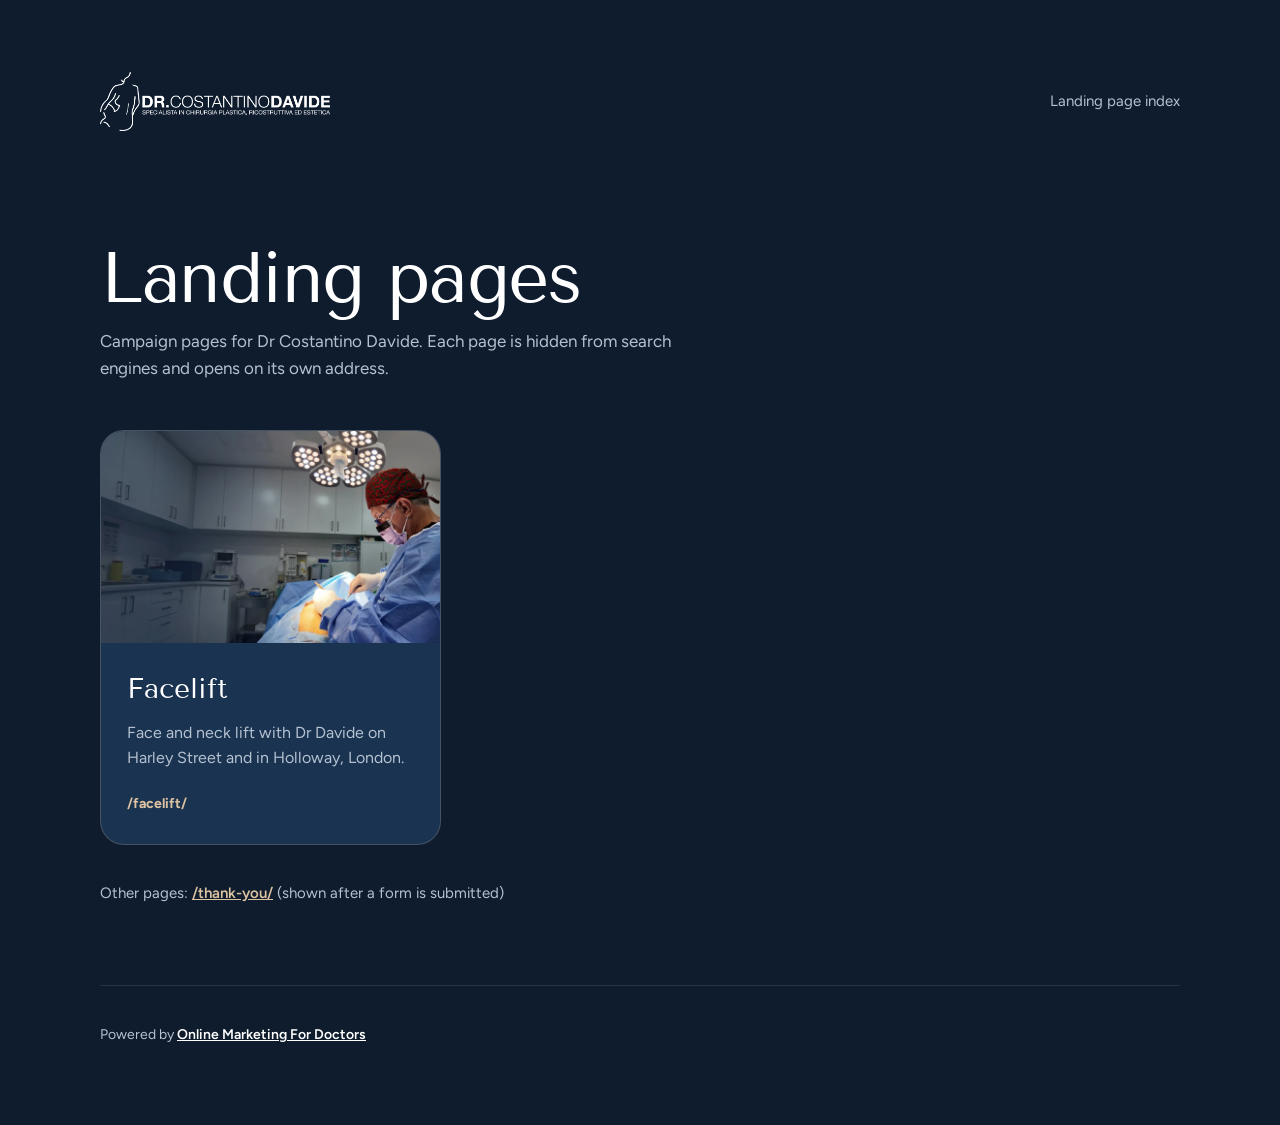
<file: index.html>
<!doctype html>
<html lang="en-GB">
<head>
  <script async src="https://www.googletagmanager.com/gtm.js?id=GTM-M39T7P9V"></script>
  <script>
    window.dataLayer = window.dataLayer || [];
    function gtag(){dataLayer.push(arguments);}
    gtag('js', new Date());
  </script>
  <meta charset="utf-8">
  <meta name="viewport" content="width=device-width, initial-scale=1">
  <meta name="robots" content="noindex, nofollow">
  <title>Landing Pages | Dr Costantino Davide</title>
  <meta name="theme-color" content="#1A3350">
  <link rel="icon" href="/assets/img/favicon.png" type="image/png">
  <link rel="preconnect" href="https://fonts.googleapis.com">
  <link rel="preconnect" href="https://fonts.gstatic.com" crossorigin>
  <link href="https://fonts.googleapis.com/css2?family=Tenor+Sans&family=Figtree:wght@400;500;600;700;800&display=swap" rel="stylesheet">
  <style>
    :root {
      --navy: #1A3350; --navy-deep: #12253B; --navy-ink: #0E1C2E;
      --brass: #C6A27A; --brass-light: #DDC3A2;
      --porcelain: #EEF1F4; --mist: #DCE3EA; --white: #FFFFFF;
      --on-navy: #E8EDF3; --on-navy-muted: #B4C1D0;
      --ease: cubic-bezier(.22, .61, .36, 1);
    }
    *, *::before, *::after { box-sizing: border-box; }
    body {
      margin: 0; min-height: 100vh;
      background: var(--navy-ink); color: var(--on-navy);
      font-family: "Figtree", system-ui, sans-serif; font-size: 1.0625rem; line-height: 1.6;
      -webkit-font-smoothing: antialiased;
    }
    img { display: block; max-width: 100%; height: auto; }
    a { color: inherit; }
    :focus-visible { outline: 2px solid var(--brass); outline-offset: 4px; border-radius: 8px; }
    .wrap { max-width: 1160px; margin-inline: auto; padding: clamp(32px, 6vw, 72px) clamp(16px, 4vw, 40px) 64px; }
    header { display: flex; justify-content: space-between; align-items: center; gap: 24px; flex-wrap: wrap; }
    header img { width: clamp(180px, 20vw, 230px); }
    header p { margin: 0; font-size: .9375rem; color: var(--on-navy-muted); }
    h1 {
      margin: clamp(56px, 9vw, 110px) 0 12px;
      font-family: "Tenor Sans", sans-serif; font-weight: 400;
      font-size: clamp(2.5rem, 6vw, 4.5rem); line-height: 1.04; letter-spacing: -0.02em; color: var(--white);
    }
    .intro { margin: 0 0 48px; max-width: 34em; color: var(--on-navy-muted); }
    .pages { list-style: none; margin: 0; padding: 0; display: grid; grid-template-columns: repeat(auto-fill, minmax(min(100%, 340px), 1fr)); gap: 28px; }
    .page-card {
      display: block; text-decoration: none; height: 100%;
      background: var(--navy); border: 1px solid rgba(221, 195, 162, .22); border-radius: 24px; overflow: hidden;
      transition: transform .4s var(--ease), border-color .4s var(--ease), box-shadow .4s var(--ease);
    }
    .page-card:hover { transform: translateY(-4px); border-color: var(--brass); box-shadow: 0 30px 60px -28px rgba(0, 0, 0, .7); }
    .page-card figure { margin: 0; aspect-ratio: 16 / 10; overflow: hidden; }
    .page-card figure img { width: 100%; height: 100%; object-fit: cover; object-position: 75% 30%; transition: transform 1.2s var(--ease); }
    .page-card:hover figure img { transform: scale(1.04); }
    .page-body { padding: 24px 26px 28px; }
    .page-body h2 { margin: 0; font-family: "Tenor Sans", sans-serif; font-weight: 400; font-size: 1.75rem; color: var(--white); }
    .page-body p { margin: 8px 0 18px; color: var(--on-navy-muted); font-size: 1rem; }
    .page-url { font-size: .875rem; font-weight: 700; color: var(--brass-light); }
    .other-pages { margin: 36px 0 0; font-size: .9375rem; color: var(--on-navy-muted); }
    .other-pages a { color: var(--brass-light); font-weight: 600; }
    footer { margin-top: 80px; padding-top: 24px; border-top: 1px solid rgba(255, 255, 255, .1); font-size: .875rem; color: var(--on-navy-muted); }
    footer a { color: var(--white); font-weight: 600; }
    @media (prefers-reduced-motion: reduce) { * { transition: none !important; } }
  </style>
</head>
<body>
  <div class="wrap">
    <header>
      <img src="/assets/img/logos/logo-white.webp" alt="Dr Costantino Davide" width="900" height="230">
      <p>Landing page index</p>
    </header>

    <main>
      <h1>Landing pages</h1>
      <p class="intro">Campaign pages for Dr Costantino Davide. Each page is hidden from search engines and opens on its own address.</p>

      <ul class="pages">
        <li>
          <a class="page-card" href="/facelift/">
            <figure><img src="/assets/img/gen/theatre-hero-1400.webp" alt="" width="1400" height="939" loading="lazy"></figure>
            <div class="page-body">
              <h2>Facelift</h2>
              <p>Face and neck lift with Dr Davide on Harley Street and in Holloway, London.</p>
              <span class="page-url">/facelift/</span>
            </div>
          </a>
        </li>
      </ul>

      <p class="other-pages">Other pages: <a href="/thank-you/">/thank-you/</a> (shown after a form is submitted)</p>
    </main>

    <footer>
      <p>Powered by <a href="https://onlinemarketingfordoctors.com/" target="_blank" rel="noopener">Online Marketing For Doctors</a></p>
    </footer>
  </div>
</body>
</html>
</file>
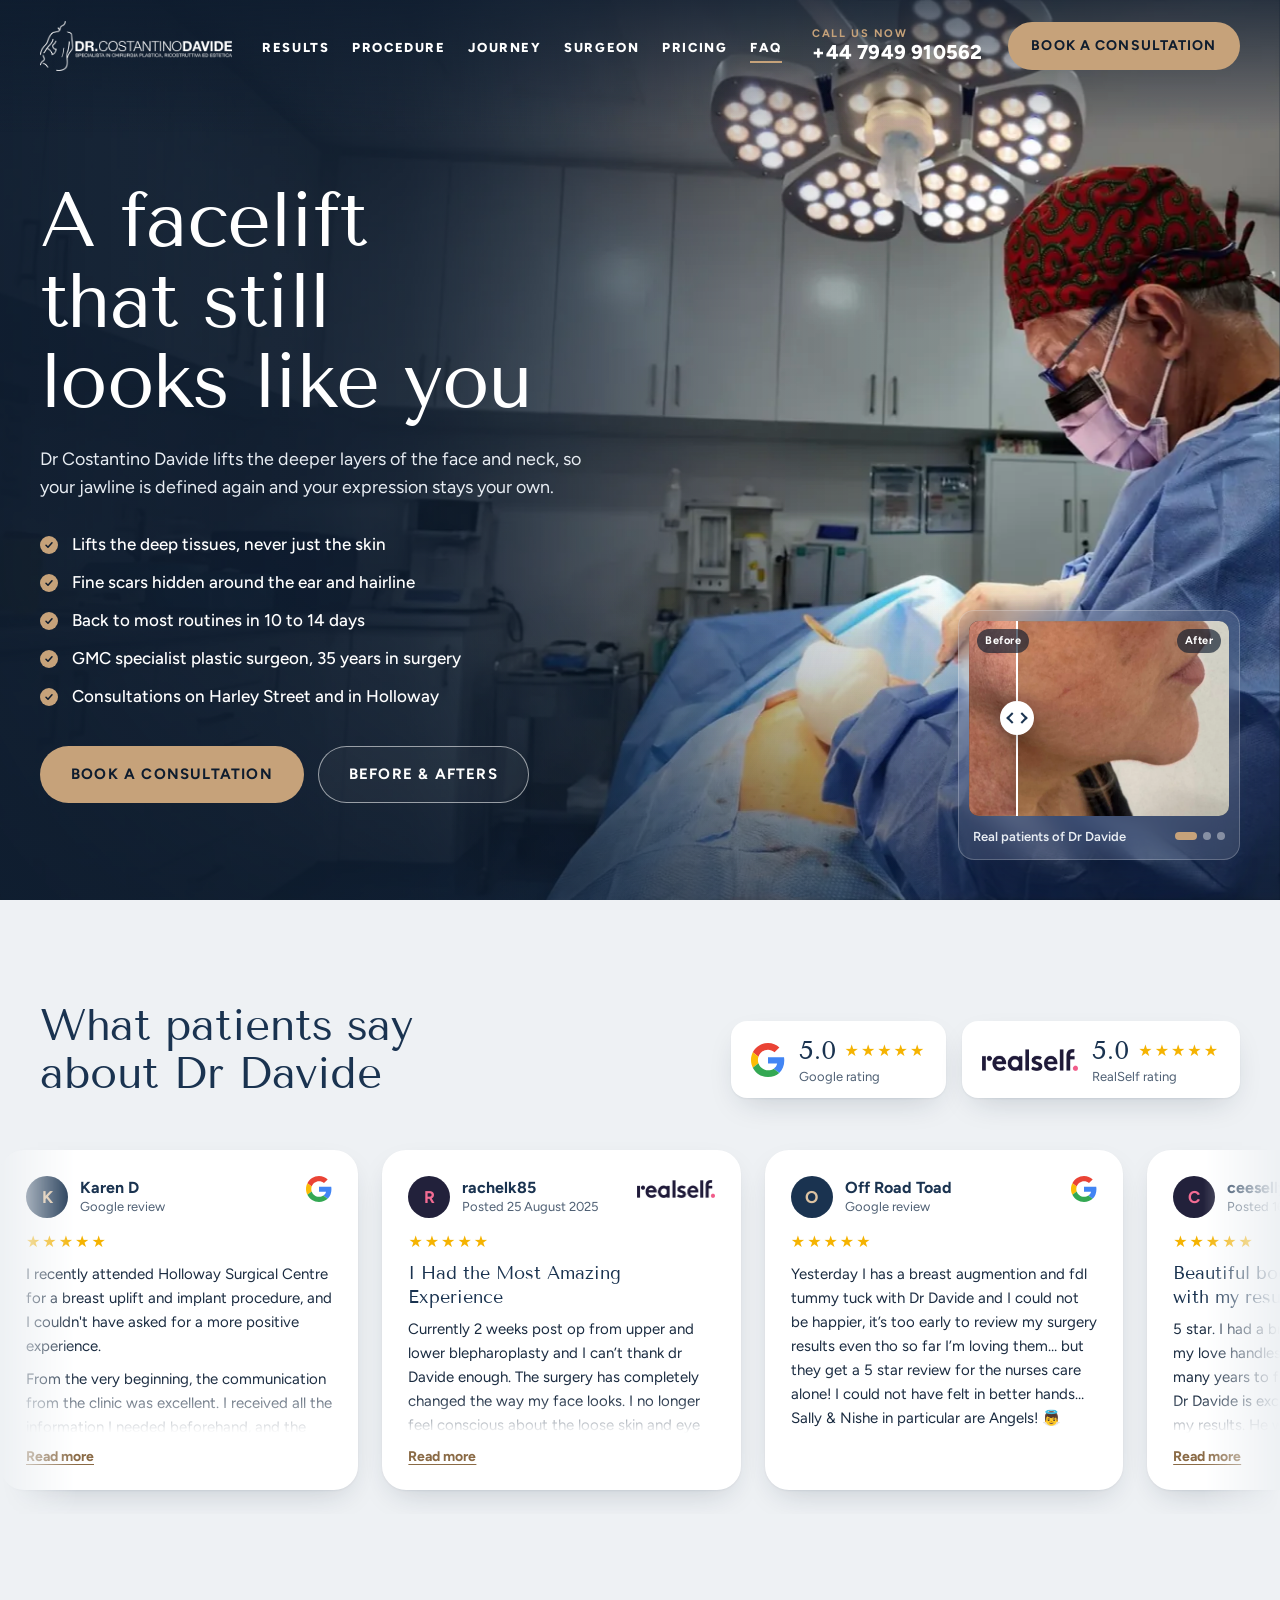
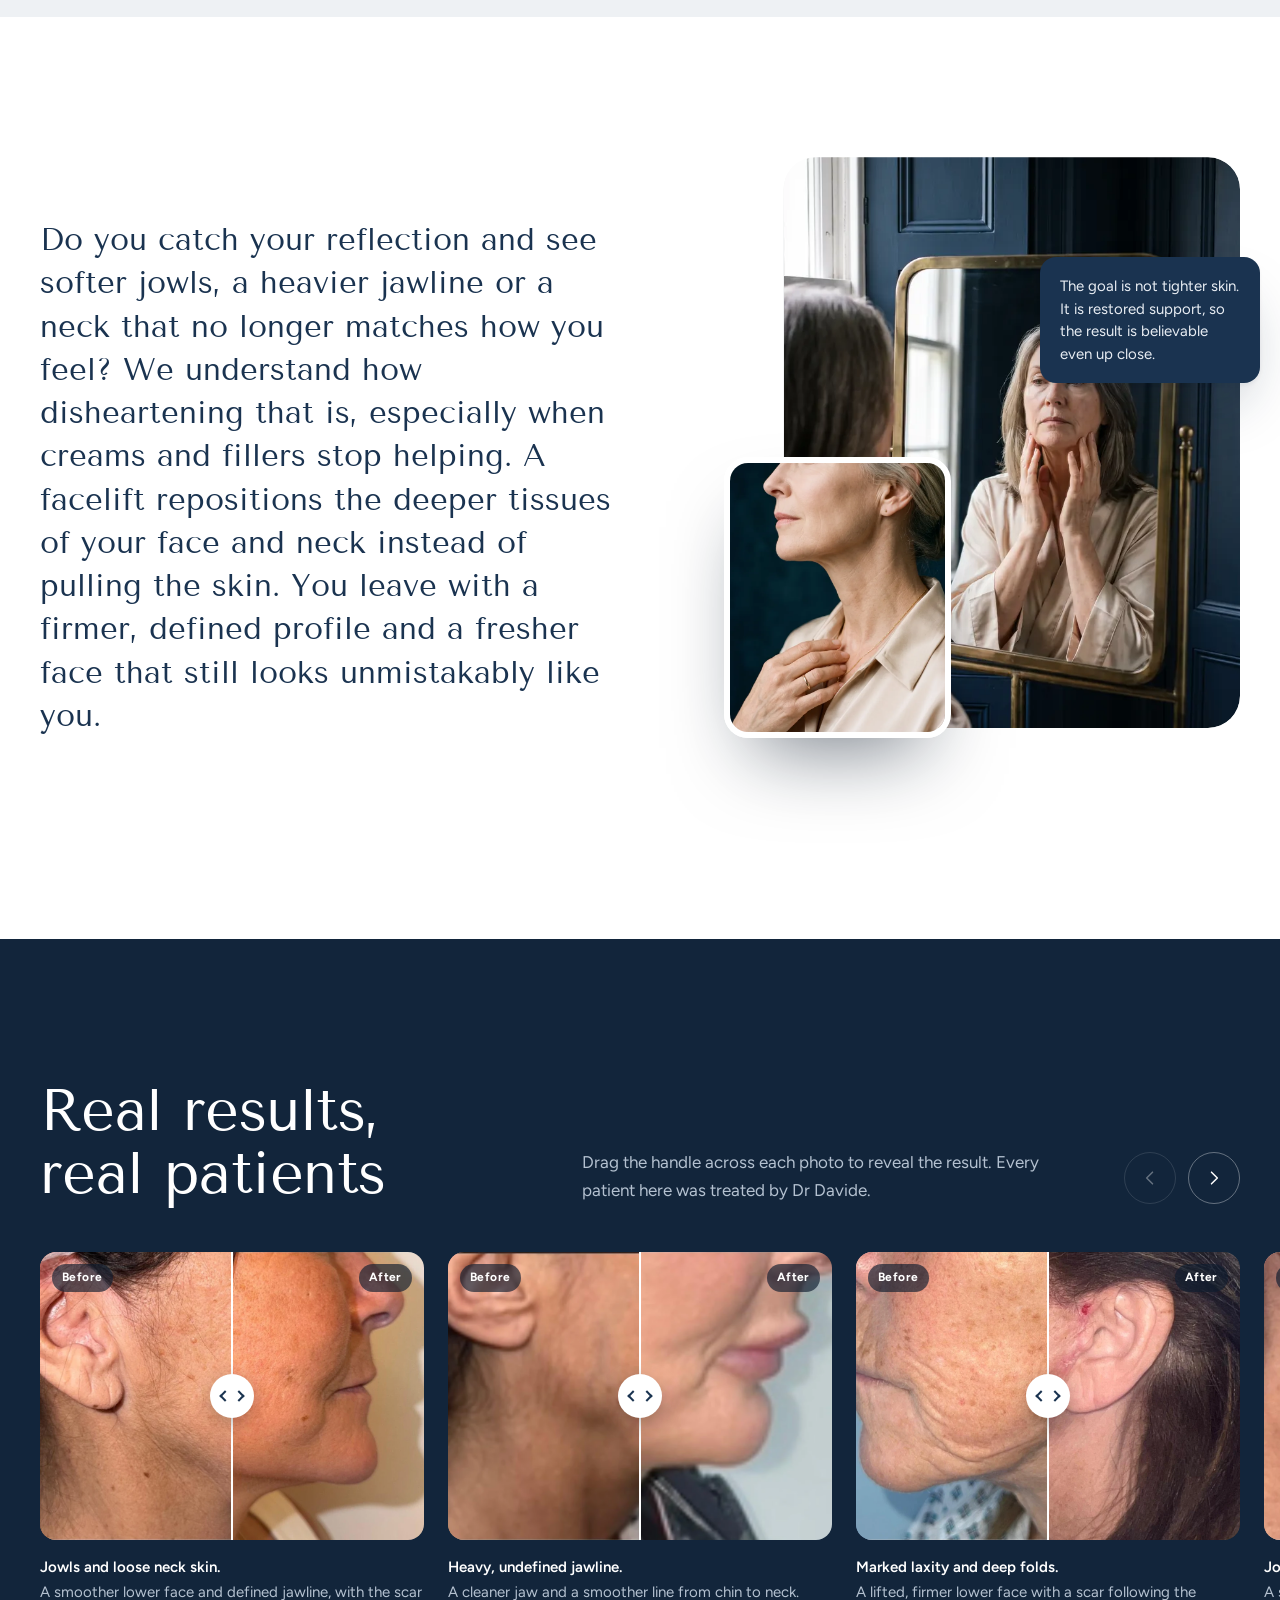
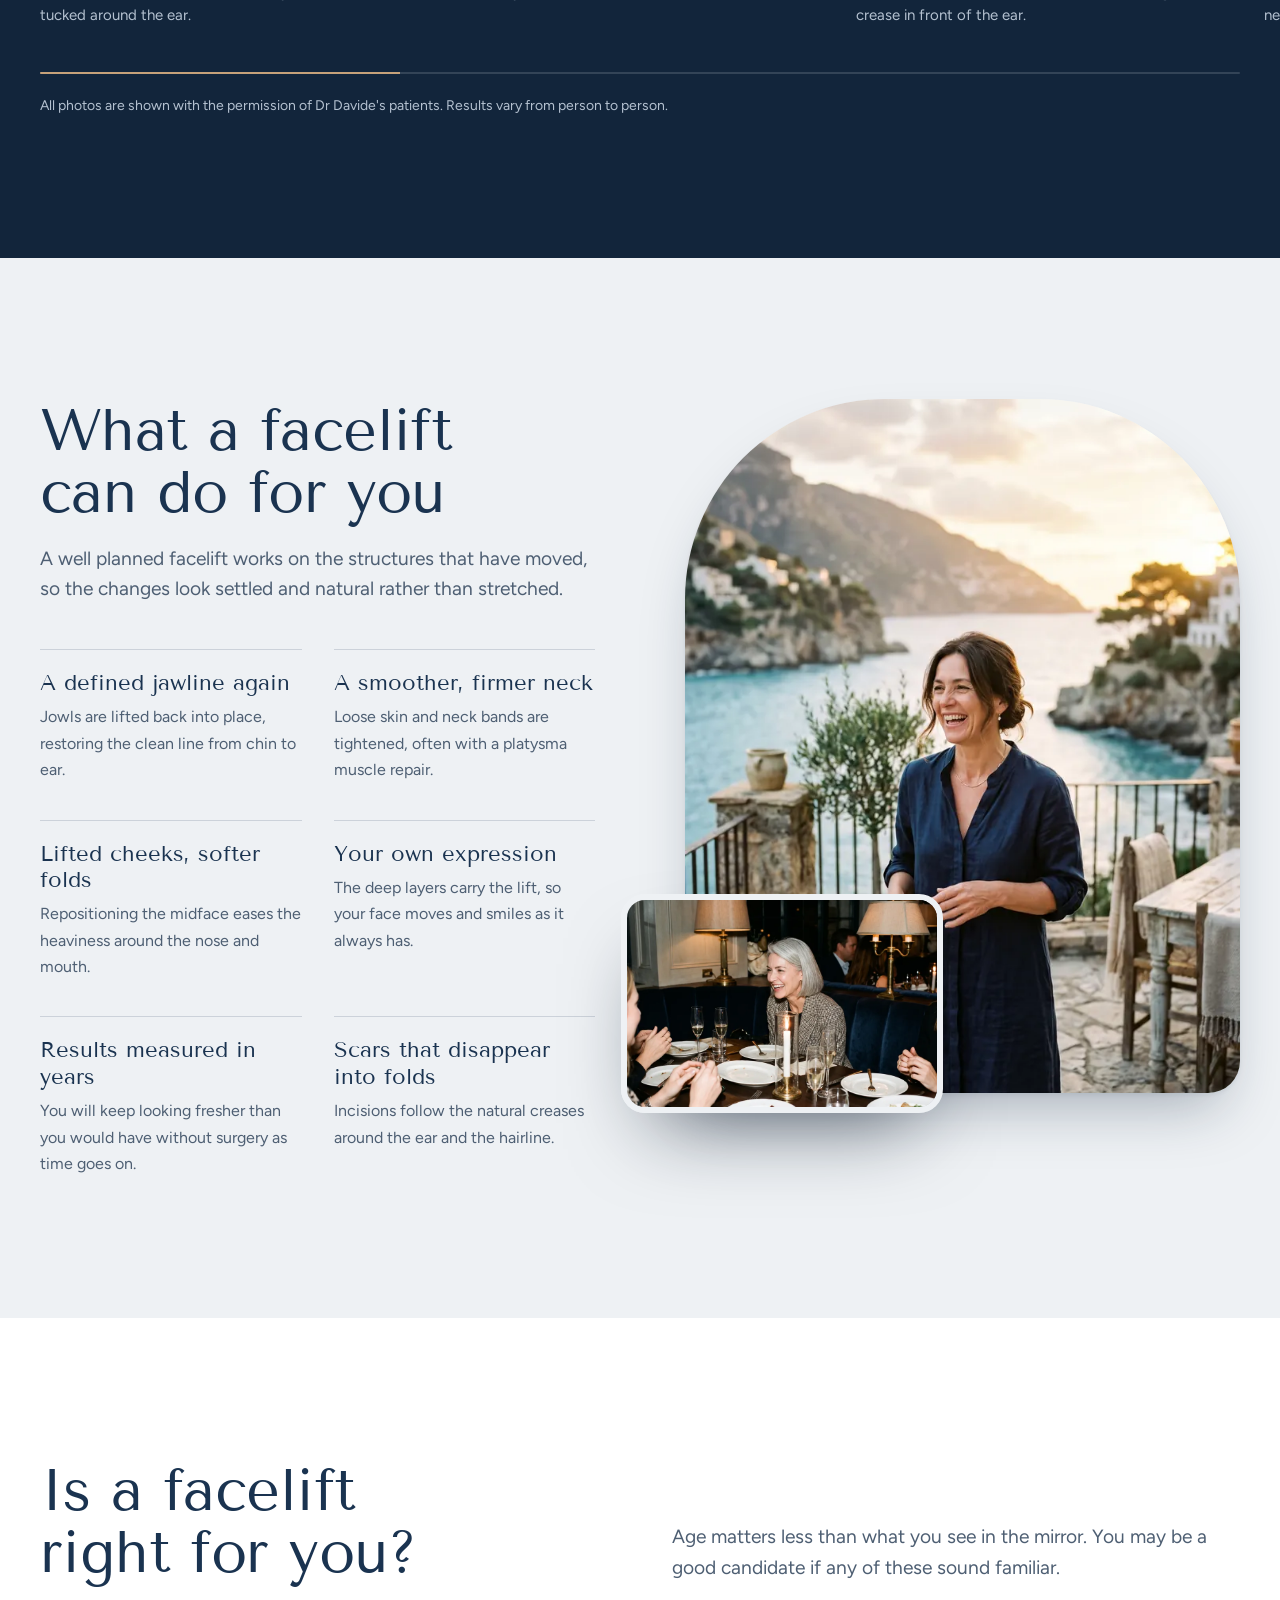
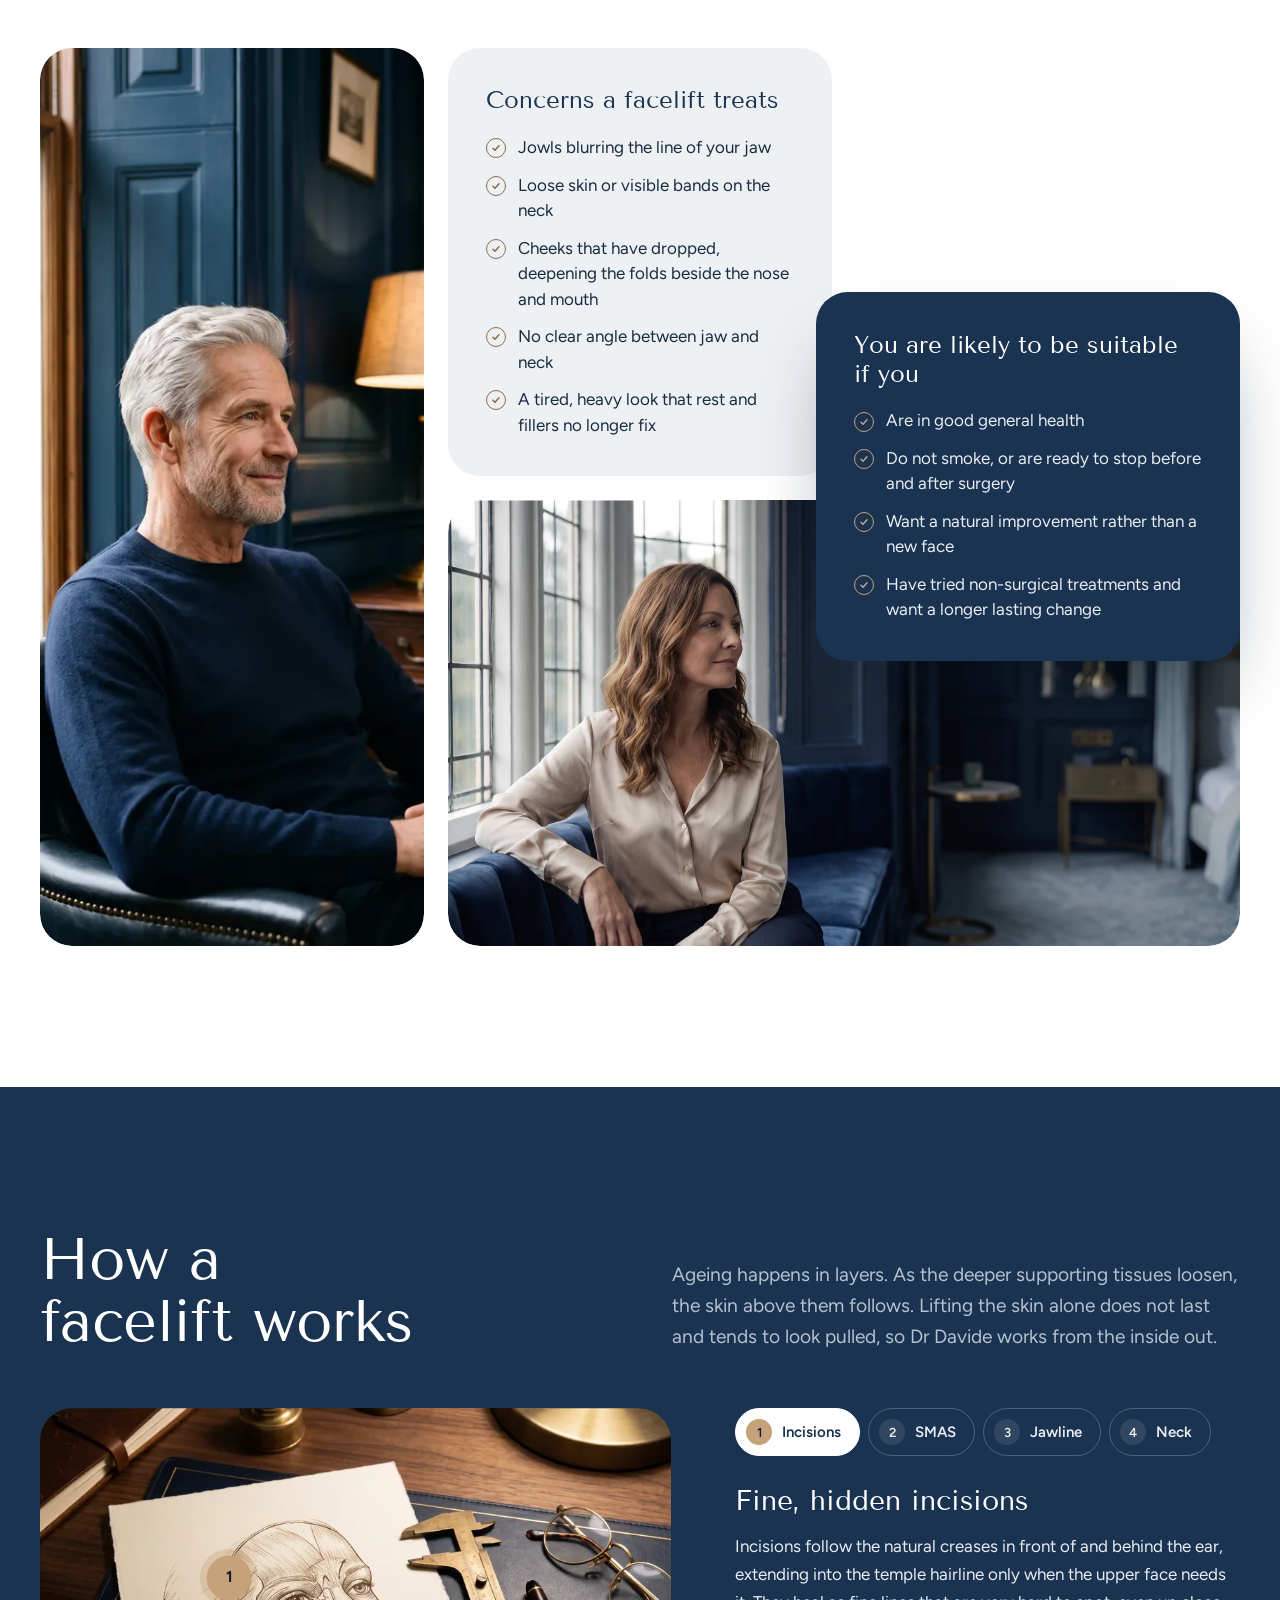
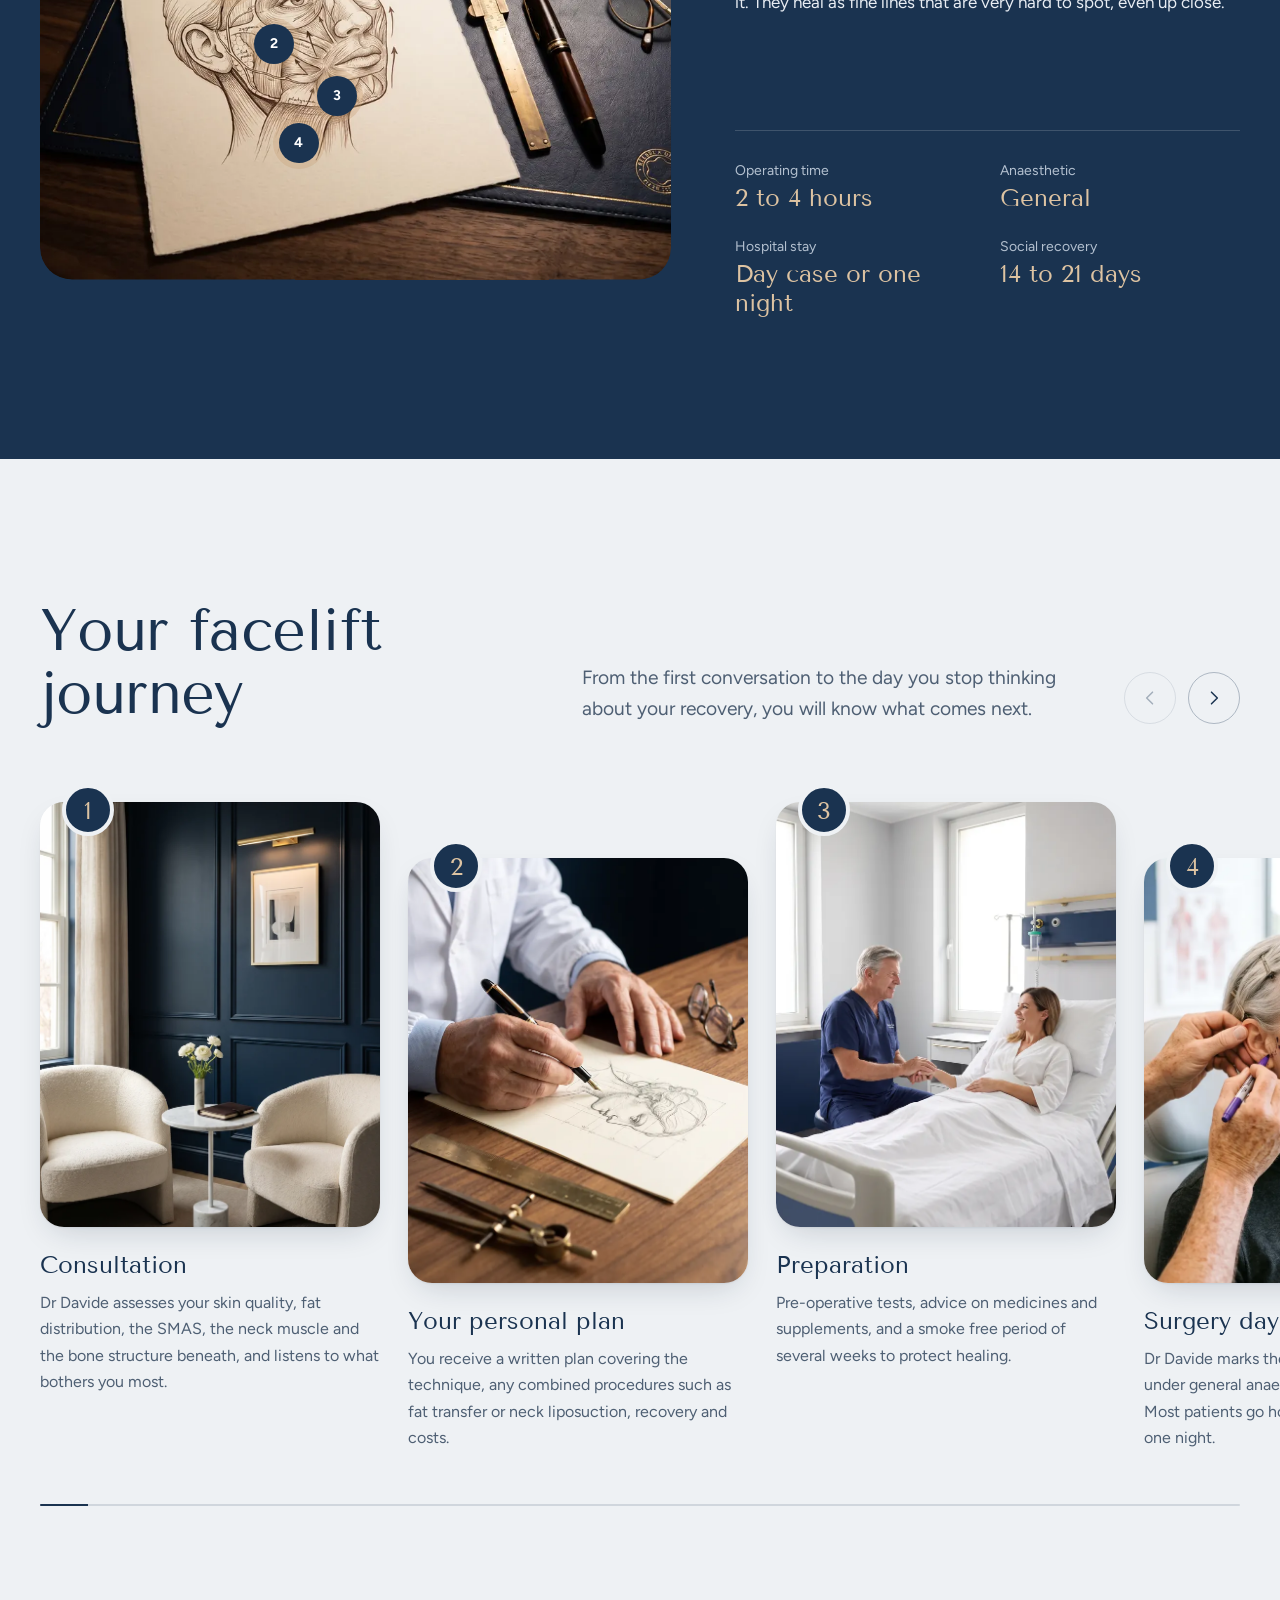
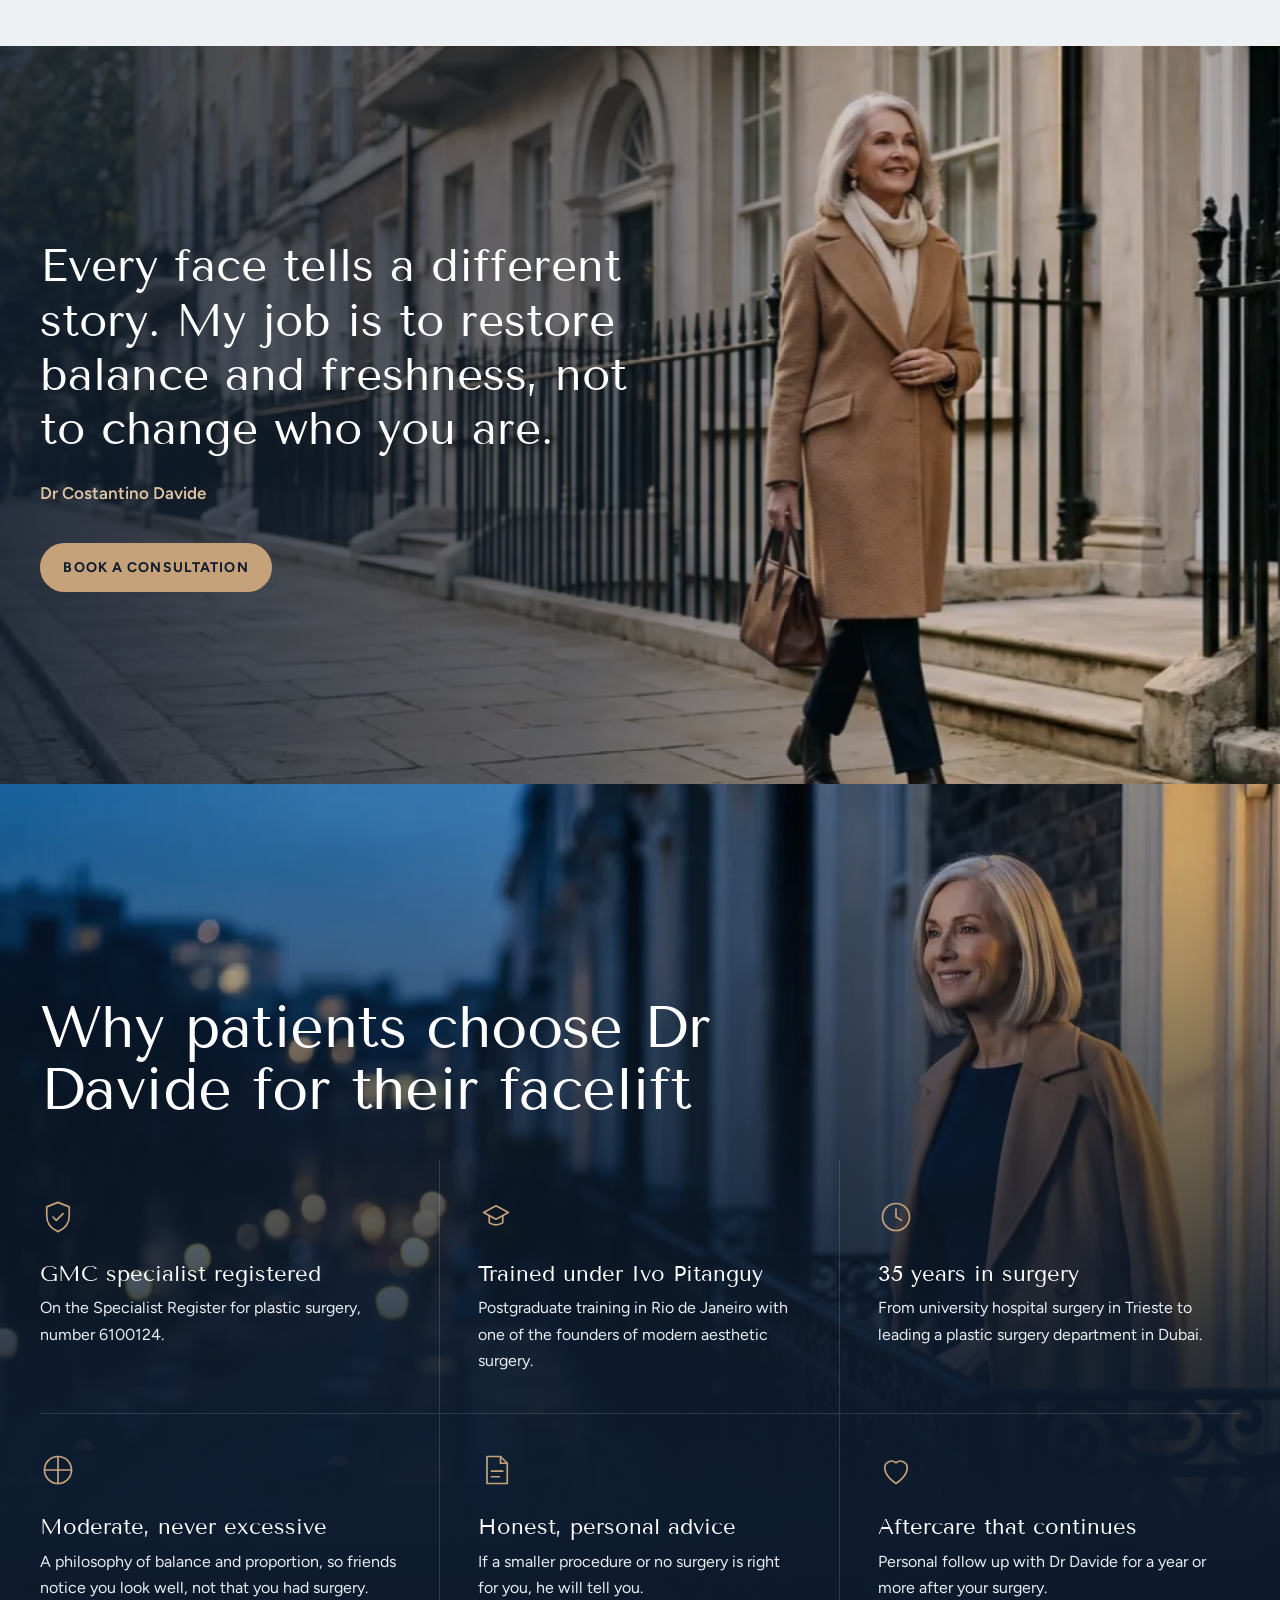
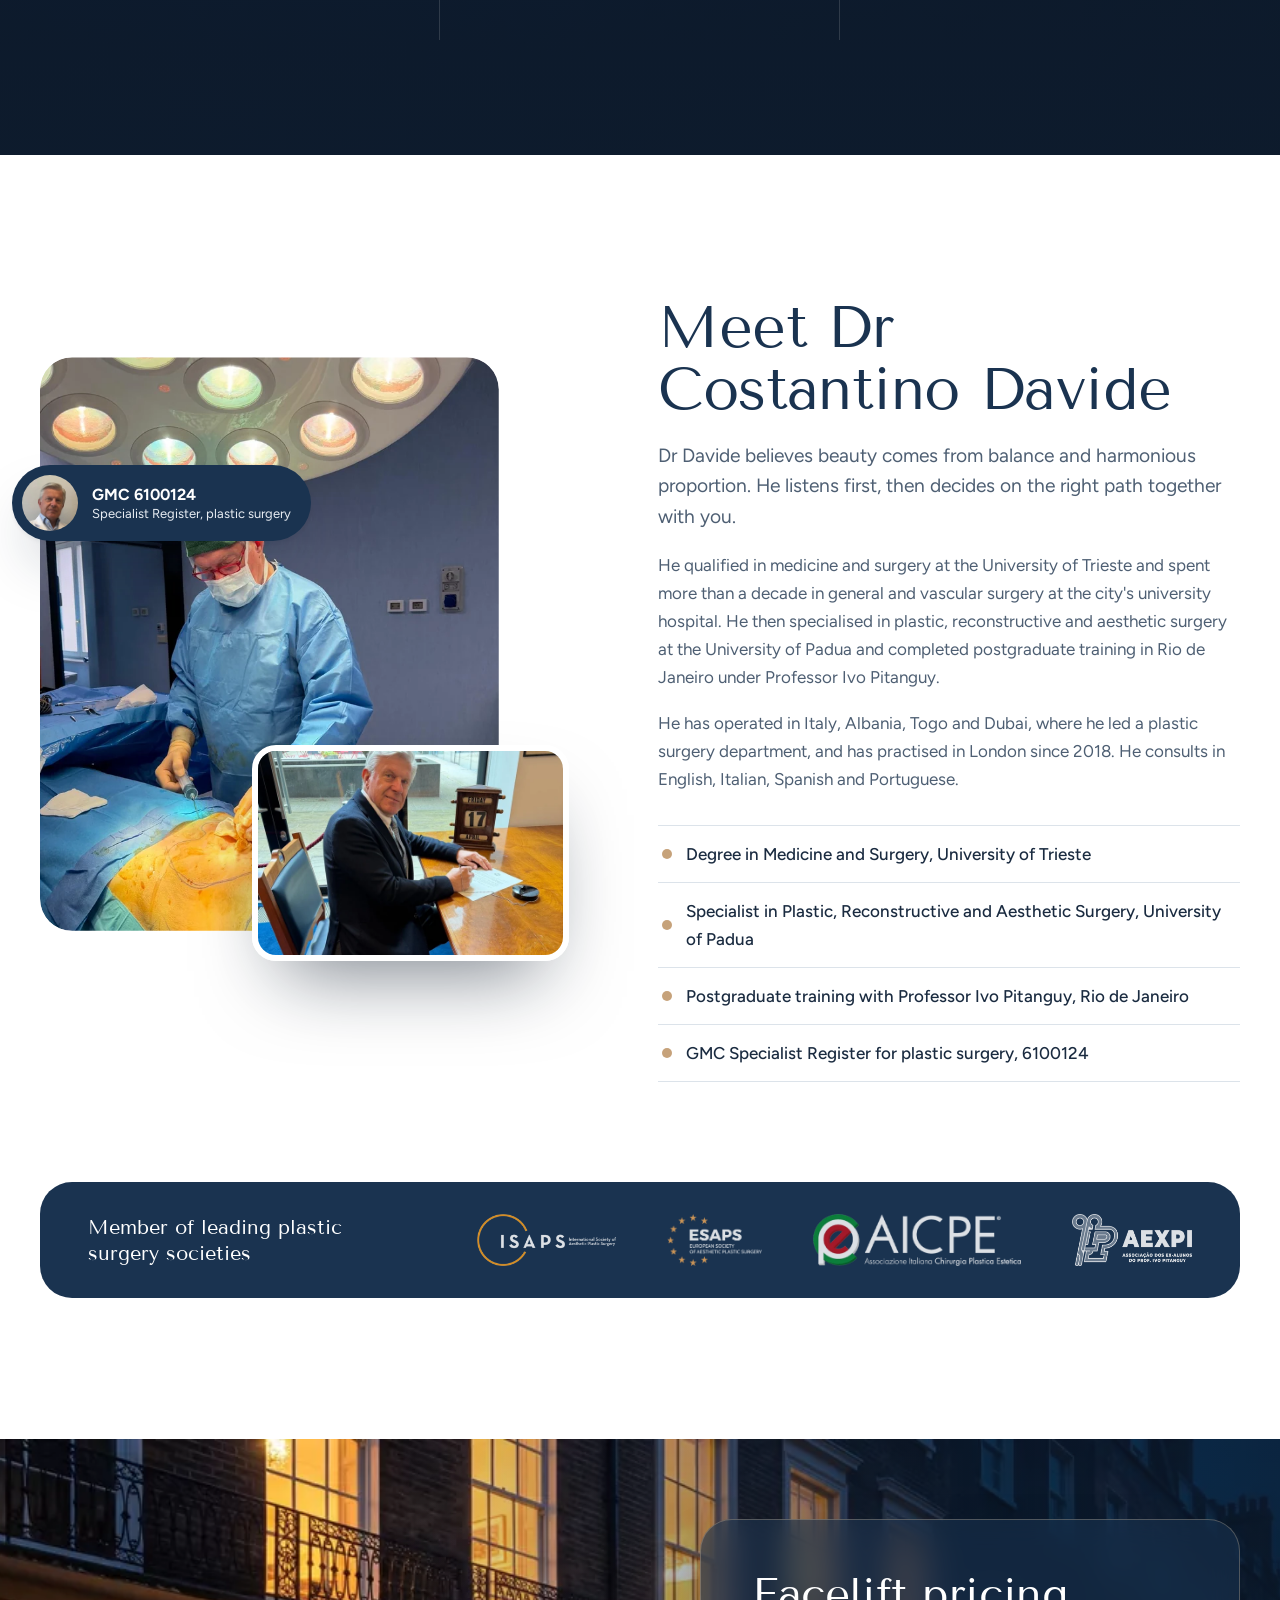
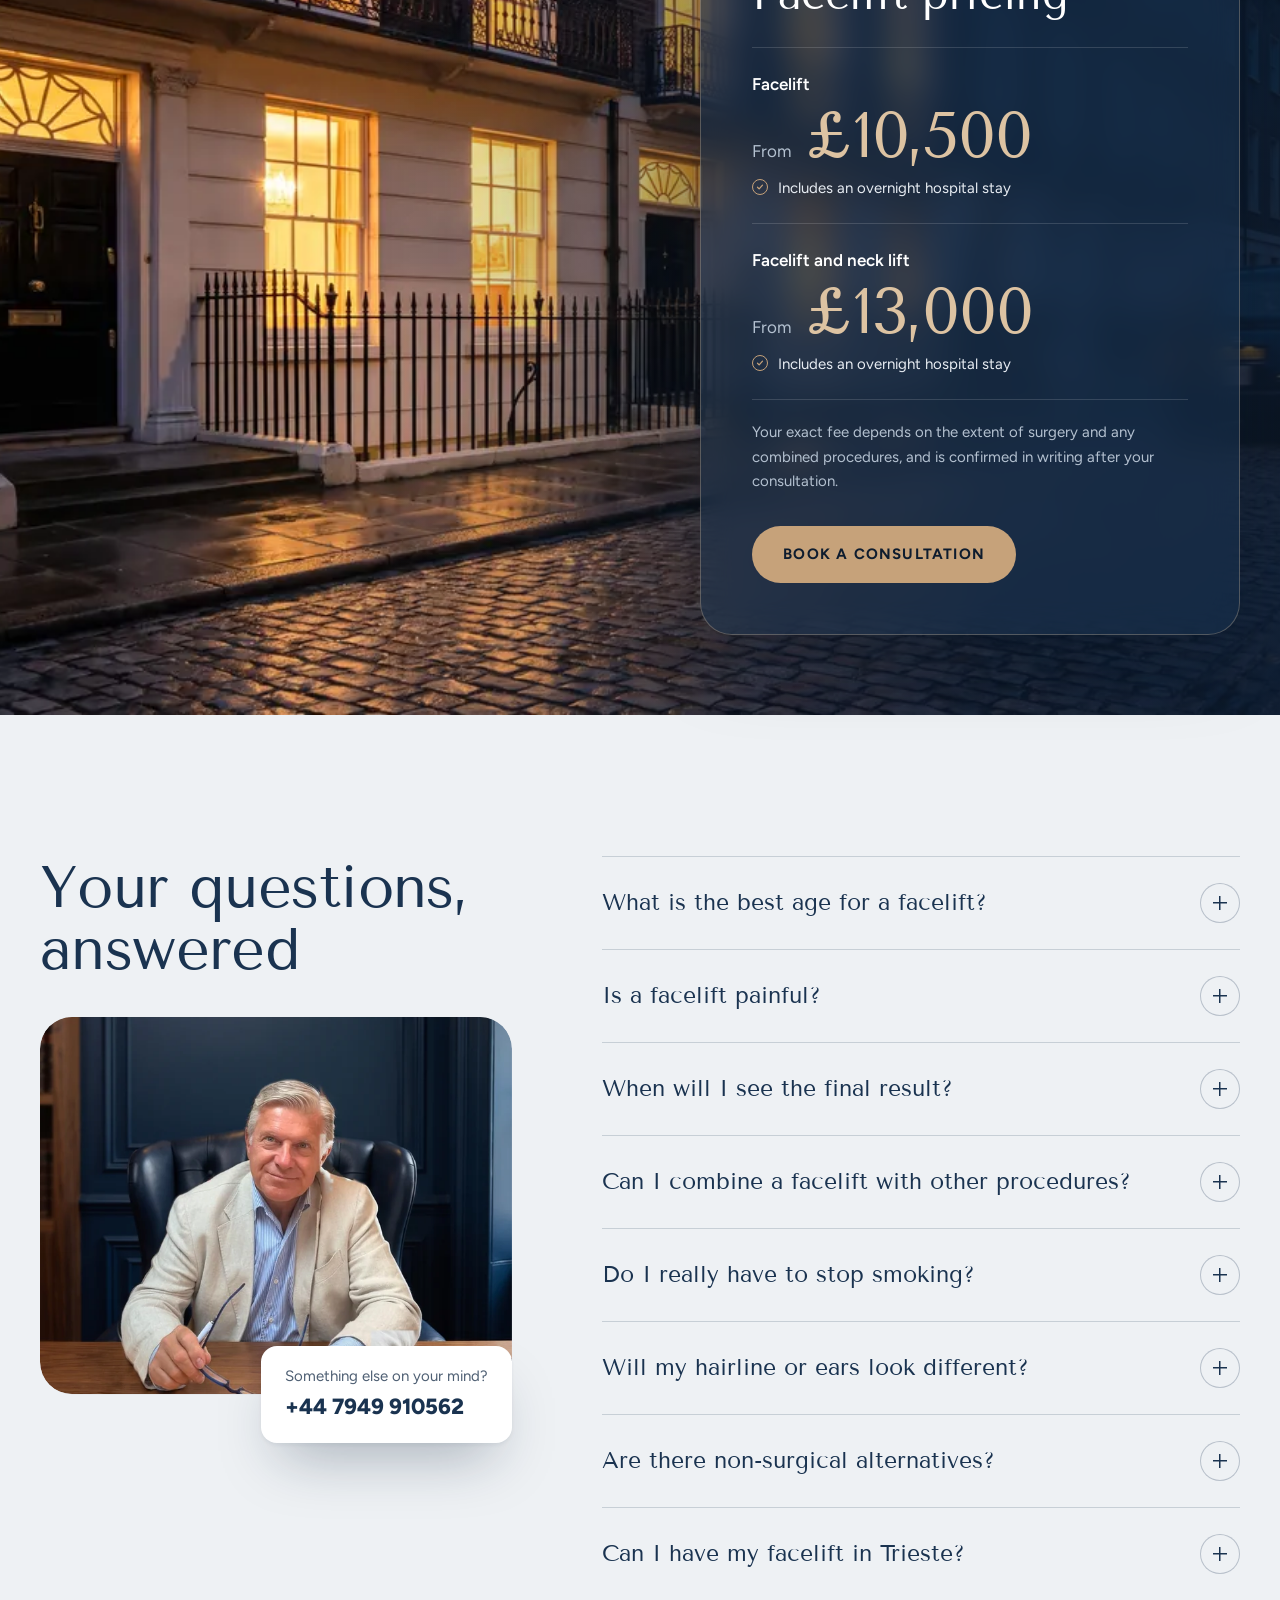
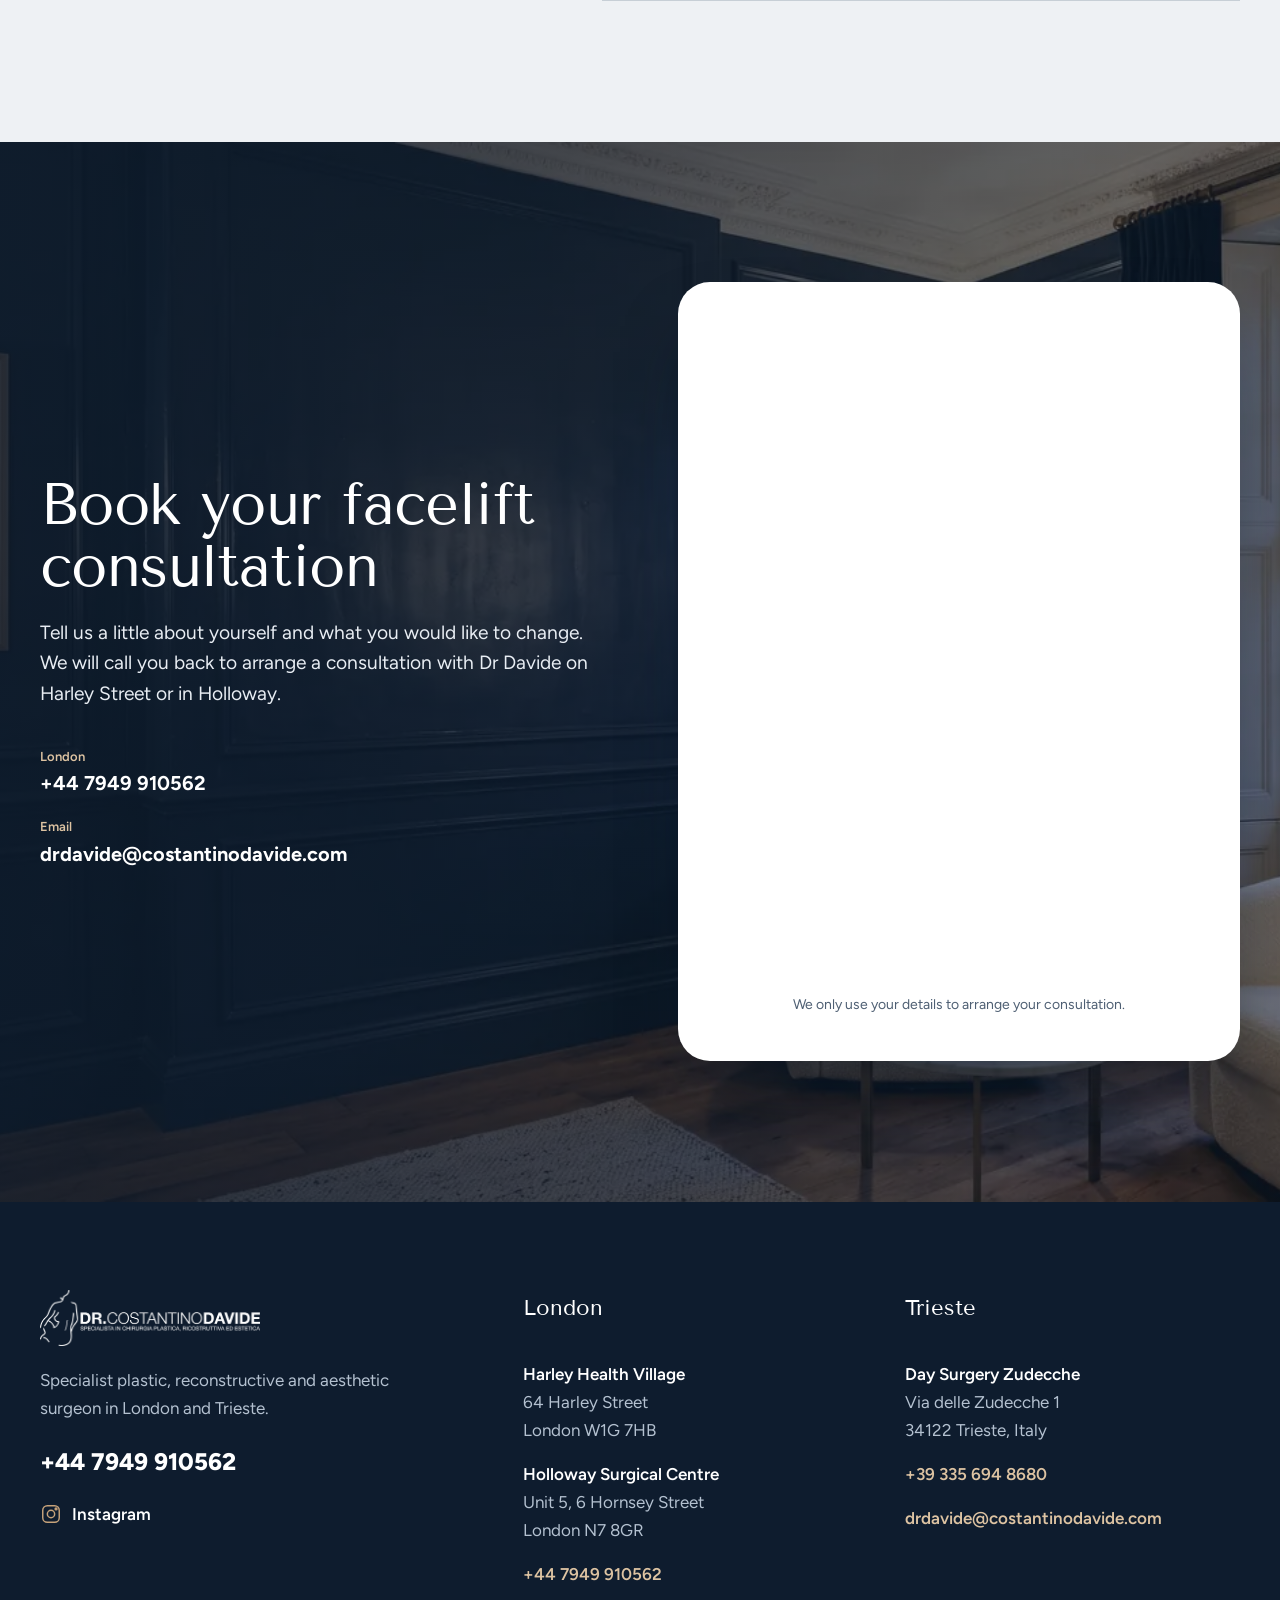
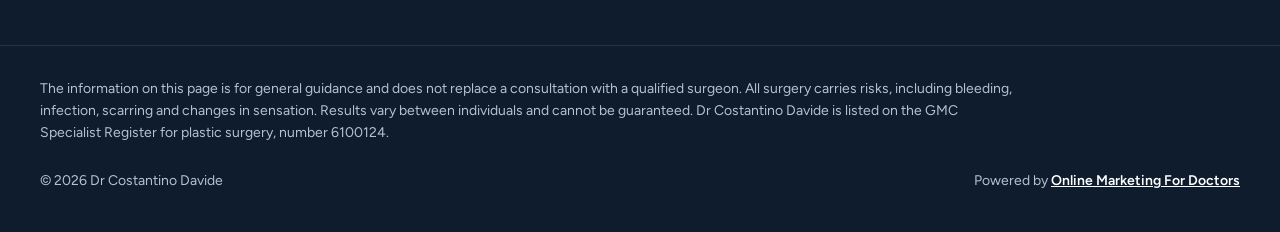
<file: facelift/index.html>
<!doctype html>
<html lang="en-GB">
<head>
  <script async src="https://www.googletagmanager.com/gtm.js?id=GTM-M39T7P9V"></script>
  <script>
    window.dataLayer = window.dataLayer || [];
    function gtag(){dataLayer.push(arguments);}
    gtag('js', new Date());
  </script>
  <meta charset="utf-8">
  <meta name="viewport" content="width=device-width, initial-scale=1">
  <meta name="robots" content="noindex, nofollow">
  <title>Facelift in London | Dr Costantino Davide</title>
  <meta name="description" content="Facelift and neck lift with Dr Costantino Davide, GMC specialist plastic surgeon on Harley Street and in Holloway, London. Natural, lasting results that still look like you.">
  <meta name="theme-color" content="#1A3350">
  <link rel="icon" href="/assets/img/favicon.png" type="image/png">
  <link rel="preconnect" href="https://fonts.googleapis.com">
  <link rel="preconnect" href="https://fonts.gstatic.com" crossorigin>
  <link href="https://fonts.googleapis.com/css2?family=Tenor+Sans&family=Figtree:wght@400;500;600;700;800&display=swap" rel="stylesheet">
  <link rel="preload" as="image" imagesrcset="/assets/img/gen/theatre-hero-1400.webp 1400w, /assets/img/gen/theatre-hero-2000.webp 2000w" imagesizes="100vw" media="(min-width: 900px)">
  <link rel="preload" as="image" imagesrcset="/assets/img/gen/theatre-hero-mobile-900.webp 900w, /assets/img/gen/theatre-hero-mobile-1500.webp 1300w" imagesizes="100vw" media="(max-width: 899px)">
  <link rel="stylesheet" href="/assets/css/styles.css">
</head>
<body>
  <a class="skip-link" href="#main">Skip to content</a>

  <!-- ============ HEADER ============ -->
  <header class="site-header" data-header>
    <div class="header-inner">
      <a class="header-logo" href="#top" aria-label="Dr Costantino Davide, back to top">
        <img class="logo-white" src="/assets/img/logos/logo-white.webp" alt="Dr Costantino Davide" width="900" height="230">
        <img class="logo-blue" src="/assets/img/logos/logo-blue.webp" alt="" width="900" height="230" aria-hidden="true">
      </a>
      <a class="btn btn-brass header-mobile-cta" href="#book">Book a consultation</a>

      <nav class="header-nav" aria-label="Page sections">
        <ul>
          <li><a href="#results">Results</a></li>
          <li><a href="#procedure">Procedure</a></li>
          <li><a href="#journey">Journey</a></li>
          <li><a href="#surgeon">Surgeon</a></li>
          <li><a href="#pricing">Pricing</a></li>
          <li><a href="#faq">FAQ</a></li>
        </ul>
      </nav>

      <a class="header-phone" href="tel:+447949910562">
        <span class="header-phone-label">Call us now</span>
        <span class="header-phone-number">+44 7949 910562</span>
      </a>
      <a class="btn btn-brass header-cta" href="#book">Book a consultation</a>

      <div class="header-icons">
        <a class="icon-btn" href="tel:+447949910562" aria-label="Call +44 7949 910562">
          <svg viewBox="0 0 24 24" aria-hidden="true"><path d="M6.6 10.8a15.1 15.1 0 0 0 6.6 6.6l2.2-2.2a1 1 0 0 1 1-.25 11.4 11.4 0 0 0 3.6.57 1 1 0 0 1 1 1V20a1 1 0 0 1-1 1A17 17 0 0 1 3 4a1 1 0 0 1 1-1h3.5a1 1 0 0 1 1 1c0 1.25.2 2.45.57 3.57a1 1 0 0 1-.25 1z"/></svg>
        </a>
        <button class="icon-btn menu-toggle" type="button" aria-label="Open menu" aria-expanded="false" aria-controls="mobile-menu" data-menu-toggle>
          <span></span><span></span><span></span>
        </button>
      </div>
    </div>

    <div class="mobile-menu" id="mobile-menu" data-mobile-menu hidden>
      <nav aria-label="Page sections, mobile">
        <ul>
          <li><a href="#results">Results</a></li>
          <li><a href="#procedure">Procedure</a></li>
          <li><a href="#journey">Journey</a></li>
          <li><a href="#surgeon">Surgeon</a></li>
          <li><a href="#pricing">Pricing</a></li>
          <li><a href="#faq">FAQ</a></li>
        </ul>
      </nav>
      <a class="mobile-menu-phone" href="tel:+447949910562"><span>Call us now</span>+44 7949 910562</a>
      <a class="btn btn-brass" href="#book">Book a consultation</a>
    </div>
  </header>

  <main id="main">

    <!-- ============ HERO ============ -->
    <section class="hero" id="top" aria-labelledby="hero-title">
      <div class="hero-media" aria-hidden="true">
        <picture>
          <source media="(max-width: 899px)" srcset="/assets/img/gen/theatre-hero-mobile-900.webp 900w, /assets/img/gen/theatre-hero-mobile-1500.webp 1300w" sizes="100vw">
          <img src="/assets/img/gen/theatre-hero-2000.webp" srcset="/assets/img/gen/theatre-hero-1400.webp 1400w, /assets/img/gen/theatre-hero-2000.webp 2000w" sizes="100vw" alt="" width="2000" height="1342" fetchpriority="high">
        </picture>
      </div>

      <div class="hero-inner">
        <div class="hero-copy">
          <h1 id="hero-title" class="hero-title">A facelift that still looks like you</h1>
          <p class="hero-sub">Dr Costantino Davide lifts the deeper layers of the face and neck, so your jawline is defined again and your expression stays your own.</p>
          <ul class="hero-points">
            <li>Lifts the deep tissues, never just the skin</li>
            <li>Fine scars hidden around the ear and hairline</li>
            <li>Back to most routines in 10 to 14 days</li>
            <li>GMC specialist plastic surgeon, 35 years in surgery</li>
            <li>Consultations on Harley Street and in Holloway</li>
          </ul>
          <div class="hero-actions">
            <a class="btn btn-brass btn-lg" href="#book">Book a consultation</a>
            <a class="btn btn-ghost btn-lg" href="#results">Before &amp; afters</a>
          </div>
        </div>

        <aside class="hero-ba" aria-label="Before and after preview" data-hero-ba>
          <div class="compare compare--mini" data-compare style="--pos: 50%">
            <img class="compare-after" src="/assets/img/ba/p05-after.webp" alt="Patient after facelift" width="841" height="631" data-hero-after>
            <div class="compare-before"><img src="/assets/img/ba/p05-before.webp" alt="Same patient before facelift" width="841" height="631" data-hero-before></div>
            <span class="compare-handle" aria-hidden="true"><span></span></span>
            <input class="compare-range" type="range" min="0" max="100" value="50" aria-label="Drag to compare before and after">
            <span class="compare-tag compare-tag--before">Before</span>
            <span class="compare-tag compare-tag--after">After</span>
          </div>
          <div class="hero-ba-foot">
            <p>Real patients of Dr Davide</p>
            <div class="hero-ba-dots" role="tablist" aria-label="Choose a patient">
              <button type="button" role="tab" aria-selected="true" aria-label="Patient 1" data-hero-dot="0"></button>
              <button type="button" role="tab" aria-selected="false" aria-label="Patient 2" data-hero-dot="1"></button>
              <button type="button" role="tab" aria-selected="false" aria-label="Patient 3" data-hero-dot="2"></button>
            </div>
          </div>
        </aside>
      </div>
    </section>

    <!-- ============ REVIEWS ============ -->
    <section class="reviews" aria-labelledby="reviews-title">
      <div class="container reviews-head">
        <h2 id="reviews-title" class="display-md">What patients say about Dr Davide</h2>
        <div class="review-badges">
          <div class="review-badge">
            <svg class="badge-logo badge-logo--google" viewBox="0 0 48 48" role="img" aria-label="Google"><path fill="#EA4335" d="M24 9.5c3.54 0 6.71 1.22 9.21 3.6l6.85-6.85C35.9 2.38 30.47 0 24 0 14.62 0 6.51 5.38 2.56 13.22l7.98 6.19C12.43 13.72 17.74 9.5 24 9.5z"/><path fill="#4285F4" d="M46.98 24.55c0-1.57-.15-3.09-.38-4.55H24v9.02h12.94c-.58 2.96-2.26 5.48-4.78 7.18l7.73 6c4.51-4.18 7.09-10.36 7.09-17.65z"/><path fill="#FBBC05" d="M10.53 28.59c-.48-1.45-.76-2.99-.76-4.59s.27-3.14.76-4.59l-7.98-6.19C.92 16.46 0 20.12 0 24c0 3.88.92 7.54 2.56 10.78l7.97-6.19z"/><path fill="#34A853" d="M24 48c6.48 0 11.93-2.13 15.89-5.81l-7.73-6c-2.15 1.45-4.92 2.3-8.16 2.3-6.26 0-11.57-4.22-13.47-9.91l-7.98 6.19C6.51 42.62 14.62 48 24 48z"/></svg>
            <div><span class="badge-score">5.0</span><span class="review-stars" role="img" aria-label="5 out of 5 stars">★★★★★</span><span class="badge-label">Google rating</span></div>
          </div>
          <div class="review-badge">
            <img class="badge-logo badge-logo--realself" src="/assets/img/reviews/realself.webp" alt="RealSelf" width="627" height="141" loading="lazy">
            <div><span class="badge-score">5.0</span><span class="review-stars" role="img" aria-label="5 out of 5 stars">★★★★★</span><span class="badge-label">RealSelf rating</span></div>
          </div>
        </div>
      </div>
      <div class="reviews-marquee" data-reviews>
        <ul class="reviews-track">
          <li class="review-card review-card--google">
            <div class="review-top">
              <span class="review-avatar" aria-hidden="true">K</span>
              <div class="review-who"><strong>Karen D</strong><span>Google review</span></div>
              <svg class="review-logo review-logo--google" viewBox="0 0 48 48" role="img" aria-label="Google"><path fill="#EA4335" d="M24 9.5c3.54 0 6.71 1.22 9.21 3.6l6.85-6.85C35.9 2.38 30.47 0 24 0 14.62 0 6.51 5.38 2.56 13.22l7.98 6.19C12.43 13.72 17.74 9.5 24 9.5z"/><path fill="#4285F4" d="M46.98 24.55c0-1.57-.15-3.09-.38-4.55H24v9.02h12.94c-.58 2.96-2.26 5.48-4.78 7.18l7.73 6c4.51-4.18 7.09-10.36 7.09-17.65z"/><path fill="#FBBC05" d="M10.53 28.59c-.48-1.45-.76-2.99-.76-4.59s.27-3.14.76-4.59l-7.98-6.19C.92 16.46 0 20.12 0 24c0 3.88.92 7.54 2.56 10.78l7.97-6.19z"/><path fill="#34A853" d="M24 48c6.48 0 11.93-2.13 15.89-5.81l-7.73-6c-2.15 1.45-4.92 2.3-8.16 2.3-6.26 0-11.57-4.22-13.47-9.91l-7.98 6.19C6.51 42.62 14.62 48 24 48z"/></svg>
            </div>
            <span class="review-stars" role="img" aria-label="5 out of 5 stars">★★★★★</span>
            <div class="review-text" data-review-text><p>I recently attended Holloway Surgical Centre for a breast uplift and implant procedure, and I couldn&#x27;t have asked for a more positive experience.</p><p>From the very beginning, the communication from the clinic was excellent. I received all the information I needed beforehand, and the anaesthetist called me personally to discuss my medical history and explain everything about the procedure. This really helped me feel confident, reassured, and comfortable before the day of surgery.</p><p>On arrival, I was greeted by the lovely Syida, who immediately made me feel welcome. I was then looked after by a wonderful nursing team who were kind, professional, and attentive throughout my stay.</p><p>My procedure was carried out under the skilled hands of Dr Davide, and before I knew it, I was waking up in recovery. I was given a nutritious snack and received such attentive, compassionate care while I recovered.</p><p>Before leaving the clinic, I was provided with all my medications, clear post-operative instructions, an emergency contact number for any concerns, and my first follow-up appointment for the following week. I also received a phone call the next day to check on how I was doing, which I really appreciated.</p><p>Following my second follow-up appointment, I have now been discharged from the clinic and am looking forward to seeing my consultant again in a few months to review my final results once the swelling has settled.</p><p>I would highly recommend Holloway Surgical Centre to anyone considering cosmetic surgery. The level of care from every member of the team was exceptional. A special thank you to Leena, who was amazing throughout my aftercare, always checking in and making sure I was well looked after.</p><p>Thank you to everyone at Holloway Surgical Centre for making what could have been a daunting experience feel so comfortable, professional, and caring.</p></div>
            <button type="button" class="review-more" data-review-more="0" hidden>Read more</button>
          </li>
          <li class="review-card review-card--realself">
            <div class="review-top">
              <span class="review-avatar" aria-hidden="true">R</span>
              <div class="review-who"><strong>rachelk85</strong><span>Posted 25 August 2025</span></div>
              <img class="review-logo review-logo--realself" src="/assets/img/reviews/realself.webp" alt="RealSelf" width="627" height="141" loading="lazy">
            </div>
            <span class="review-stars" role="img" aria-label="5 out of 5 stars">★★★★★</span>
            <h3 class="review-title">I Had the Most Amazing Experience</h3><div class="review-text" data-review-text><p>Currently 2 weeks post op from upper and lower blepharoplasty and I can’t thank dr Davide enough. The surgery has completely changed the way my face looks. I no longer feel conscious about the loose skin and eye bags. I happy with what I see in the mirror now</p></div>
            <button type="button" class="review-more" data-review-more="1" hidden>Read more</button>
          </li>
          <li class="review-card review-card--google">
            <div class="review-top">
              <span class="review-avatar" aria-hidden="true">O</span>
              <div class="review-who"><strong>Off Road Toad</strong><span>Google review</span></div>
              <svg class="review-logo review-logo--google" viewBox="0 0 48 48" role="img" aria-label="Google"><path fill="#EA4335" d="M24 9.5c3.54 0 6.71 1.22 9.21 3.6l6.85-6.85C35.9 2.38 30.47 0 24 0 14.62 0 6.51 5.38 2.56 13.22l7.98 6.19C12.43 13.72 17.74 9.5 24 9.5z"/><path fill="#4285F4" d="M46.98 24.55c0-1.57-.15-3.09-.38-4.55H24v9.02h12.94c-.58 2.96-2.26 5.48-4.78 7.18l7.73 6c4.51-4.18 7.09-10.36 7.09-17.65z"/><path fill="#FBBC05" d="M10.53 28.59c-.48-1.45-.76-2.99-.76-4.59s.27-3.14.76-4.59l-7.98-6.19C.92 16.46 0 20.12 0 24c0 3.88.92 7.54 2.56 10.78l7.97-6.19z"/><path fill="#34A853" d="M24 48c6.48 0 11.93-2.13 15.89-5.81l-7.73-6c-2.15 1.45-4.92 2.3-8.16 2.3-6.26 0-11.57-4.22-13.47-9.91l-7.98 6.19C6.51 42.62 14.62 48 24 48z"/></svg>
            </div>
            <span class="review-stars" role="img" aria-label="5 out of 5 stars">★★★★★</span>
            <div class="review-text" data-review-text><p>Yesterday I has a breast augmention and fdl tummy tuck with Dr Davide and I could not be happier, it’s too early to review my surgery results even tho so far I’m loving them… but they get a 5 star review for the nurses care alone! I could not have felt in better hands…Sally &amp; Nishe in particular are Angels! 👼</p></div>
            <button type="button" class="review-more" data-review-more="2" hidden>Read more</button>
          </li>
          <li class="review-card review-card--realself">
            <div class="review-top">
              <span class="review-avatar" aria-hidden="true">C</span>
              <div class="review-who"><strong>ceeselly</strong><span>Posted 16 May 2024</span></div>
              <img class="review-logo review-logo--realself" src="/assets/img/reviews/realself.webp" alt="RealSelf" width="627" height="141" loading="lazy">
            </div>
            <span class="review-stars" role="img" aria-label="5 out of 5 stars">★★★★★</span>
            <h3 class="review-title">Beautiful boobs - I am so happy with my results</h3><div class="review-text" data-review-text><p>5 star. I had a breast lift with liposuction to my love handles. I am so happy, it took me many years to find the right surgeon for me. Dr Davide is exceptional I am so happy with my results. He was so caring and listened to my concerns and came up with the best solution. I have a lift around the areola and implants. I have a beautiful result and has restored my confidence.</p></div>
            <button type="button" class="review-more" data-review-more="3" hidden>Read more</button>
          </li>
          <li class="review-card review-card--google">
            <div class="review-top">
              <span class="review-avatar" aria-hidden="true">E</span>
              <div class="review-who"><strong>Emma Thompson</strong><span>Google review</span></div>
              <svg class="review-logo review-logo--google" viewBox="0 0 48 48" role="img" aria-label="Google"><path fill="#EA4335" d="M24 9.5c3.54 0 6.71 1.22 9.21 3.6l6.85-6.85C35.9 2.38 30.47 0 24 0 14.62 0 6.51 5.38 2.56 13.22l7.98 6.19C12.43 13.72 17.74 9.5 24 9.5z"/><path fill="#4285F4" d="M46.98 24.55c0-1.57-.15-3.09-.38-4.55H24v9.02h12.94c-.58 2.96-2.26 5.48-4.78 7.18l7.73 6c4.51-4.18 7.09-10.36 7.09-17.65z"/><path fill="#FBBC05" d="M10.53 28.59c-.48-1.45-.76-2.99-.76-4.59s.27-3.14.76-4.59l-7.98-6.19C.92 16.46 0 20.12 0 24c0 3.88.92 7.54 2.56 10.78l7.97-6.19z"/><path fill="#34A853" d="M24 48c6.48 0 11.93-2.13 15.89-5.81l-7.73-6c-2.15 1.45-4.92 2.3-8.16 2.3-6.26 0-11.57-4.22-13.47-9.91l-7.98 6.19C6.51 42.62 14.62 48 24 48z"/></svg>
            </div>
            <span class="review-stars" role="img" aria-label="5 out of 5 stars">★★★★★</span>
            <div class="review-text" data-review-text><p>Absolutely outstanding care the ladies was amazing! Dr Davide goes above and beyond!</p><p>From such an awful experience from another clinic them coming here! They’ve made me so welcome and calm! Highly recommend!!!!!!!</p></div>
            <button type="button" class="review-more" data-review-more="4" hidden>Read more</button>
          </li>
          <li class="review-card review-card--realself">
            <div class="review-top">
              <span class="review-avatar" aria-hidden="true">C</span>
              <div class="review-who"><strong>claire2709</strong><span>Posted 4 November 2020</span></div>
              <img class="review-logo review-logo--realself" src="/assets/img/reviews/realself.webp" alt="RealSelf" width="627" height="141" loading="lazy">
            </div>
            <span class="review-stars" role="img" aria-label="5 out of 5 stars">★★★★★</span>
            <h3 class="review-title">My Boob Job Journey</h3><div class="review-text" data-review-text><p>Life begins at 40! 4 daughters, 2 had bigger boobs than me, I was a 36B. 4 days post op, I had 410cc round motiva implants over the muscle &amp; I&#x27;ve never been happier about myself! Minimal pain &amp; recovering really well!</p></div>
            <button type="button" class="review-more" data-review-more="5" hidden>Read more</button>
          </li>
          <li class="review-card review-card--realself">
            <div class="review-top">
              <span class="review-avatar" aria-hidden="true">G</span>
              <div class="review-who"><strong>GblondeB</strong><span>Posted 8 December 2019</span></div>
              <img class="review-logo review-logo--realself" src="/assets/img/reviews/realself.webp" alt="RealSelf" width="627" height="141" loading="lazy">
            </div>
            <span class="review-stars" role="img" aria-label="5 out of 5 stars">★★★★★</span>
            <h3 class="review-title">Third and hopefully final breast augmentation!</h3><div class="review-text" data-review-text><p>I had my third Revision surgery on the 03/11/2019. Just want to thank MR COSTANTINO DAVIDE and the after care team at Enhance medical in London for fixing my breasts! So happy with my new 400cc high profile implants and revised scaring and nipples are actually in the same position. It&#x27;s been a hard three years but I&#x27;ve finally got normal looking breasts! I can&#x27;t thank them enough for re gaining my confidence back!</p></div>
            <button type="button" class="review-more" data-review-more="6" hidden>Read more</button>
          </li>
          <li class="review-card review-card--google" aria-hidden="true">
            <div class="review-top">
              <span class="review-avatar" aria-hidden="true">K</span>
              <div class="review-who"><strong>Karen D</strong><span>Google review</span></div>
              <svg class="review-logo review-logo--google" viewBox="0 0 48 48" role="img" aria-label="Google"><path fill="#EA4335" d="M24 9.5c3.54 0 6.71 1.22 9.21 3.6l6.85-6.85C35.9 2.38 30.47 0 24 0 14.62 0 6.51 5.38 2.56 13.22l7.98 6.19C12.43 13.72 17.74 9.5 24 9.5z"/><path fill="#4285F4" d="M46.98 24.55c0-1.57-.15-3.09-.38-4.55H24v9.02h12.94c-.58 2.96-2.26 5.48-4.78 7.18l7.73 6c4.51-4.18 7.09-10.36 7.09-17.65z"/><path fill="#FBBC05" d="M10.53 28.59c-.48-1.45-.76-2.99-.76-4.59s.27-3.14.76-4.59l-7.98-6.19C.92 16.46 0 20.12 0 24c0 3.88.92 7.54 2.56 10.78l7.97-6.19z"/><path fill="#34A853" d="M24 48c6.48 0 11.93-2.13 15.89-5.81l-7.73-6c-2.15 1.45-4.92 2.3-8.16 2.3-6.26 0-11.57-4.22-13.47-9.91l-7.98 6.19C6.51 42.62 14.62 48 24 48z"/></svg>
            </div>
            <span class="review-stars" role="img" aria-label="5 out of 5 stars">★★★★★</span>
            <div class="review-text" data-review-text><p>I recently attended Holloway Surgical Centre for a breast uplift and implant procedure, and I couldn&#x27;t have asked for a more positive experience.</p><p>From the very beginning, the communication from the clinic was excellent. I received all the information I needed beforehand, and the anaesthetist called me personally to discuss my medical history and explain everything about the procedure. This really helped me feel confident, reassured, and comfortable before the day of surgery.</p><p>On arrival, I was greeted by the lovely Syida, who immediately made me feel welcome. I was then looked after by a wonderful nursing team who were kind, professional, and attentive throughout my stay.</p><p>My procedure was carried out under the skilled hands of Dr Davide, and before I knew it, I was waking up in recovery. I was given a nutritious snack and received such attentive, compassionate care while I recovered.</p><p>Before leaving the clinic, I was provided with all my medications, clear post-operative instructions, an emergency contact number for any concerns, and my first follow-up appointment for the following week. I also received a phone call the next day to check on how I was doing, which I really appreciated.</p><p>Following my second follow-up appointment, I have now been discharged from the clinic and am looking forward to seeing my consultant again in a few months to review my final results once the swelling has settled.</p><p>I would highly recommend Holloway Surgical Centre to anyone considering cosmetic surgery. The level of care from every member of the team was exceptional. A special thank you to Leena, who was amazing throughout my aftercare, always checking in and making sure I was well looked after.</p><p>Thank you to everyone at Holloway Surgical Centre for making what could have been a daunting experience feel so comfortable, professional, and caring.</p></div>
            <button type="button" class="review-more" data-review-more="0" tabindex="-1" hidden>Read more</button>
          </li>
          <li class="review-card review-card--realself" aria-hidden="true">
            <div class="review-top">
              <span class="review-avatar" aria-hidden="true">R</span>
              <div class="review-who"><strong>rachelk85</strong><span>Posted 25 August 2025</span></div>
              <img class="review-logo review-logo--realself" src="/assets/img/reviews/realself.webp" alt="RealSelf" width="627" height="141" loading="lazy">
            </div>
            <span class="review-stars" role="img" aria-label="5 out of 5 stars">★★★★★</span>
            <h3 class="review-title">I Had the Most Amazing Experience</h3><div class="review-text" data-review-text><p>Currently 2 weeks post op from upper and lower blepharoplasty and I can’t thank dr Davide enough. The surgery has completely changed the way my face looks. I no longer feel conscious about the loose skin and eye bags. I happy with what I see in the mirror now</p></div>
            <button type="button" class="review-more" data-review-more="1" tabindex="-1" hidden>Read more</button>
          </li>
          <li class="review-card review-card--google" aria-hidden="true">
            <div class="review-top">
              <span class="review-avatar" aria-hidden="true">O</span>
              <div class="review-who"><strong>Off Road Toad</strong><span>Google review</span></div>
              <svg class="review-logo review-logo--google" viewBox="0 0 48 48" role="img" aria-label="Google"><path fill="#EA4335" d="M24 9.5c3.54 0 6.71 1.22 9.21 3.6l6.85-6.85C35.9 2.38 30.47 0 24 0 14.62 0 6.51 5.38 2.56 13.22l7.98 6.19C12.43 13.72 17.74 9.5 24 9.5z"/><path fill="#4285F4" d="M46.98 24.55c0-1.57-.15-3.09-.38-4.55H24v9.02h12.94c-.58 2.96-2.26 5.48-4.78 7.18l7.73 6c4.51-4.18 7.09-10.36 7.09-17.65z"/><path fill="#FBBC05" d="M10.53 28.59c-.48-1.45-.76-2.99-.76-4.59s.27-3.14.76-4.59l-7.98-6.19C.92 16.46 0 20.12 0 24c0 3.88.92 7.54 2.56 10.78l7.97-6.19z"/><path fill="#34A853" d="M24 48c6.48 0 11.93-2.13 15.89-5.81l-7.73-6c-2.15 1.45-4.92 2.3-8.16 2.3-6.26 0-11.57-4.22-13.47-9.91l-7.98 6.19C6.51 42.62 14.62 48 24 48z"/></svg>
            </div>
            <span class="review-stars" role="img" aria-label="5 out of 5 stars">★★★★★</span>
            <div class="review-text" data-review-text><p>Yesterday I has a breast augmention and fdl tummy tuck with Dr Davide and I could not be happier, it’s too early to review my surgery results even tho so far I’m loving them… but they get a 5 star review for the nurses care alone! I could not have felt in better hands…Sally &amp; Nishe in particular are Angels! 👼</p></div>
            <button type="button" class="review-more" data-review-more="2" tabindex="-1" hidden>Read more</button>
          </li>
          <li class="review-card review-card--realself" aria-hidden="true">
            <div class="review-top">
              <span class="review-avatar" aria-hidden="true">C</span>
              <div class="review-who"><strong>ceeselly</strong><span>Posted 16 May 2024</span></div>
              <img class="review-logo review-logo--realself" src="/assets/img/reviews/realself.webp" alt="RealSelf" width="627" height="141" loading="lazy">
            </div>
            <span class="review-stars" role="img" aria-label="5 out of 5 stars">★★★★★</span>
            <h3 class="review-title">Beautiful boobs - I am so happy with my results</h3><div class="review-text" data-review-text><p>5 star. I had a breast lift with liposuction to my love handles. I am so happy, it took me many years to find the right surgeon for me. Dr Davide is exceptional I am so happy with my results. He was so caring and listened to my concerns and came up with the best solution. I have a lift around the areola and implants. I have a beautiful result and has restored my confidence.</p></div>
            <button type="button" class="review-more" data-review-more="3" tabindex="-1" hidden>Read more</button>
          </li>
          <li class="review-card review-card--google" aria-hidden="true">
            <div class="review-top">
              <span class="review-avatar" aria-hidden="true">E</span>
              <div class="review-who"><strong>Emma Thompson</strong><span>Google review</span></div>
              <svg class="review-logo review-logo--google" viewBox="0 0 48 48" role="img" aria-label="Google"><path fill="#EA4335" d="M24 9.5c3.54 0 6.71 1.22 9.21 3.6l6.85-6.85C35.9 2.38 30.47 0 24 0 14.62 0 6.51 5.38 2.56 13.22l7.98 6.19C12.43 13.72 17.74 9.5 24 9.5z"/><path fill="#4285F4" d="M46.98 24.55c0-1.57-.15-3.09-.38-4.55H24v9.02h12.94c-.58 2.96-2.26 5.48-4.78 7.18l7.73 6c4.51-4.18 7.09-10.36 7.09-17.65z"/><path fill="#FBBC05" d="M10.53 28.59c-.48-1.45-.76-2.99-.76-4.59s.27-3.14.76-4.59l-7.98-6.19C.92 16.46 0 20.12 0 24c0 3.88.92 7.54 2.56 10.78l7.97-6.19z"/><path fill="#34A853" d="M24 48c6.48 0 11.93-2.13 15.89-5.81l-7.73-6c-2.15 1.45-4.92 2.3-8.16 2.3-6.26 0-11.57-4.22-13.47-9.91l-7.98 6.19C6.51 42.62 14.62 48 24 48z"/></svg>
            </div>
            <span class="review-stars" role="img" aria-label="5 out of 5 stars">★★★★★</span>
            <div class="review-text" data-review-text><p>Absolutely outstanding care the ladies was amazing! Dr Davide goes above and beyond!</p><p>From such an awful experience from another clinic them coming here! They’ve made me so welcome and calm! Highly recommend!!!!!!!</p></div>
            <button type="button" class="review-more" data-review-more="4" tabindex="-1" hidden>Read more</button>
          </li>
          <li class="review-card review-card--realself" aria-hidden="true">
            <div class="review-top">
              <span class="review-avatar" aria-hidden="true">C</span>
              <div class="review-who"><strong>claire2709</strong><span>Posted 4 November 2020</span></div>
              <img class="review-logo review-logo--realself" src="/assets/img/reviews/realself.webp" alt="RealSelf" width="627" height="141" loading="lazy">
            </div>
            <span class="review-stars" role="img" aria-label="5 out of 5 stars">★★★★★</span>
            <h3 class="review-title">My Boob Job Journey</h3><div class="review-text" data-review-text><p>Life begins at 40! 4 daughters, 2 had bigger boobs than me, I was a 36B. 4 days post op, I had 410cc round motiva implants over the muscle &amp; I&#x27;ve never been happier about myself! Minimal pain &amp; recovering really well!</p></div>
            <button type="button" class="review-more" data-review-more="5" tabindex="-1" hidden>Read more</button>
          </li>
          <li class="review-card review-card--realself" aria-hidden="true">
            <div class="review-top">
              <span class="review-avatar" aria-hidden="true">G</span>
              <div class="review-who"><strong>GblondeB</strong><span>Posted 8 December 2019</span></div>
              <img class="review-logo review-logo--realself" src="/assets/img/reviews/realself.webp" alt="RealSelf" width="627" height="141" loading="lazy">
            </div>
            <span class="review-stars" role="img" aria-label="5 out of 5 stars">★★★★★</span>
            <h3 class="review-title">Third and hopefully final breast augmentation!</h3><div class="review-text" data-review-text><p>I had my third Revision surgery on the 03/11/2019. Just want to thank MR COSTANTINO DAVIDE and the after care team at Enhance medical in London for fixing my breasts! So happy with my new 400cc high profile implants and revised scaring and nipples are actually in the same position. It&#x27;s been a hard three years but I&#x27;ve finally got normal looking breasts! I can&#x27;t thank them enough for re gaining my confidence back!</p></div>
            <button type="button" class="review-more" data-review-more="6" tabindex="-1" hidden>Read more</button>
          </li>
        </ul>
      </div>
      <dialog class="review-dialog" data-review-dialog aria-labelledby="review-dialog-name">
        <button type="button" class="review-dialog-close" data-review-close aria-label="Close review">×</button>
        <div data-review-dialog-body></div>
      </dialog>
    </section>

    <!-- ============ INTRO ============ -->
    <section class="intro" aria-label="Introduction">
      <div class="container intro-grid">
        <p class="intro-text">Do you catch your reflection and see softer jowls, a heavier jawline or a neck that no longer matches how you feel? We understand how disheartening that is, especially when creams and fillers stop helping. A facelift repositions the deeper tissues of your face and neck instead of pulling the skin. You leave with a firmer, defined profile and a fresher face that still looks unmistakably like you.</p>
        <div class="intro-media">
          <figure class="intro-main reveal">
            <img src="/assets/img/fl/mirror-1200.webp" srcset="/assets/img/fl/mirror-700.webp 700w, /assets/img/fl/mirror-1200.webp 1200w" sizes="(min-width: 1024px) 34vw, 80vw" alt="A woman studying her jawline in an antique mirror" width="1200" height="1607" loading="lazy">
          </figure>
          <figure class="intro-satellite" data-parallax="-0.08">
            <img src="/assets/img/fl/jaw-700.webp" alt="Close view of a smooth, defined jawline and neck" width="700" height="869" loading="lazy">
          </figure>
          <p class="intro-note" data-parallax="0.06">The goal is not tighter skin. It is restored support, so the result is believable even up close.</p>
        </div>
      </div>
    </section>

    <!-- ============ RESULTS ============ -->
    <section class="results" id="results" aria-labelledby="results-title">
      <div class="container">
        <div class="results-head">
          <h2 id="results-title" class="display-lg">Real results, real patients</h2>
          <p>Drag the handle across each photo to reveal the result. Every patient here was treated by Dr Davide.</p>
          <div class="results-nav">
            <button type="button" class="round-btn" data-results-prev aria-label="Previous patients">
              <svg viewBox="0 0 24 24" aria-hidden="true"><path d="M15 5l-7 7 7 7"/></svg>
            </button>
            <button type="button" class="round-btn" data-results-next aria-label="Next patients">
              <svg viewBox="0 0 24 24" aria-hidden="true"><path d="M9 5l7 7-7 7"/></svg>
            </button>
          </div>
        </div>
      </div>
      <div class="results-viewport" data-results>
        <ul class="results-track" data-results-track>
          <li class="result-card">
            <div class="compare" data-compare style="--pos: 50%">
              <img class="compare-after" src="/assets/img/ba/p01-after.webp" alt="Patient 1 after facelift, right profile" width="1060" height="795" loading="lazy">
              <div class="compare-before"><img src="/assets/img/ba/p01-before.webp" alt="Patient 1 before facelift, right profile" width="1060" height="795" loading="lazy"></div>
              <span class="compare-handle" aria-hidden="true"><span></span></span>
              <input class="compare-range" type="range" min="0" max="100" value="50" aria-label="Compare patient 1 before and after">
              <span class="compare-tag compare-tag--before">Before</span><span class="compare-tag compare-tag--after">After</span>
            </div>
            <p class="result-caption"><strong>Jowls and loose neck skin.</strong> A smoother lower face and defined jawline, with the scar tucked around the ear.</p>
          </li>
          <li class="result-card">
            <div class="compare" data-compare style="--pos: 50%">
              <img class="compare-after" src="/assets/img/ba/p02-after.webp" alt="Patient 2 after facelift" width="843" height="632" loading="lazy">
              <div class="compare-before"><img src="/assets/img/ba/p02-before.webp" alt="Patient 2 before facelift" width="843" height="632" loading="lazy"></div>
              <span class="compare-handle" aria-hidden="true"><span></span></span>
              <input class="compare-range" type="range" min="0" max="100" value="50" aria-label="Compare patient 2 before and after">
              <span class="compare-tag compare-tag--before">Before</span><span class="compare-tag compare-tag--after">After</span>
            </div>
            <p class="result-caption"><strong>Heavy, undefined jawline.</strong> A cleaner jaw and a smoother line from chin to neck.</p>
          </li>
          <li class="result-card">
            <div class="compare" data-compare style="--pos: 50%">
              <img class="compare-after" src="/assets/img/ba/p03-after.webp" alt="Patient 3 after facelift" width="1060" height="795" loading="lazy">
              <div class="compare-before"><img src="/assets/img/ba/p03-before.webp" alt="Patient 3 before facelift" width="1060" height="795" loading="lazy"></div>
              <span class="compare-handle" aria-hidden="true"><span></span></span>
              <input class="compare-range" type="range" min="0" max="100" value="50" aria-label="Compare patient 3 before and after">
              <span class="compare-tag compare-tag--before">Before</span><span class="compare-tag compare-tag--after">After</span>
            </div>
            <p class="result-caption"><strong>Marked laxity and deep folds.</strong> A lifted, firmer lower face with a scar following the crease in front of the ear.</p>
          </li>
          <li class="result-card">
            <div class="compare" data-compare style="--pos: 50%">
              <img class="compare-after" src="/assets/img/ba/p04-after.webp" alt="Patient 4 after facelift" width="840" height="630" loading="lazy">
              <div class="compare-before"><img src="/assets/img/ba/p04-before.webp" alt="Patient 4 before facelift" width="840" height="630" loading="lazy"></div>
              <span class="compare-handle" aria-hidden="true"><span></span></span>
              <input class="compare-range" type="range" min="0" max="100" value="50" aria-label="Compare patient 4 before and after">
              <span class="compare-tag compare-tag--before">Before</span><span class="compare-tag compare-tag--after">After</span>
            </div>
            <p class="result-caption"><strong>Jowling and neck laxity.</strong> A sharper jawline and a clearer angle between jaw and neck.</p>
          </li>
          <li class="result-card">
            <div class="compare" data-compare style="--pos: 50%">
              <img class="compare-after" src="/assets/img/ba/p05-after.webp" alt="Patient 5 after facelift" width="841" height="631" loading="lazy">
              <div class="compare-before"><img src="/assets/img/ba/p05-before.webp" alt="Patient 5 before facelift" width="841" height="631" loading="lazy"></div>
              <span class="compare-handle" aria-hidden="true"><span></span></span>
              <input class="compare-range" type="range" min="0" max="100" value="50" aria-label="Compare patient 5 before and after">
              <span class="compare-tag compare-tag--before">Before</span><span class="compare-tag compare-tag--after">After</span>
            </div>
            <p class="result-caption"><strong>Loose skin under the chin.</strong> A tighter neck and a crisper jawline.</p>
          </li>
          <li class="result-card">
            <div class="compare" data-compare style="--pos: 50%">
              <img class="compare-after" src="/assets/img/ba/p06-after.webp" alt="Patient 6 after facelift" width="671" height="503" loading="lazy">
              <div class="compare-before"><img src="/assets/img/ba/p06-before.webp" alt="Patient 6 before facelift" width="671" height="503" loading="lazy"></div>
              <span class="compare-handle" aria-hidden="true"><span></span></span>
              <input class="compare-range" type="range" min="0" max="100" value="50" aria-label="Compare patient 6 before and after">
              <span class="compare-tag compare-tag--before">Before</span><span class="compare-tag compare-tag--after">After</span>
            </div>
            <p class="result-caption"><strong>Jowls and folds around the mouth.</strong> A clearly defined jawline and a much tighter neck.</p>
          </li>
          <li class="result-card">
            <div class="compare" data-compare style="--pos: 50%">
              <img class="compare-after" src="/assets/img/ba/p07-after.webp" alt="Patient 7 after facelift" width="785" height="589" loading="lazy">
              <div class="compare-before"><img src="/assets/img/ba/p07-before.webp" alt="Patient 7 before facelift" width="785" height="589" loading="lazy"></div>
              <span class="compare-handle" aria-hidden="true"><span></span></span>
              <input class="compare-range" type="range" min="0" max="100" value="50" aria-label="Compare patient 7 before and after">
              <span class="compare-tag compare-tag--before">Before</span><span class="compare-tag compare-tag--after">After</span>
            </div>
            <p class="result-caption"><strong>Heavy lower face.</strong> A sharper jaw and a smoother neck.</p>
          </li>
          <li class="result-card">
            <div class="compare" data-compare style="--pos: 50%">
              <img class="compare-after" src="/assets/img/ba/p08-after.webp" alt="Patient 8 after facelift" width="796" height="597" loading="lazy">
              <div class="compare-before"><img src="/assets/img/ba/p08-before.webp" alt="Patient 8 before facelift" width="796" height="597" loading="lazy"></div>
              <span class="compare-handle" aria-hidden="true"><span></span></span>
              <input class="compare-range" type="range" min="0" max="100" value="50" aria-label="Compare patient 8 before and after">
              <span class="compare-tag compare-tag--before">Before</span><span class="compare-tag compare-tag--after">After</span>
            </div>
            <p class="result-caption"><strong>Lower face laxity.</strong> A cleaner jawline and a fresher, more youthful profile.</p>
          </li>
          <li class="result-card">
            <div class="compare" data-compare style="--pos: 50%">
              <img class="compare-after" src="/assets/img/ba/p09-after.webp" alt="Patient 9 after facelift" width="1344" height="1008" loading="lazy">
              <div class="compare-before"><img src="/assets/img/ba/p09-before.webp" alt="Patient 9 before facelift" width="1344" height="1008" loading="lazy"></div>
              <span class="compare-handle" aria-hidden="true"><span></span></span>
              <input class="compare-range" type="range" min="0" max="100" value="50" aria-label="Compare patient 9 before and after">
              <span class="compare-tag compare-tag--before">Before</span><span class="compare-tag compare-tag--after">After</span>
            </div>
            <p class="result-caption"><strong>Deep lines and a banded neck.</strong> A lifted face with a smoother jaw and neck contour.</p>
          </li>
          <li class="result-card">
            <div class="compare" data-compare style="--pos: 50%">
              <img class="compare-after" src="/assets/img/ba/p10-after.webp" alt="Patient 10 after facelift" width="388" height="291" loading="lazy">
              <div class="compare-before"><img src="/assets/img/ba/p10-before.webp" alt="Patient 10 before facelift" width="388" height="291" loading="lazy"></div>
              <span class="compare-handle" aria-hidden="true"><span></span></span>
              <input class="compare-range" type="range" min="0" max="100" value="50" aria-label="Compare patient 10 before and after">
              <span class="compare-tag compare-tag--before">Before</span><span class="compare-tag compare-tag--after">After</span>
            </div>
            <p class="result-caption"><strong>Loose skin along the jaw.</strong> A firmer neck and a more defined jaw.</p>
          </li>
        </ul>
      </div>
      <div class="container">
        <div class="results-progress" aria-hidden="true"><span data-results-bar></span></div>
        <p class="results-disclaimer">All photos are shown with the permission of Dr Davide's patients. Results vary from person to person.</p>
      </div>
    </section>

    <!-- ============ BENEFITS ============ -->
    <section class="benefits section" id="benefits" aria-labelledby="benefits-title">
      <div class="container benefits-grid">
        <div class="benefits-copy">
          <h2 id="benefits-title" class="display-lg">What a facelift can do for you</h2>
          <p class="lede">A well planned facelift works on the structures that have moved, so the changes look settled and natural rather than stretched.</p>
          <ul class="benefit-list">
            <li>
              <h3>A defined jawline again</h3>
              <p>Jowls are lifted back into place, restoring the clean line from chin to ear.</p>
            </li>
            <li>
              <h3>A smoother, firmer neck</h3>
              <p>Loose skin and neck bands are tightened, often with a platysma muscle repair.</p>
            </li>
            <li>
              <h3>Lifted cheeks, softer folds</h3>
              <p>Repositioning the midface eases the heaviness around the nose and mouth.</p>
            </li>
            <li>
              <h3>Your own expression</h3>
              <p>The deep layers carry the lift, so your face moves and smiles as it always has.</p>
            </li>
            <li>
              <h3>Results measured in years</h3>
              <p>You will keep looking fresher than you would have without surgery as time goes on.</p>
            </li>
            <li>
              <h3>Scars that disappear into folds</h3>
              <p>Incisions follow the natural creases around the ear and the hairline.</p>
            </li>
          </ul>
        </div>
        <div class="benefits-media">
          <figure class="benefits-main reveal">
            <img src="/assets/img/fl/terrace-1200.webp" srcset="/assets/img/fl/terrace-700.webp 700w, /assets/img/fl/terrace-1200.webp 1200w" sizes="(min-width: 1024px) 42vw, 92vw" alt="A woman laughing on a sunlit terrace by the sea" width="1200" height="1607" loading="lazy">
          </figure>
          <figure class="benefits-satellite" data-parallax="-0.1">
            <img src="/assets/img/fl/dinner-900.webp" alt="A woman with a silver bob laughing at dinner with friends" width="900" height="604" loading="lazy">
          </figure>
        </div>
      </div>
    </section>

    <!-- ============ CANDIDATES ============ -->
    <section class="candidates section" id="candidates" aria-labelledby="candidates-title">
      <div class="container">
        <div class="candidates-head">
          <h2 id="candidates-title" class="display-lg">Is a facelift right for you?</h2>
          <p class="lede">Age matters less than what you see in the mirror. You may be a good candidate if any of these sound familiar.</p>
        </div>
        <div class="candidates-mosaic">
          <figure class="cand-img cand-img--a reveal">
            <img src="/assets/img/fl/man-1200.webp" srcset="/assets/img/fl/man-700.webp 700w, /assets/img/fl/man-1200.webp 1200w" sizes="(min-width: 1024px) 28vw, 60vw" alt="A man in his sixties seated by a window" width="1200" height="1607" loading="lazy">
          </figure>
          <div class="cand-card">
            <h3>Concerns a facelift treats</h3>
            <ul class="check-list">
              <li>Jowls blurring the line of your jaw</li>
              <li>Loose skin or visible bands on the neck</li>
              <li>Cheeks that have dropped, deepening the folds beside the nose and mouth</li>
              <li>No clear angle between jaw and neck</li>
              <li>A tired, heavy look that rest and fillers no longer fix</li>
            </ul>
          </div>
          <figure class="cand-img cand-img--b reveal">
            <img src="/assets/img/gen/testimonial-1400.webp" srcset="/assets/img/gen/testimonial-1400.webp 1400w, /assets/img/gen/testimonial-2000.webp 2000w" sizes="(min-width: 1024px) 40vw, 92vw" alt="A woman sitting by a tall window in a navy room" width="1400" height="781" loading="lazy">
          </figure>
          <div class="cand-card cand-card--navy">
            <h3>You are likely to be suitable if you</h3>
            <ul class="check-list">
              <li>Are in good general health</li>
              <li>Do not smoke, or are ready to stop before and after surgery</li>
              <li>Want a natural improvement rather than a new face</li>
              <li>Have tried non-surgical treatments and want a longer lasting change</li>
            </ul>
          </div>
        </div>
      </div>
    </section>

    <!-- ============ HOW IT WORKS ============ -->
    <section class="procedure section" id="procedure" aria-labelledby="procedure-title">
      <div class="container procedure-grid">
        <div class="procedure-head">
          <h2 id="procedure-title" class="display-lg">How a facelift works</h2>
          <p class="lede">Ageing happens in layers. As the deeper supporting tissues loosen, the skin above them follows. Lifting the skin alone does not last and tends to look pulled, so Dr Davide works from the inside out.</p>
        </div>

        <div class="anatomy" data-anatomy>
          <div class="anatomy-figure reveal">
            <img src="/assets/img/fl/anatomy-1600.webp" srcset="/assets/img/fl/anatomy-900.webp 900w, /assets/img/fl/anatomy-1600.webp 1600w" sizes="(min-width: 1024px) 56vw, 100vw" alt="Pen and ink study of the layers of the face, with lift arrows over the cheek and jaw" width="1600" height="1195" loading="lazy">
            <button type="button" class="hotspot" style="left: 30%; top: 36%;" data-hotspot="0" aria-label="Show: incisions"><span>1</span></button>
            <button type="button" class="hotspot" style="left: 37%; top: 50%;" data-hotspot="1" aria-label="Show: the SMAS layer"><span>2</span></button>
            <button type="button" class="hotspot" style="left: 47%; top: 61%;" data-hotspot="2" aria-label="Show: jawline and jowls"><span>3</span></button>
            <button type="button" class="hotspot" style="left: 41%; top: 71%;" data-hotspot="3" aria-label="Show: the platysma muscle"><span>4</span></button>
          </div>

          <div class="anatomy-panel">
            <div class="anatomy-tabs" role="tablist" aria-label="Layers of a facelift">
              <button type="button" role="tab" id="tab-0" aria-controls="layer-0" aria-selected="true" data-layer-tab="0"><span>1</span>Incisions</button>
              <button type="button" role="tab" id="tab-1" aria-controls="layer-1" aria-selected="false" data-layer-tab="1" tabindex="-1"><span>2</span>SMAS</button>
              <button type="button" role="tab" id="tab-2" aria-controls="layer-2" aria-selected="false" data-layer-tab="2" tabindex="-1"><span>3</span>Jawline</button>
              <button type="button" role="tab" id="tab-3" aria-controls="layer-3" aria-selected="false" data-layer-tab="3" tabindex="-1"><span>4</span>Neck</button>
            </div>
            <div class="anatomy-layer" role="tabpanel" id="layer-0" aria-labelledby="tab-0" data-layer="0">
              <h3>Fine, hidden incisions</h3>
              <p>Incisions follow the natural creases in front of and behind the ear, extending into the temple hairline only when the upper face needs it. They heal as fine lines that are very hard to spot, even up close.</p>
            </div>
            <div class="anatomy-layer" role="tabpanel" id="layer-1" aria-labelledby="tab-1" data-layer="1" hidden>
              <h3>Repositioning the SMAS</h3>
              <p>The superficial musculo aponeurotic system, or SMAS, is the supportive layer beneath the skin and fat. Dr Davide lifts and secures it by plication or advancement, or uses a deep plane approach where it suits your anatomy. Because the deep layer carries the tension, the skin lies naturally on top.</p>
            </div>
            <div class="anatomy-layer" role="tabpanel" id="layer-2" aria-labelledby="tab-2" data-layer="2" hidden>
              <h3>Redefining the jawline</h3>
              <p>The direction and strength of each lift are planned around your proportions and expression lines. Restoring the tissue to its original position removes jowls and redraws the jaw, while fat transfer can add back volume where the face has hollowed.</p>
            </div>
            <div class="anatomy-layer" role="tabpanel" id="layer-3" aria-labelledby="tab-3" data-layer="3" hidden>
              <h3>Platysmaplasty for the neck</h3>
              <p>The platysma is the thin muscle that forms visible bands as it loosens. Reshaping it, sometimes with liposuction under the chin, gives the neck a smooth contour and a crisp angle beneath the jaw. Excess skin is then trimmed and closed with fine sutures.</p>
            </div>
            <dl class="procedure-facts">
              <div><dt>Operating time</dt><dd>2 to 4 hours</dd></div>
              <div><dt>Anaesthetic</dt><dd>General</dd></div>
              <div><dt>Hospital stay</dt><dd>Day case or one night</dd></div>
              <div><dt>Social recovery</dt><dd>14 to 21 days</dd></div>
            </dl>
          </div>
        </div>
      </div>
    </section>

    <!-- ============ JOURNEY ============ -->
    <section class="journey section" id="journey" aria-labelledby="journey-title">
      <div class="container journey-head">
        <h2 id="journey-title" class="display-lg">Your facelift journey</h2>
        <p class="lede">From the first conversation to the day you stop thinking about your recovery, you will know what comes next.</p>
        <div class="journey-nav">
          <button type="button" class="round-btn round-btn--dark" data-journey-prev aria-label="Previous step">
            <svg viewBox="0 0 24 24" aria-hidden="true"><path d="M15 5l-7 7 7 7"/></svg>
          </button>
          <button type="button" class="round-btn round-btn--dark" data-journey-next aria-label="Next step">
            <svg viewBox="0 0 24 24" aria-hidden="true"><path d="M9 5l7 7-7 7"/></svg>
          </button>
        </div>
      </div>
      <ol class="journey-track" data-journey>
        <li class="step">
          <figure><img src="/assets/img/gen/step-consultation-700.webp" srcset="/assets/img/gen/step-consultation-700.webp 700w, /assets/img/gen/step-consultation-1200.webp 1200w" sizes="(min-width: 1024px) 26vw, 78vw" alt="A quiet consulting room with two armchairs" width="700" height="869" loading="lazy"></figure>
          <span class="step-num">1</span>
          <h3>Consultation</h3>
          <p>Dr Davide assesses your skin quality, fat distribution, the SMAS, the neck muscle and the bone structure beneath, and listens to what bothers you most.</p>
        </li>
        <li class="step">
          <figure><img src="/assets/img/gen/planning-700.webp" srcset="/assets/img/gen/planning-700.webp 700w, /assets/img/gen/planning-1200.webp 1200w" sizes="(min-width: 1024px) 26vw, 78vw" alt="A surgeon's hands sketching facial proportions" width="700" height="869" loading="lazy"></figure>
          <span class="step-num">2</span>
          <h3>Your personal plan</h3>
          <p>You receive a written plan covering the technique, any combined procedures such as fat transfer or neck liposuction, recovery and costs.</p>
        </li>
        <li class="step">
          <figure><img src="/assets/img/gen/pre-op-700.webp" srcset="/assets/img/gen/pre-op-700.webp 700w, /assets/img/gen/pre-op-1200.webp 1200w" sizes="(min-width: 1024px) 26vw, 78vw" alt="A surgeon reassuring a patient in a hospital bed" width="700" height="869" loading="lazy"></figure>
          <span class="step-num">3</span>
          <h3>Preparation</h3>
          <p>Pre-operative tests, advice on medicines and supplements, and a smoke free period of several weeks to protect healing.</p>
        </li>
        <li class="step">
          <figure><img src="/assets/img/fl/markings-700.webp" srcset="/assets/img/fl/markings-700.webp 700w, /assets/img/fl/markings-1200.webp 1200w" sizes="(min-width: 1024px) 26vw, 78vw" alt="Surgical markings being drawn along a patient's jawline" width="700" height="1206" loading="lazy"></figure>
          <span class="step-num">4</span>
          <h3>Surgery day</h3>
          <p>Dr Davide marks the lift vectors, then operates under general anaesthetic for two to four hours. Most patients go home the same day or after one night.</p>
        </li>
        <li class="step">
          <figure><img src="/assets/img/fl/recovery-900.webp" srcset="/assets/img/fl/recovery-900.webp 900w, /assets/img/fl/recovery-1600.webp 1600w" sizes="(min-width: 1024px) 26vw, 78vw" alt="A woman resting at home in a soft chin wrap with tea and a book" width="900" height="604" loading="lazy"></figure>
          <span class="step-num">5</span>
          <h3>The first two weeks</h3>
          <p>Swelling and bruising peak early and settle through the first week. Stitches come out, and by day 10 to 14 most people are back to normal routines.</p>
        </li>
        <li class="step">
          <figure><img src="/assets/img/fl/dinner-900.webp" srcset="/assets/img/fl/dinner-900.webp 900w, /assets/img/fl/dinner-1600.webp 1600w" sizes="(min-width: 1024px) 26vw, 78vw" alt="A woman laughing at a candlelit dinner" width="900" height="604" loading="lazy"></figure>
          <span class="step-num">6</span>
          <h3>Back in the world</h3>
          <p>You are ready for social plans within two to three weeks, while the result keeps refining. Follow up appointments continue for a year or more.</p>
        </li>
      </ol>
      <div class="container"><div class="journey-progress" aria-hidden="true"><span data-journey-bar></span></div></div>
    </section>

    <!-- ============ STATEMENT BAND ============ -->
    <section class="band" aria-label="Our philosophy">
      <div class="band-media" aria-hidden="true">
        <img src="/assets/img/fl/mayfair-2400.webp" srcset="/assets/img/fl/mayfair-1400.webp 1400w, /assets/img/fl/mayfair-2400.webp 2400w" sizes="100vw" alt="" width="2400" height="1018" loading="lazy" data-parallax-bg>
      </div>
      <div class="container band-inner">
        <blockquote>
          <p>Every face tells a different story. My job is to restore balance and freshness, not to change who you are.</p>
          <footer>Dr Costantino Davide</footer>
        </blockquote>
        <a class="btn btn-brass" href="#book">Book a consultation</a>
      </div>
    </section>

    <!-- ============ WHY CHOOSE ============ -->
    <section class="why" id="why" aria-labelledby="why-title">
      <div class="why-media">
        <img src="/assets/img/fl/why-life-2400.webp" srcset="/assets/img/fl/why-life-1400.webp 1400w, /assets/img/fl/why-life-2400.webp 2400w" sizes="100vw" alt="A smiling woman in a camel coat on a London balcony at dusk" width="2400" height="1340" loading="lazy">
        <div class="container why-intro">
          <h2 id="why-title" class="display-lg">Why patients choose Dr Davide for their facelift</h2>
        </div>
      </div>
      <div class="container">
        <ul class="why-grid">
          <li>
            <svg class="why-icon" viewBox="0 0 32 32" aria-hidden="true"><path d="M16 3l10 4v8c0 7-4.5 11.5-10 14C10.5 26.5 6 22 6 15V7z"/><path d="M11.5 16l3 3 6-6"/></svg>
            <h3>GMC specialist registered</h3>
            <p>On the Specialist Register for plastic surgery, number 6100124.</p>
          </li>
          <li>
            <svg class="why-icon" viewBox="0 0 32 32" aria-hidden="true"><path d="M5 12l11-6 11 6-11 6z"/><path d="M10 15v6c3.5 2.6 8.5 2.6 12 0v-6"/></svg>
            <h3>Trained under Ivo Pitanguy</h3>
            <p>Postgraduate training in Rio de Janeiro with one of the founders of modern aesthetic surgery.</p>
          </li>
          <li>
            <svg class="why-icon" viewBox="0 0 32 32" aria-hidden="true"><circle cx="16" cy="16" r="12"/><path d="M16 9v7l5 3"/></svg>
            <h3>35 years in surgery</h3>
            <p>From university hospital surgery in Trieste to leading a plastic surgery department in Dubai.</p>
          </li>
          <li>
            <svg class="why-icon" viewBox="0 0 32 32" aria-hidden="true"><circle cx="16" cy="16" r="12"/><path d="M16 4v24M4 16h24"/></svg>
            <h3>Moderate, never excessive</h3>
            <p>A philosophy of balance and proportion, so friends notice you look well, not that you had surgery.</p>
          </li>
          <li>
            <svg class="why-icon" viewBox="0 0 32 32" aria-hidden="true"><path d="M8 4h12l6 6v18H8z"/><path d="M20 4v6h6M12 17h10M12 22h7"/></svg>
            <h3>Honest, personal advice</h3>
            <p>If a smaller procedure or no surgery is right for you, he will tell you.</p>
          </li>
          <li>
            <svg class="why-icon" viewBox="0 0 32 32" aria-hidden="true"><path d="M16 28s-10-6.2-10-14a6 6 0 0 1 10-4.4A6 6 0 0 1 26 14c0 7.8-10 14-10 14z"/></svg>
            <h3>Aftercare that continues</h3>
            <p>Personal follow up with Dr Davide for a year or more after your surgery.</p>
          </li>
        </ul>
      </div>
    </section>

    <!-- ============ MEET THE DOCTOR ============ -->
    <section class="surgeon section" id="surgeon" aria-labelledby="surgeon-title">
      <div class="container surgeon-grid">
        <div class="surgeon-collage">
          <figure class="surgeon-main reveal">
            <img src="/assets/img/real/real-operating-1200.webp" srcset="/assets/img/real/real-operating-700.webp 700w, /assets/img/real/real-operating-1200.webp 1200w" sizes="(min-width: 1024px) 36vw, 80vw" alt="Dr Costantino Davide operating" width="1200" height="1490" loading="lazy">
          </figure>
          <figure class="surgeon-inset" data-parallax="-0.08">
            <img src="/assets/img/real/real-desk-700.webp" srcset="/assets/img/real/real-desk-700.webp 700w, /assets/img/real/real-desk-1200.webp 1200w" sizes="(min-width: 1024px) 22vw, 55vw" alt="Dr Davide writing at his desk" width="700" height="470" loading="lazy">
          </figure>
          <div class="surgeon-badge" data-parallax="0.06">
            <img src="/assets/img/real/real-headshot-480.webp" alt="Portrait of Dr Costantino Davide" width="480" height="480" loading="lazy">
            <p><strong>GMC 6100124</strong>Specialist Register, plastic surgery</p>
          </div>
        </div>
        <div class="surgeon-copy">
          <h2 id="surgeon-title" class="display-lg">Meet Dr Costantino Davide</h2>
          <p class="lede">Dr Davide believes beauty comes from balance and harmonious proportion. He listens first, then decides on the right path together with you.</p>
          <p>He qualified in medicine and surgery at the University of Trieste and spent more than a decade in general and vascular surgery at the city's university hospital. He then specialised in plastic, reconstructive and aesthetic surgery at the University of Padua and completed postgraduate training in Rio de Janeiro under Professor Ivo Pitanguy.</p>
          <p>He has operated in Italy, Albania, Togo and Dubai, where he led a plastic surgery department, and has practised in London since 2018. He consults in English, Italian, Spanish and Portuguese.</p>
          <ul class="qual-list">
            <li>Degree in Medicine and Surgery, University of Trieste</li>
            <li>Specialist in Plastic, Reconstructive and Aesthetic Surgery, University of Padua</li>
            <li>Postgraduate training with Professor Ivo Pitanguy, Rio de Janeiro</li>
            <li>GMC Specialist Register for plastic surgery, 6100124</li>
          </ul>
        </div>
      </div>
      <div class="container">
        <div class="logo-strip" aria-label="Memberships">
          <p>Member of leading plastic surgery societies</p>
          <ul>
            <li><img src="/assets/img/logos/isaps.webp" alt="ISAPS, International Society of Aesthetic Plastic Surgery" width="480" height="180" loading="lazy"></li>
            <li><img src="/assets/img/logos/esaps.webp" alt="ESAPS, European Society of Aesthetic Plastic Surgery" width="412" height="226" loading="lazy"></li>
            <li><img src="/assets/img/logos/aicpe.webp" alt="AICPE, Italian Association of Aesthetic Plastic Surgery" width="480" height="120" loading="lazy"></li>
            <li><img src="/assets/img/logos/aexpi.webp" alt="AExPI, Association of Italian Plastic Surgery Experts" width="461" height="200" loading="lazy"></li>
          </ul>
        </div>
      </div>
    </section>

    <!-- ============ PRICING ============ -->
    <!-- ============ PRICING ============ -->
    <section class="pricing" id="pricing" aria-labelledby="pricing-title">
      <div class="pricing-media">
        <img src="/assets/img/fl/harley-2400.webp" srcset="/assets/img/fl/harley-1400.webp 1400w, /assets/img/fl/harley-2400.webp 2400w" sizes="100vw" alt="Georgian townhouses on Harley Street at dusk" width="2400" height="1018" loading="lazy">
      </div>
      <div class="pricing-card">
        <h2 id="pricing-title" class="display-md">Facelift pricing</h2>
        <ul class="price-options">
          <li>
            <h3>Facelift</h3>
            <p class="price"><span class="price-from">From</span><span class="price-figure">£10,500</span></p>
            <p class="price-incl">Includes an overnight hospital stay</p>
          </li>
          <li>
            <h3>Facelift and neck lift</h3>
            <p class="price"><span class="price-from">From</span><span class="price-figure">£13,000</span></p>
            <p class="price-incl">Includes an overnight hospital stay</p>
          </li>
        </ul>
        <p class="price-note">Your exact fee depends on the extent of surgery and any combined procedures, and is confirmed in writing after your consultation.</p>
        <a class="btn btn-brass btn-lg" href="#book">Book a consultation</a>
      </div>
    </section>

    <!-- ============ FAQ ============ -->
    <section class="faq section" id="faq" aria-labelledby="faq-title">
      <div class="container faq-grid">
        <div class="faq-aside">
          <h2 id="faq-title" class="display-lg">Your questions, answered</h2>
          <figure class="faq-img reveal">
            <img src="/assets/img/gen/faq-portrait-1200.webp" srcset="/assets/img/gen/faq-portrait-700.webp 700w, /assets/img/gen/faq-portrait-1200.webp 1200w" sizes="(min-width: 1024px) 30vw, 80vw" alt="Dr Davide seated at his desk" width="1200" height="1490" loading="lazy">
          </figure>
          <div class="faq-call">
            <p>Something else on your mind?</p>
            <a href="tel:+447949910562">+44 7949 910562</a>
          </div>
        </div>
        <div class="faq-list" data-faq>
          <details>
            <summary>What is the best age for a facelift?</summary>
            <div><p>There is no ideal age. What matters is the degree of laxity in your face and neck, your skin quality and your general health. Some patients come in their late forties, others in their seventies. Dr Davide will tell you honestly whether surgery is the right step now.</p></div>
          </details>
          <details>
            <summary>Is a facelift painful?</summary>
            <div><p>You are asleep under general anaesthetic during surgery. Afterwards most people describe tightness and numbness rather than pain, which is managed well with simple painkillers for the first few days.</p></div>
          </details>
          <details>
            <summary>When will I see the final result?</summary>
            <div><p>You will see a clear improvement once the early swelling settles after two to three weeks. Residual swelling and numbness fade gradually over the following months, and scars continue to soften for up to a year.</p></div>
          </details>
          <details>
            <summary>Can I combine a facelift with other procedures?</summary>
            <div><p>Yes. Facelifts are often combined with fat transfer to restore volume, liposuction under the chin, or eyelid surgery for a balanced result in one recovery. Your plan will explain what is worthwhile and what is not.</p></div>
          </details>
          <details>
            <summary>Do I really have to stop smoking?</summary>
            <div><p>Yes. Smoking and nicotine reduce blood flow to the skin and significantly raise the risk of healing problems. You will be asked to stop for several weeks before and after surgery.</p></div>
          </details>
          <details>
            <summary>Will my hairline or ears look different?</summary>
            <div><p>Incisions are planned to preserve your natural hairline and the shape of the earlobe, so you can wear your hair up once healed. Careful closure keeps the skin around the ear looking untouched.</p></div>
          </details>
          <details>
            <summary>Are there non-surgical alternatives?</summary>
            <div><p>Fillers, skin treatments and toxins can refresh the face, but they cannot reposition tissue that has descended. If a non-surgical approach would serve you better, Dr Davide will say so at your consultation.</p></div>
          </details>
          <details>
            <summary>Can I have my facelift in Trieste?</summary>
            <div><p>Yes. Dr Davide also operates at Day Surgery Zudecche in Trieste, Italy, and consults in English, Italian, Spanish and Portuguese.</p></div>
          </details>
        </div>
      </div>
    </section>

    <!-- ============ BOOKING ============ -->
    <section class="book" id="book" aria-labelledby="book-title">
      <div class="book-media" aria-hidden="true">
        <img src="/assets/img/fl/room-2400.webp" srcset="/assets/img/fl/room-1400.webp 1400w, /assets/img/fl/room-2400.webp 2400w" sizes="100vw" alt="" width="2400" height="1340" loading="lazy">
      </div>
      <div class="container book-grid">
        <div class="book-copy">
          <h2 id="book-title" class="display-lg">Book your facelift consultation</h2>
          <p class="lede">Tell us a little about yourself and what you would like to change. We will call you back to arrange a consultation with Dr Davide on Harley Street or in Holloway.</p>
          <ul class="book-contact">
            <li><a href="tel:+447949910562"><span>London</span>+44 7949 910562</a></li>
            <li><a href="mailto:drdavide@costantinodavide.com"><span>Email</span>drdavide@costantinodavide.com</a></li>
          </ul>
        </div>

        <div class="book-form">
          <iframe
            src="https://api.leadconnectorhq.com/widget/form/Lp9l7e4aHfZ1Xum5ykQl"
            style="width:100%;height:654px;border:none;border-radius:0px"
            id="inline-Lp9l7e4aHfZ1Xum5ykQl"
            data-layout="{'id':'INLINE'}"
            data-trigger-type="alwaysShow"
            data-trigger-value=""
            data-activation-type="alwaysActivated"
            data-activation-value=""
            data-deactivation-type="neverDeactivate"
            data-deactivation-value=""
            data-form-name="LP Form"
            data-height="654"
            data-layout-iframe-id="inline-Lp9l7e4aHfZ1Xum5ykQl"
            data-form-id="Lp9l7e4aHfZ1Xum5ykQl"
            data-cookie-consent="true"
            data-cookie-consent-provider="auto"
            title="LP Form"></iframe>
          <p class="form-privacy">We only use your details to arrange your consultation.</p>
        </div>
      </div>
    </section>
  </main>

  <!-- ============ FOOTER ============ -->
  <footer class="site-footer">
    <div class="container footer-grid">
      <div class="footer-brand">
        <img src="/assets/img/logos/logo-white.webp" alt="Dr Costantino Davide" width="900" height="230" loading="lazy">
        <p>Specialist plastic, reconstructive and aesthetic surgeon in London and Trieste.</p>
        <a class="footer-phone" href="tel:+447949910562">+44 7949 910562</a>
        <a class="footer-social" href="https://www.instagram.com/drcostantinodavide/" target="_blank" rel="noopener" aria-label="Dr Davide on Instagram">
          <svg viewBox="0 0 24 24" aria-hidden="true"><rect x="3" y="3" width="18" height="18" rx="5"/><circle cx="12" cy="12" r="4"/><circle cx="17.5" cy="6.5" r="1"/></svg>
          Instagram
        </a>
      </div>
      <div class="footer-col">
        <h2 class="footer-heading">London</h2>
        <address><strong>Harley Health Village</strong>64 Harley Street<br>London W1G 7HB</address>
        <address><strong>Holloway Surgical Centre</strong>Unit 5, 6 Hornsey Street<br>London N7 8GR</address>
        <a href="tel:+447949910562">+44 7949 910562</a>
      </div>
      <div class="footer-col">
        <h2 class="footer-heading">Trieste</h2>
        <address><strong>Day Surgery Zudecche</strong>Via delle Zudecche 1<br>34122 Trieste, Italy</address>
        <a href="tel:+393356948680">+39 335 694 8680</a>
        <a href="mailto:drdavide@costantinodavide.com">drdavide@costantinodavide.com</a>
      </div>
    </div>
    <div class="container footer-legal">
      <p class="footer-disclaimer">The information on this page is for general guidance and does not replace a consultation with a qualified surgeon. All surgery carries risks, including bleeding, infection, scarring and changes in sensation. Results vary between individuals and cannot be guaranteed. Dr Costantino Davide is listed on the GMC Specialist Register for plastic surgery, number 6100124.</p>
      <div class="footer-bottom">
        <p>&copy; <span data-year>2026</span> Dr Costantino Davide</p>
        <p>Powered by <a href="https://onlinemarketingfordoctors.com/" target="_blank" rel="noopener">Online Marketing For Doctors</a></p>
      </div>
    </div>
  </footer>

  <a class="to-top" href="#top" aria-label="Back to top" data-to-top>
    <svg viewBox="0 0 24 24" aria-hidden="true"><path d="M5 15l7-7 7 7"/></svg>
  </a>

  <script src="https://link.msgsndr.com/js/form_embed.js"></script>
  <script src="/assets/js/main.js" defer></script>
</body>
</html>
</file>
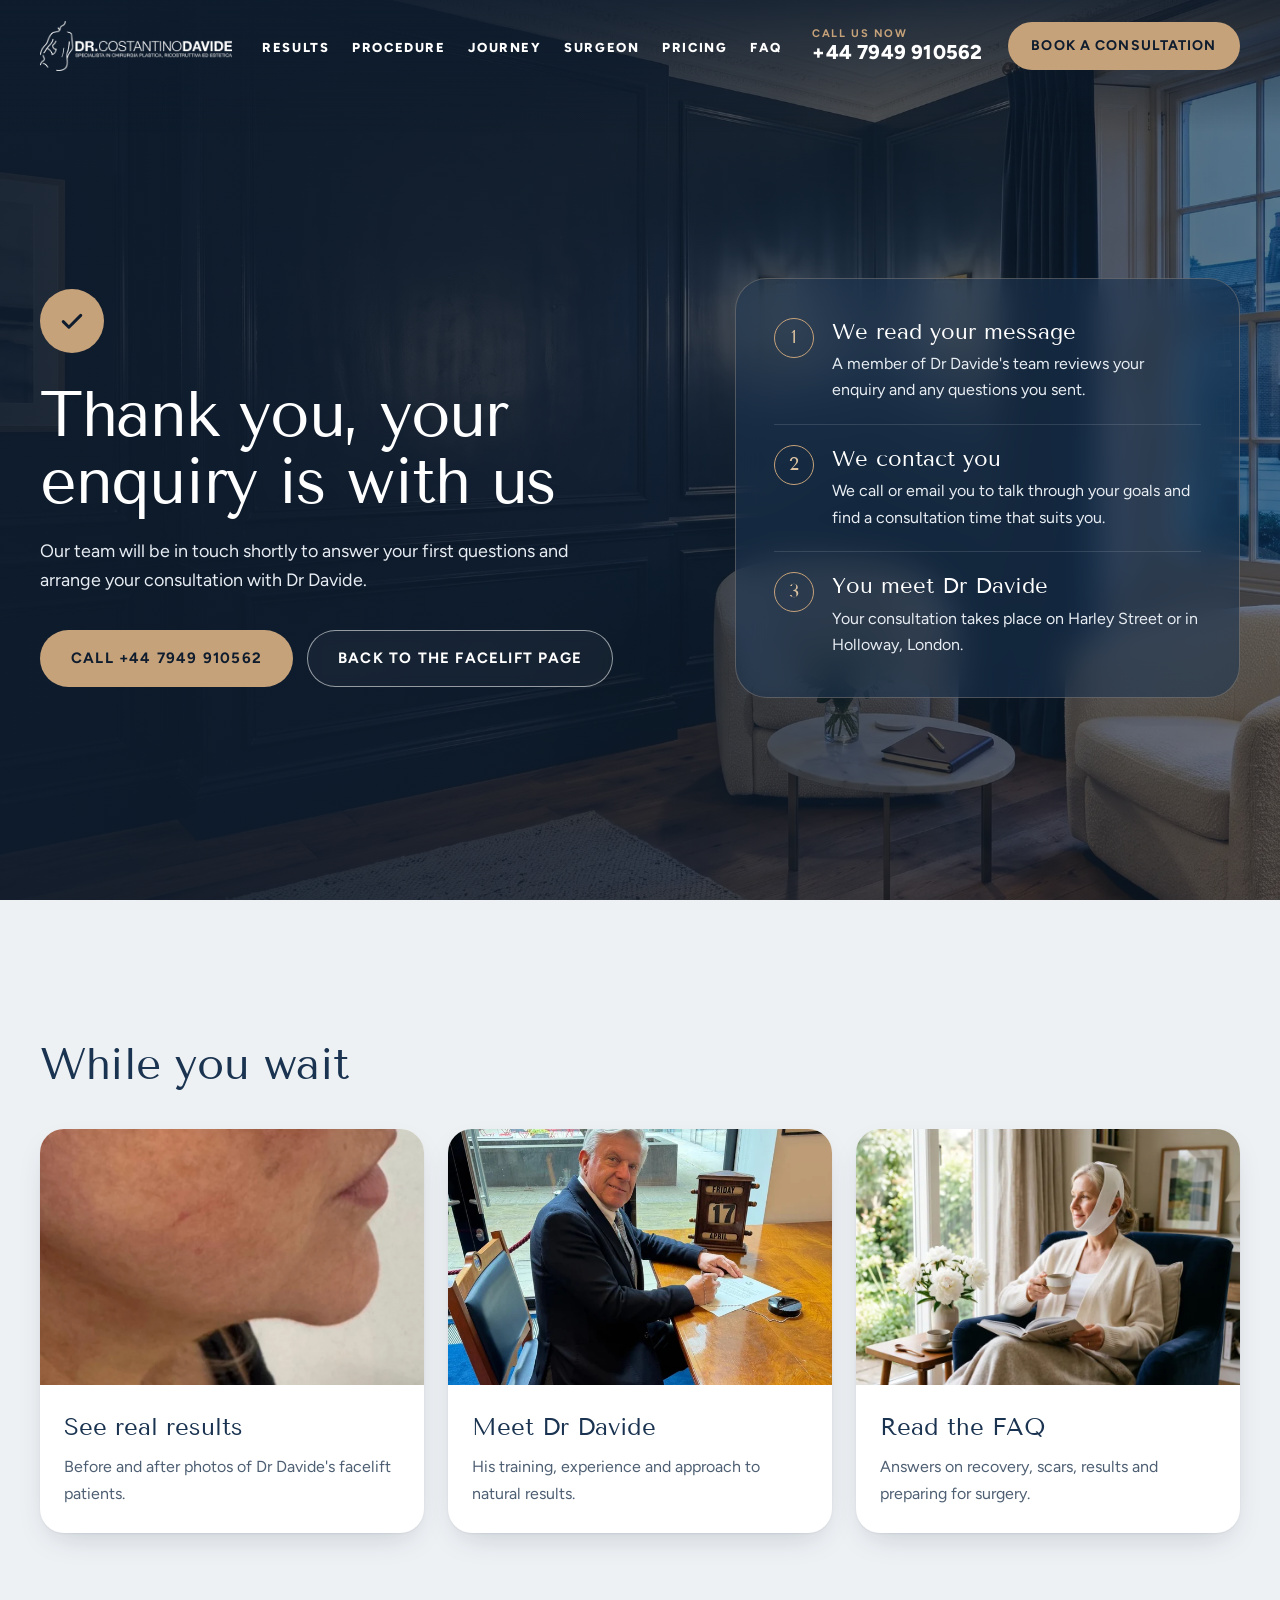
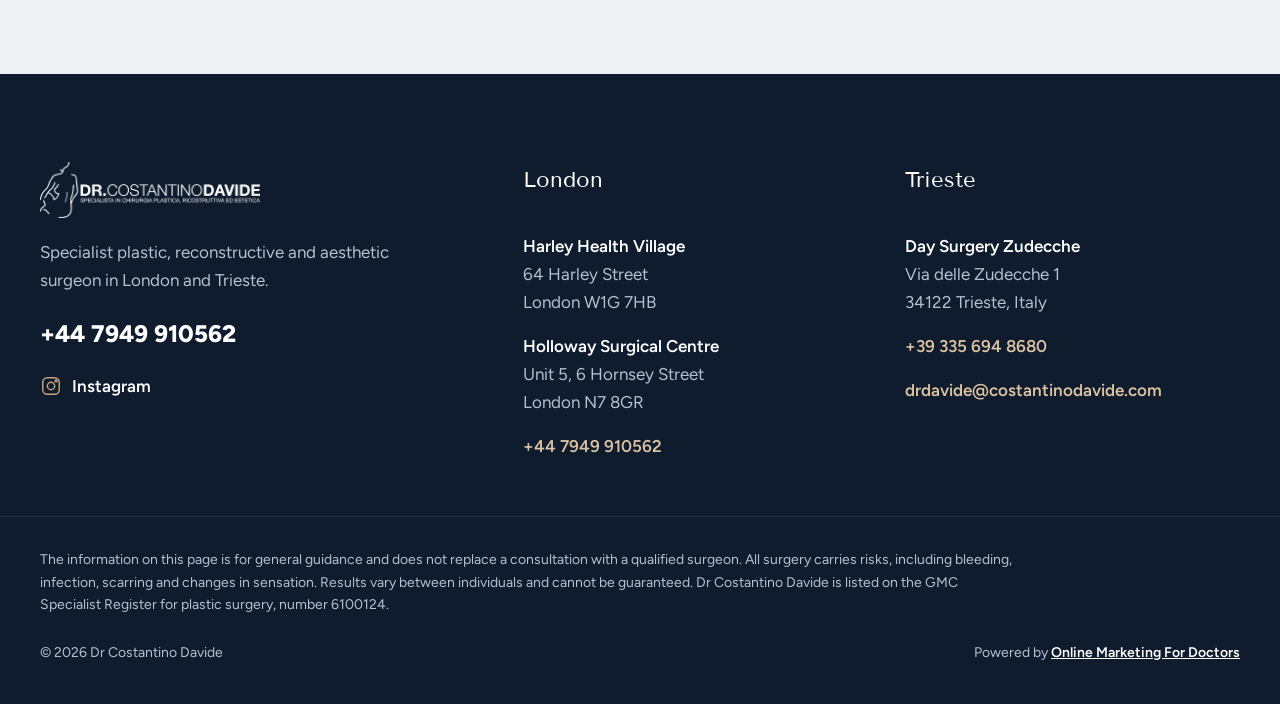
<file: thank-you/index.html>
<!doctype html>
<html lang="en-GB">
<head>
  <script async src="https://www.googletagmanager.com/gtm.js?id=GTM-M39T7P9V"></script>
  <script>
    window.dataLayer = window.dataLayer || [];
    function gtag(){dataLayer.push(arguments);}
    gtag('js', new Date());
  </script>
  <meta charset="utf-8">
  <meta name="viewport" content="width=device-width, initial-scale=1">
  <meta name="robots" content="noindex, nofollow">
  <title>Thank You | Dr Costantino Davide</title>
  <meta name="theme-color" content="#1A3350">
  <link rel="icon" href="/assets/img/favicon.png" type="image/png">
  <link rel="preconnect" href="https://fonts.googleapis.com">
  <link rel="preconnect" href="https://fonts.gstatic.com" crossorigin>
  <link href="https://fonts.googleapis.com/css2?family=Tenor+Sans&family=Figtree:wght@400;500;600;700;800&display=swap" rel="stylesheet">
  <link rel="stylesheet" href="/assets/css/styles.css">
  <link rel="preload" as="image" href="/assets/img/fl/room-2400.webp">
</head>
<body>
  <a class="skip-link" href="#main">Skip to content</a>

  <!-- ============ HEADER ============ -->
  <header class="site-header" data-header>
    <div class="header-inner">
      <a class="header-logo" href="/facelift/" aria-label="Dr Costantino Davide, facelift page">
        <img class="logo-white" src="/assets/img/logos/logo-white.webp" alt="Dr Costantino Davide" width="900" height="230">
        <img class="logo-blue" src="/assets/img/logos/logo-blue.webp" alt="" width="900" height="230" aria-hidden="true">
      </a>
      <a class="btn btn-brass header-mobile-cta" href="/facelift/#book">Book a consultation</a>

      <nav class="header-nav" aria-label="Page sections">
        <ul>
          <li><a href="/facelift/#results">Results</a></li>
          <li><a href="/facelift/#procedure">Procedure</a></li>
          <li><a href="/facelift/#journey">Journey</a></li>
          <li><a href="/facelift/#surgeon">Surgeon</a></li>
          <li><a href="/facelift/#pricing">Pricing</a></li>
          <li><a href="/facelift/#faq">FAQ</a></li>
        </ul>
      </nav>

      <a class="header-phone" href="tel:+447949910562">
        <span class="header-phone-label">Call us now</span>
        <span class="header-phone-number">+44 7949 910562</span>
      </a>
      <a class="btn btn-brass header-cta" href="/facelift/#book">Book a consultation</a>

      <div class="header-icons">
        <a class="icon-btn" href="tel:+447949910562" aria-label="Call +44 7949 910562">
          <svg viewBox="0 0 24 24" aria-hidden="true"><path d="M6.6 10.8a15.1 15.1 0 0 0 6.6 6.6l2.2-2.2a1 1 0 0 1 1-.25 11.4 11.4 0 0 0 3.6.57 1 1 0 0 1 1 1V20a1 1 0 0 1-1 1A17 17 0 0 1 3 4a1 1 0 0 1 1-1h3.5a1 1 0 0 1 1 1c0 1.25.2 2.45.57 3.57a1 1 0 0 1-.25 1z"/></svg>
        </a>
        <button class="icon-btn menu-toggle" type="button" aria-label="Open menu" aria-expanded="false" aria-controls="mobile-menu" data-menu-toggle>
          <span></span><span></span><span></span>
        </button>
      </div>
    </div>

    <div class="mobile-menu" id="mobile-menu" data-mobile-menu hidden>
      <nav aria-label="Page sections, mobile">
        <ul>
          <li><a href="/facelift/#results">Results</a></li>
          <li><a href="/facelift/#procedure">Procedure</a></li>
          <li><a href="/facelift/#journey">Journey</a></li>
          <li><a href="/facelift/#surgeon">Surgeon</a></li>
          <li><a href="/facelift/#pricing">Pricing</a></li>
          <li><a href="/facelift/#faq">FAQ</a></li>
        </ul>
      </nav>
      <a class="mobile-menu-phone" href="tel:+447949910562"><span>Call us now</span>+44 7949 910562</a>
      <a class="btn btn-brass" href="/facelift/#book">Book a consultation</a>
    </div>
  </header>

  <main id="main">
    <section class="ty-hero" id="top" aria-labelledby="ty-title">
      <div class="ty-hero-media" aria-hidden="true">
        <img src="/assets/img/fl/room-2400.webp" srcset="/assets/img/fl/room-1400.webp 1400w, /assets/img/fl/room-2400.webp 2400w" sizes="100vw" alt="" width="2400" height="1340" fetchpriority="high">
      </div>
      <div class="container ty-hero-inner">
        <div class="ty-copy">
          <span class="ty-check" aria-hidden="true"><svg viewBox="0 0 24 24"><path d="M5 12.5l4.5 4.5L19 7.5"/></svg></span>
          <h1 id="ty-title" class="hero-title">Thank you, your enquiry is with us</h1>
          <p class="hero-sub">Our team will be in touch shortly to answer your first questions and arrange your consultation with Dr Davide.</p>
          <div class="hero-actions">
            <a class="btn btn-brass btn-lg" href="tel:+447949910562">Call +44 7949 910562</a>
            <a class="btn btn-ghost btn-lg" href="/facelift/">Back to the facelift page</a>
          </div>
        </div>

        <ol class="ty-steps" aria-label="What happens next">
          <li>
            <span class="ty-num">1</span>
            <div>
              <h2>We read your message</h2>
              <p>A member of Dr Davide's team reviews your enquiry and any questions you sent.</p>
            </div>
          </li>
          <li>
            <span class="ty-num">2</span>
            <div>
              <h2>We contact you</h2>
              <p>We call or email you to talk through your goals and find a consultation time that suits you.</p>
            </div>
          </li>
          <li>
            <span class="ty-num">3</span>
            <div>
              <h2>You meet Dr Davide</h2>
              <p>Your consultation takes place on Harley Street or in Holloway, London.</p>
            </div>
          </li>
        </ol>
      </div>
    </section>

    <section class="ty-more section" aria-labelledby="ty-more-title">
      <div class="container">
        <h2 id="ty-more-title" class="display-md">While you wait</h2>
        <ul class="ty-cards">
          <li>
            <a href="/facelift/#results">
              <figure><img src="/assets/img/ba/p05-after.webp" alt="" width="841" height="631" loading="lazy"></figure>
              <h3>See real results</h3>
              <p>Before and after photos of Dr Davide's facelift patients.</p>
            </a>
          </li>
          <li>
            <a href="/facelift/#surgeon">
              <figure><img src="/assets/img/real/real-desk-700.webp" alt="" width="700" height="470" loading="lazy"></figure>
              <h3>Meet Dr Davide</h3>
              <p>His training, experience and approach to natural results.</p>
            </a>
          </li>
          <li>
            <a href="/facelift/#faq">
              <figure><img src="/assets/img/fl/recovery-900.webp" alt="" width="900" height="604" loading="lazy"></figure>
              <h3>Read the FAQ</h3>
              <p>Answers on recovery, scars, results and preparing for surgery.</p>
            </a>
          </li>
        </ul>
      </div>
    </section>
  </main>

  <!-- ============ FOOTER ============ -->
  <footer class="site-footer">
    <div class="container footer-grid">
      <div class="footer-brand">
        <img src="/assets/img/logos/logo-white.webp" alt="Dr Costantino Davide" width="900" height="230" loading="lazy">
        <p>Specialist plastic, reconstructive and aesthetic surgeon in London and Trieste.</p>
        <a class="footer-phone" href="tel:+447949910562">+44 7949 910562</a>
        <a class="footer-social" href="https://www.instagram.com/drcostantinodavide/" target="_blank" rel="noopener" aria-label="Dr Davide on Instagram">
          <svg viewBox="0 0 24 24" aria-hidden="true"><rect x="3" y="3" width="18" height="18" rx="5"/><circle cx="12" cy="12" r="4"/><circle cx="17.5" cy="6.5" r="1"/></svg>
          Instagram
        </a>
      </div>
      <div class="footer-col">
        <h2 class="footer-heading">London</h2>
        <address><strong>Harley Health Village</strong>64 Harley Street<br>London W1G 7HB</address>
        <address><strong>Holloway Surgical Centre</strong>Unit 5, 6 Hornsey Street<br>London N7 8GR</address>
        <a href="tel:+447949910562">+44 7949 910562</a>
      </div>
      <div class="footer-col">
        <h2 class="footer-heading">Trieste</h2>
        <address><strong>Day Surgery Zudecche</strong>Via delle Zudecche 1<br>34122 Trieste, Italy</address>
        <a href="tel:+393356948680">+39 335 694 8680</a>
        <a href="mailto:drdavide@costantinodavide.com">drdavide@costantinodavide.com</a>
      </div>
    </div>
    <div class="container footer-legal">
      <p class="footer-disclaimer">The information on this page is for general guidance and does not replace a consultation with a qualified surgeon. All surgery carries risks, including bleeding, infection, scarring and changes in sensation. Results vary between individuals and cannot be guaranteed. Dr Costantino Davide is listed on the GMC Specialist Register for plastic surgery, number 6100124.</p>
      <div class="footer-bottom">
        <p>&copy; <span data-year>2026</span> Dr Costantino Davide</p>
        <p>Powered by <a href="https://onlinemarketingfordoctors.com/" target="_blank" rel="noopener">Online Marketing For Doctors</a></p>
      </div>
    </div>
  </footer>

  <a class="to-top" href="#top" aria-label="Back to top" data-to-top>
    <svg viewBox="0 0 24 24" aria-hidden="true"><path d="M5 15l7-7 7 7"/></svg>
  </a>

  <script src="/assets/js/main.js" defer></script>
</body>
</html>
</file>
<file: assets/css/styles.css>
/* =========================================================
   Dr Costantino Davide | Facelift landing page
   Design system shared with costantinodavide site:
   navy #1A3350 (brand), brass #C6A27A (accent),
   Tenor Sans (display), Figtree (text and UI)
   ========================================================= */

:root {
  --navy: #1A3350;
  --navy-deep: #12253B;
  --navy-ink: #0E1C2E;
  --navy-soft: #2B4A6E;
  --brass: #C6A27A;
  --brass-light: #DDC3A2;
  --brass-dark: #8A6A45;
  --porcelain: #EEF1F4;
  --mist: #DCE3EA;
  --white: #FFFFFF;
  --text: #1A2B40;
  --text-muted: #4E5F73;
  --on-navy: #E8EDF3;
  --on-navy-muted: #B4C1D0;

  --font-display: "Tenor Sans", "Gill Sans", "Segoe UI", sans-serif;
  --font-text: "Figtree", system-ui, -apple-system, "Segoe UI", sans-serif;

  --radius-xl: 32px;
  --radius-lg: 24px;
  --radius-md: 16px;
  --radius-sm: 10px;

  --shadow-soft: 0 1px 2px rgba(18, 37, 59, .06), 0 12px 32px -12px rgba(18, 37, 59, .22);
  --shadow-lift: 0 2px 4px rgba(18, 37, 59, .06), 0 30px 60px -20px rgba(18, 37, 59, .35);
  --shadow-deep: 0 40px 80px -30px rgba(10, 22, 38, .55);

  --container: 1240px;
  --gutter: clamp(16px, 4vw, 40px);
  --section-y: clamp(80px, 11vw, 150px);
  --header-h: 92px;
  --ease: cubic-bezier(.22, .61, .36, 1);
}

*, *::before, *::after { box-sizing: border-box; }

html {
  scroll-behavior: smooth;
  scroll-padding-top: calc(var(--header-h) + 8px);
  -webkit-text-size-adjust: 100%;
}

body {
  margin: 0;
  background: var(--porcelain);
  color: var(--text);
  font-family: var(--font-text);
  font-size: 1.0625rem;
  line-height: 1.65;
  -webkit-font-smoothing: antialiased;
  overflow-x: hidden;
}

img { display: block; max-width: 100%; height: auto; }
a { color: inherit; }
ul, ol { margin: 0; padding: 0; list-style: none; }
h1, h2, h3, p, figure, blockquote, dl, dd { margin: 0; }
address { font-style: normal; }
button { font: inherit; color: inherit; cursor: pointer; }

:focus-visible {
  outline: 2px solid var(--brass);
  outline-offset: 3px;
  border-radius: 6px;
}

.skip-link {
  position: absolute; left: 16px; top: -60px; z-index: 300;
  background: var(--navy); color: var(--white);
  padding: 12px 18px; border-radius: var(--radius-sm);
  text-decoration: none; font-weight: 600;
}
.skip-link:focus { top: 16px; }

.container {
  width: 100%;
  max-width: calc(var(--container) + var(--gutter) * 2);
  margin-inline: auto;
  padding-inline: var(--gutter);
}

.section { padding-block: var(--section-y); }

/* ---------- Type ---------- */
.display-lg, .display-md, .hero-title {
  font-family: var(--font-display);
  font-weight: 400;
  color: var(--navy);
  letter-spacing: -0.01em;
  font-synthesis: none;
  text-wrap: balance;
}
.display-lg { font-size: clamp(2.25rem, 4.6vw, 3.75rem); line-height: 1.06; }
.display-md { font-size: clamp(1.875rem, 3.4vw, 2.75rem); line-height: 1.1; }

.lede {
  font-size: clamp(1.125rem, 1.5vw, 1.3125rem);
  line-height: 1.6;
  color: var(--text-muted);
  max-width: 34em;
}

/* ---------- Buttons ---------- */
.btn {
  display: inline-flex; align-items: center; justify-content: center; gap: .6em;
  min-height: 48px;
  padding: .85em 1.6em;
  border-radius: 999px;
  border: 1px solid transparent;
  font-family: var(--font-text);
  font-size: .875rem;
  font-weight: 700;
  letter-spacing: .08em;
  text-transform: uppercase;
  text-decoration: none;
  white-space: nowrap;
  transition: transform .35s var(--ease), box-shadow .35s var(--ease), background-color .35s var(--ease), color .35s var(--ease), border-color .35s var(--ease);
}
.btn-lg { min-height: 56px; padding: 1em 2em; font-size: .9375rem; }
.btn-block { width: 100%; }
.btn-brass { background: var(--brass); color: var(--navy-ink); }
.btn-brass:hover { background: var(--brass-light); transform: translateY(-2px); box-shadow: 0 14px 30px -14px rgba(198, 162, 122, .9); }
.btn-ghost { border-color: rgba(255, 255, 255, .55); color: var(--white); background: rgba(255, 255, 255, .04); backdrop-filter: blur(6px); }
.btn-ghost:hover { border-color: var(--white); background: rgba(255, 255, 255, .14); }
.btn-navy { background: var(--navy); color: var(--white); }
.btn-navy:hover { background: var(--navy-soft); }

.round-btn {
  width: 52px; height: 52px; border-radius: 50%;
  display: inline-grid; place-items: center;
  border: 1px solid rgba(255, 255, 255, .35);
  background: transparent; color: var(--white);
  transition: background-color .3s var(--ease), color .3s var(--ease), border-color .3s var(--ease);
}
.round-btn svg { width: 20px; height: 20px; fill: none; stroke: currentColor; stroke-width: 1.8; stroke-linecap: round; stroke-linejoin: round; }
.round-btn:hover { background: var(--brass); border-color: var(--brass); color: var(--navy-ink); }
.round-btn:disabled { opacity: .35; pointer-events: none; }
.round-btn--dark { border-color: rgba(26, 51, 80, .3); color: var(--navy); }

/* =========================================================
   HEADER
   ========================================================= */
.site-header {
  position: fixed; inset: 0 0 auto 0; z-index: 100;
  color: var(--white);
  transition: background-color .4s var(--ease), box-shadow .4s var(--ease), color .4s var(--ease);
}
.site-header::before {
  content: ""; position: absolute; inset: 0 0 -40px 0; z-index: -1; pointer-events: none;
  background: linear-gradient(180deg, rgba(14, 28, 46, .75), rgba(14, 28, 46, 0));
  transition: opacity .4s var(--ease);
}
.site-header.is-scrolled {
  background: rgba(255, 255, 255, .96);
  backdrop-filter: blur(12px);
  color: var(--navy);
  box-shadow: 0 10px 30px -18px rgba(18, 37, 59, .45);
}
.site-header.is-scrolled::before { opacity: 0; }

.header-inner {
  height: var(--header-h);
  display: flex; align-items: center; gap: clamp(16px, 2vw, 32px);
  max-width: 1480px; margin-inline: auto;
  padding-inline: var(--gutter);
}

.header-logo { position: relative; flex: none; display: block; width: clamp(170px, 15vw, 220px); }
.header-logo img { width: 100%; height: auto; transition: opacity .35s var(--ease); }
.header-logo .logo-blue { position: absolute; inset: 0; opacity: 0; }
.is-scrolled .header-logo .logo-white { opacity: 0; }
.is-scrolled .header-logo .logo-blue { opacity: 1; }

/* Menu takes the free space and centres itself, giving equal room left and right */
.header-nav { flex: 1; display: flex; justify-content: center; }
.header-nav ul { display: flex; gap: clamp(14px, 1.8vw, 30px); }
.header-nav a {
  position: relative;
  font-size: .8125rem; font-weight: 800; letter-spacing: .12em; text-transform: uppercase;
  text-decoration: none; padding-block: 8px;
}
.header-nav a::after {
  content: ""; position: absolute; left: 0; right: 0; bottom: 0; height: 2px;
  background: var(--brass); transform: scaleX(0); transform-origin: left;
  transition: transform .35s var(--ease);
}
.header-nav a:hover::after, .header-nav a.is-active::after { transform: scaleX(1); }

.header-phone { flex: none; display: flex; flex-direction: column; text-decoration: none; line-height: 1.15; }
.header-phone-label { font-size: .6875rem; font-weight: 700; letter-spacing: .14em; text-transform: uppercase; color: var(--brass); }
.header-phone-number { font-size: 1.25rem; font-weight: 800; letter-spacing: .01em; }
.header-cta { flex: none; }

.header-icons, .header-mobile-cta { display: none; }

.icon-btn {
  width: 46px; height: 46px; border-radius: 50%;
  display: inline-grid; place-items: center;
  background: rgba(255, 255, 255, .12); border: 1px solid rgba(255, 255, 255, .3);
  color: inherit;
  transition: background-color .3s var(--ease), border-color .3s var(--ease);
}
.icon-btn svg { width: 20px; height: 20px; fill: currentColor; }
.is-scrolled .icon-btn { background: var(--porcelain); border-color: var(--mist); }

.menu-toggle { position: relative; }
.menu-toggle span {
  position: absolute; left: 50%; width: 18px; height: 2px; margin-left: -9px;
  background: currentColor; border-radius: 2px;
  transition: transform .35s var(--ease), opacity .25s var(--ease);
}
.menu-toggle span:nth-child(1) { top: 16px; }
.menu-toggle span:nth-child(2) { top: 22px; }
.menu-toggle span:nth-child(3) { top: 28px; }
.menu-toggle[aria-expanded="true"] span:nth-child(1) { transform: translateY(6px) rotate(45deg); }
.menu-toggle[aria-expanded="true"] span:nth-child(2) { opacity: 0; }
.menu-toggle[aria-expanded="true"] span:nth-child(3) { transform: translateY(-6px) rotate(-45deg); }

.mobile-menu {
  position: absolute; inset: var(--header-h) 0 auto 0;
  background: var(--navy-deep); color: var(--white);
  padding: 24px var(--gutter) 32px;
  display: grid; gap: 24px;
  box-shadow: var(--shadow-deep);
}
.mobile-menu[hidden] { display: none; }
.mobile-menu ul { display: grid; }
.mobile-menu nav a {
  display: block; padding: 14px 0; border-bottom: 1px solid rgba(255, 255, 255, .1);
  font-size: 1rem; font-weight: 800; letter-spacing: .12em; text-transform: uppercase; text-decoration: none;
}
.mobile-menu-phone { display: grid; text-decoration: none; font-size: 1.5rem; font-weight: 800; }
.mobile-menu-phone span { font-size: .75rem; letter-spacing: .14em; text-transform: uppercase; color: var(--brass); font-weight: 700; }

@media (max-width: 1240px) {
  .header-nav ul { gap: 16px; }
  .header-nav a { font-size: .75rem; letter-spacing: .1em; }
  .header-phone-number { font-size: 1.0625rem; }
}

@media (max-width: 1080px) {
  :root { --header-h: 76px; }
  .header-nav, .header-phone, .header-cta { display: none; }
  .header-inner { justify-content: space-between; }
  .header-icons { display: flex; gap: 10px; margin-left: auto; }
  .header-logo { width: 168px; }
  .header-mobile-cta {
    display: inline-flex; position: absolute; left: var(--gutter);
    min-height: 44px; padding: .7em 1.2em; font-size: .75rem;
    opacity: 0; transform: translateY(-8px); pointer-events: none;
    transition: opacity .35s var(--ease), transform .35s var(--ease);
  }
  /* On scroll the logo hands its place to the booking button */
  .is-scrolled .header-logo { opacity: 0; pointer-events: none; transform: translateY(8px); transition: opacity .35s var(--ease), transform .35s var(--ease); }
  .is-scrolled .header-mobile-cta { opacity: 1; transform: none; pointer-events: auto; }
}

/* =========================================================
   HERO
   ========================================================= */
.hero {
  position: relative;
  min-height: 100vh; min-height: 100svh;
  display: flex; align-items: stretch;
  background: var(--navy-ink);
  color: var(--white);
  overflow: hidden;
  isolation: isolate;
}
.hero-media { position: absolute; inset: 0; z-index: -2; }
.hero-media img {
  width: 100%; height: 100%; object-fit: cover; object-position: 70% 30%;
  transform: scale(1.06);
  animation: hero-settle 2.4s var(--ease) forwards;
}
.hero::before {
  content: ""; position: absolute; inset: 0; z-index: -1;
  background:
    linear-gradient(90deg, rgba(14, 28, 46, .9) 0%, rgba(14, 28, 46, .72) 32%, rgba(14, 28, 46, .15) 58%, rgba(14, 28, 46, 0) 75%),
    linear-gradient(0deg, rgba(14, 28, 46, .55), rgba(14, 28, 46, 0) 35%);
}
@keyframes hero-settle { to { transform: scale(1); } }

.hero-inner {
  position: relative;
  width: 100%; max-width: calc(var(--container) + var(--gutter) * 2);
  margin-inline: auto; padding: calc(var(--header-h) + 48px) var(--gutter) 56px;
  display: flex; align-items: center;
}
.hero-copy { max-width: 600px; }
.hero-copy > * { opacity: 0; transform: translateY(18px); animation: hero-in .9s var(--ease) forwards; }
.hero-copy > :nth-child(1) { animation-delay: .2s; }
.hero-copy > :nth-child(2) { animation-delay: .35s; }
.hero-copy > :nth-child(3) { animation-delay: .5s; }
.hero-copy > :nth-child(4) { animation-delay: .65s; }
@keyframes hero-in { to { opacity: 1; transform: none; } }

.hero-title {
  color: var(--white);
  font-size: clamp(2.75rem, 6vw, 5.25rem);
  line-height: 1.05;
  letter-spacing: -0.02em;
}
.hero-sub {
  margin-top: 22px;
  font-size: clamp(1.0625rem, 1.4vw, 1.25rem);
  line-height: 1.6; color: var(--on-navy);
  max-width: 32em;
}
.hero-points { margin-top: 28px; display: grid; gap: 10px; }
.hero-points li {
  position: relative; padding-left: 32px;
  font-weight: 500; color: var(--white);
}
.hero-points li::before {
  content: ""; position: absolute; left: 0; top: .32em;
  width: 18px; height: 18px; border-radius: 50%;
  background: var(--brass) url("data:image/svg+xml,%3Csvg xmlns='http://www.w3.org/2000/svg' viewBox='0 0 24 24' fill='none' stroke='%230E1C2E' stroke-width='3' stroke-linecap='round' stroke-linejoin='round'%3E%3Cpath d='M6 12.5l4 4 8-9'/%3E%3C/svg%3E") center / 12px no-repeat;
}
.hero-actions { margin-top: 36px; display: flex; flex-wrap: wrap; gap: 14px; }

/* Mini before and after widget, bottom right */
.hero-ba {
  position: absolute; right: var(--gutter); bottom: 40px;
  width: clamp(260px, 22vw, 330px);
  padding: 10px; border-radius: var(--radius-md);
  background: rgba(255, 255, 255, .1);
  border: 1px solid rgba(255, 255, 255, .22);
  backdrop-filter: blur(14px);
  box-shadow: var(--shadow-deep);
  opacity: 0; transform: translateY(24px);
  animation: hero-in 1s var(--ease) 1.1s forwards;
}
.hero-ba .compare { border-radius: 10px; }
.hero-ba-foot { display: flex; align-items: center; justify-content: space-between; gap: 10px; padding: 10px 4px 2px; }
.hero-ba-foot p { font-size: .8125rem; font-weight: 600; color: var(--on-navy); }
.hero-ba-dots { display: flex; gap: 6px; }
.hero-ba-dots button {
  width: 8px; height: 8px; padding: 0; border-radius: 50%; border: 0;
  background: rgba(255, 255, 255, .4);
  transition: width .35s var(--ease), background-color .35s var(--ease);
}
.hero-ba-dots button[aria-selected="true"] { width: 22px; border-radius: 4px; background: var(--brass); }

@media (max-width: 899px) {
  .hero { display: block; min-height: 0; background: var(--navy-ink); }
  .hero::before { display: none; }
  .hero-media { position: relative; height: 108vw; max-height: 680px; z-index: 0; }
  .hero-media::after {
    content: ""; position: absolute; inset: 62% 0 -1px 0;
    background: linear-gradient(180deg, rgba(14, 28, 46, 0) 0%, rgba(14, 28, 46, .7) 55%, var(--navy-ink) 100%);
  }
  .hero-media img { object-position: 50% 0%; }
  .hero-inner { display: block; padding: 0 var(--gutter) 48px; margin-top: -56px; z-index: 1; }
  .hero-title { font-size: clamp(2.5rem, 10vw, 3.5rem); }
  .hero-actions .btn { flex: 1 1 100%; }
  .hero-ba {
    position: relative; right: auto; bottom: auto;
    width: 100%; max-width: 420px; margin-top: 36px;
  }
}

/* =========================================================
   COMPARE SLIDER (shared)
   ========================================================= */
.compare {
  --pos: 50%;
  position: relative; overflow: hidden;
  aspect-ratio: 4 / 3;
  border-radius: var(--radius-md);
  background: var(--navy-deep);
  user-select: none; touch-action: pan-y;
}
.compare img { width: 100%; height: 100%; object-fit: cover; pointer-events: none; }
.compare-after { position: absolute; inset: 0; }
.compare-before { position: absolute; inset: 0; clip-path: inset(0 calc(100% - var(--pos)) 0 0); }
.compare-handle {
  position: absolute; top: 0; bottom: 0; left: var(--pos);
  width: 2px; margin-left: -1px; background: var(--white);
  pointer-events: none;
}
.compare-handle span {
  position: absolute; top: 50%; left: 50%;
  width: 44px; height: 44px; margin: -22px 0 0 -22px; border-radius: 50%;
  background: var(--white); box-shadow: 0 6px 20px rgba(0, 0, 0, .3);
}
.compare-handle span::before, .compare-handle span::after {
  content: ""; position: absolute; top: 50%; width: 8px; height: 8px; margin-top: -4px;
  border: solid var(--navy); border-width: 0 0 2px 2px;
}
.compare-handle span::before { left: 11px; transform: rotate(45deg); }
.compare-handle span::after { right: 11px; transform: rotate(-135deg); }
.compare-range {
  position: absolute; inset: 0; width: 100%; height: 100%; margin: 0;
  opacity: 0; cursor: ew-resize; -webkit-appearance: none; appearance: none;
}
.compare-range:focus-visible + .compare-tag, .compare:focus-within .compare-handle span { outline: 2px solid var(--brass); outline-offset: 2px; }
.compare-tag {
  position: absolute; top: 12px; padding: 4px 10px; border-radius: 999px;
  font-size: .75rem; font-weight: 700; letter-spacing: .04em;
  background: rgba(14, 28, 46, .65); color: var(--white); pointer-events: none;
}
.compare-tag--before { left: 12px; }
.compare-tag--after { right: 12px; }
.compare--mini .compare-handle span { width: 34px; height: 34px; margin: -17px 0 0 -17px; }
.compare--mini .compare-handle span::before { left: 8px; }
.compare--mini .compare-handle span::after { right: 8px; }
.compare--mini .compare-tag { top: 8px; font-size: .6875rem; padding: 3px 8px; }
.compare--mini .compare-tag--before { left: 8px; }
.compare--mini .compare-tag--after { right: 8px; }
.compare img { transition: opacity .5s var(--ease); }
.compare.is-swapping img { opacity: 0; }

/* =========================================================
   REVIEWS
   Continuous marquee of equal-height cards; pauses on hover or focus.
   ========================================================= */
.reviews { background: var(--porcelain); padding-block: clamp(64px, 8vw, 110px); overflow: hidden; }
.reviews-head { display: flex; justify-content: space-between; align-items: flex-end; gap: 28px 48px; flex-wrap: wrap; margin-bottom: 44px; }
.reviews-head .display-md { max-width: 14em; }
.review-badges { display: flex; gap: 16px; flex-wrap: wrap; }
.review-badge {
  display: flex; align-items: center; gap: 14px;
  padding: 14px 20px; border-radius: var(--radius-md);
  background: var(--white); box-shadow: var(--shadow-soft);
}
.review-badge > div { display: grid; grid-template-columns: auto auto; align-items: center; column-gap: 8px; line-height: 1.2; }
.badge-logo--google { width: 34px; height: 34px; }
.badge-logo--realself { width: 96px; height: auto; }
.badge-score { font-family: var(--font-display); font-size: 1.625rem; color: var(--navy); }
.badge-label { grid-column: 1 / -1; font-size: .8125rem; color: var(--text-muted); margin-top: 2px; }
.review-stars { color: #F5B301; letter-spacing: 2px; font-size: 1rem; line-height: 1; }

.reviews-marquee {
  --card-w: clamp(290px, 28vw, 360px);
  -webkit-mask-image: linear-gradient(90deg, transparent, #000 6%, #000 94%, transparent);
          mask-image: linear-gradient(90deg, transparent, #000 6%, #000 94%, transparent);
}
.reviews-track {
  display: flex; gap: 24px; width: max-content;
  padding-block: 8px 24px;
  animation: reviews-scroll 70s linear infinite;
}
.reviews-marquee:hover .reviews-track,
.reviews-marquee:focus-within .reviews-track,
.reviews-marquee.is-paused .reviews-track { animation-play-state: paused; }
@keyframes reviews-scroll { to { transform: translateX(calc(-50% - 12px)); } }

.review-card {
  flex: none; width: var(--card-w); height: 340px;
  display: flex; flex-direction: column;
  padding: 26px 26px 22px; border-radius: var(--radius-lg);
  background: var(--white); box-shadow: var(--shadow-soft);
}
.review-top { display: flex; align-items: center; gap: 12px; margin-bottom: 16px; }
.review-avatar {
  flex: none; width: 42px; height: 42px; border-radius: 50%;
  display: grid; place-items: center;
  background: var(--navy); color: var(--brass-light); font-weight: 700;
}
.review-card--realself .review-avatar { background: #22213B; color: #F36C93; }
.review-who { flex: 1; min-width: 0; display: grid; line-height: 1.3; }
.review-who strong { font-size: 1rem; color: var(--navy); overflow: hidden; text-overflow: ellipsis; white-space: nowrap; }
.review-who span { font-size: .8125rem; color: var(--text-muted); }
.review-logo { flex: none; align-self: flex-start; }
.review-logo--google { width: 26px; height: 26px; }
.review-logo--realself { width: 78px; height: auto; margin-top: 4px; }
.review-card .review-stars { margin-bottom: 12px; }
.review-title { font-family: var(--font-display); font-weight: 400; font-size: 1.125rem; line-height: 1.3; color: var(--navy); margin-bottom: 8px; display: -webkit-box; -webkit-line-clamp: 2; -webkit-box-orient: vertical; overflow: hidden; }
.review-text { flex: 1; min-height: 0; overflow: hidden; font-size: .9375rem; line-height: 1.6; color: var(--text); }
.review-text p + p { margin-top: .6em; }
.review-text.is-clamped { -webkit-mask-image: linear-gradient(180deg, #000 70%, transparent); mask-image: linear-gradient(180deg, #000 70%, transparent); }
.review-more {
  align-self: flex-start; margin-top: 12px; padding: 0; border: 0; background: none;
  font-weight: 700; font-size: .875rem; color: var(--brass-dark);
  text-decoration: underline; text-underline-offset: 3px;
}
.review-more:hover { color: var(--navy); }
.review-more[hidden] { display: none; }

.review-dialog {
  width: min(640px, calc(100vw - 32px)); max-height: min(80vh, 760px);
  padding: clamp(28px, 4vw, 44px); border: 0; border-radius: var(--radius-xl);
  background: var(--white); color: var(--text); box-shadow: var(--shadow-deep);
}
.review-dialog::backdrop { background: rgba(14, 28, 46, .7); backdrop-filter: blur(4px); }
.review-dialog[open] { animation: layer-in .4s var(--ease); }
.review-dialog .review-top { padding-right: 40px; }
.review-dialog .review-text { overflow: visible; font-size: 1rem; }
.review-dialog-close {
  position: absolute; top: 16px; right: 16px; width: 40px; height: 40px; border-radius: 50%;
  border: 1px solid var(--mist); background: var(--porcelain); font-size: 1.5rem; line-height: 1; color: var(--navy);
}

@media (max-width: 559px) {
  .reviews-marquee { --card-w: 82vw; }
  .review-card { height: 360px; }
  .review-badges { width: 100%; }
  .review-badge { flex: 1 1 100%; }
}
@media (prefers-reduced-motion: reduce) {
  .reviews-track { animation: none; }
  .reviews-marquee { overflow-x: auto; -webkit-mask-image: none; mask-image: none; }
}

/* =========================================================
   INTRO
   ========================================================= */
.intro { padding-block: var(--section-y); background: var(--white); overflow: hidden; }
.intro-grid {
  display: grid; grid-template-columns: minmax(0, 1.15fr) minmax(0, 1fr);
  gap: clamp(40px, 7vw, 110px); align-items: center;
}
.intro-text {
  font-family: var(--font-display);
  font-size: clamp(1.5rem, 2.45vw, 2.125rem);
  line-height: 1.38;
  color: var(--navy);
  max-width: 28em;
}
.intro-media { position: relative; padding: 0 0 70px 60px; }
.intro-main { border-radius: var(--radius-xl); overflow: hidden; box-shadow: var(--shadow-lift); }
.intro-main img { aspect-ratio: 4 / 5; object-fit: cover; width: 100%; }
.intro-satellite {
  position: absolute; left: 0; bottom: 0; width: 44%;
  border-radius: var(--radius-lg); overflow: hidden;
  border: 6px solid var(--white); box-shadow: var(--shadow-deep);
}
.intro-satellite img { aspect-ratio: 4 / 5; object-fit: cover; }
.intro-note {
  position: absolute; right: -20px; top: 40px; max-width: 220px;
  padding: 18px 20px; border-radius: var(--radius-md);
  background: var(--navy); color: var(--on-navy);
  font-size: .9375rem; line-height: 1.5; box-shadow: var(--shadow-lift);
}

@media (max-width: 899px) {
  .intro-grid { grid-template-columns: 1fr; }
  .intro-media { padding: 0 0 60px 40px; max-width: 520px; }
  .intro-note { right: 0; top: auto; bottom: 90px; max-width: 200px; font-size: .875rem; }
}

/* =========================================================
   RESULTS
   ========================================================= */
.results {
  padding-block: var(--section-y);
  background: var(--navy-deep);
  color: var(--on-navy);
  overflow: hidden;
}
.results .display-lg { color: var(--white); }
.results-head {
  display: grid; grid-template-columns: minmax(0, 1fr) minmax(0, 1fr) auto;
  gap: 24px 48px; align-items: end; margin-bottom: 48px;
}
.results-head p { color: var(--on-navy-muted); max-width: 30em; }
.results-nav { display: flex; gap: 12px; }

.results-viewport { padding-inline: max(var(--gutter), calc((100vw - var(--container)) / 2)); overflow: hidden; }
.results-track {
  display: flex; gap: 24px;
  transition: transform .7s var(--ease);
  will-change: transform;
}
.result-card { flex: 0 0 calc((100% - 48px) / 3); }
.result-caption { margin-top: 16px; font-size: .9375rem; line-height: 1.55; color: var(--on-navy-muted); max-width: 34em; }
.result-caption strong { display: block; color: var(--white); font-weight: 600; margin-bottom: 2px; }

.results-progress { margin-top: 44px; height: 2px; background: rgba(255, 255, 255, .14); border-radius: 2px; overflow: hidden; }
.results-progress span { display: block; height: 100%; width: 30%; background: var(--brass); transition: width .7s var(--ease), transform .7s var(--ease); }
.results-disclaimer { margin-top: 20px; font-size: .875rem; color: var(--on-navy-muted); }

@media (max-width: 1023px) {
  .results-head { grid-template-columns: 1fr auto; }
  .results-head p { grid-column: 1 / -1; grid-row: 2; }
  .result-card { flex-basis: calc((100% - 24px) / 2); }
}
@media (max-width: 639px) {
  .result-card { flex-basis: 88%; }
  .results-track { gap: 16px; }
}

/* =========================================================
   BENEFITS
   ========================================================= */
.benefits { background: var(--porcelain); }
.benefits-grid {
  display: grid; grid-template-columns: minmax(0, 1fr) minmax(0, 1fr);
  gap: clamp(48px, 7vw, 110px); align-items: start;
}
.benefits-copy .lede { margin-top: 20px; }
.benefit-list { margin-top: 44px; display: grid; grid-template-columns: 1fr 1fr; gap: 36px 32px; }
.benefit-list li { padding-top: 20px; border-top: 1px solid rgba(26, 51, 80, .16); }
.benefit-list h3 { font-family: var(--font-display); font-size: 1.375rem; font-weight: 400; line-height: 1.2; color: var(--navy); }
.benefit-list p { margin-top: 8px; color: var(--text-muted); font-size: 1rem; }

.benefits-media { position: sticky; top: calc(var(--header-h) + 32px); padding-bottom: 80px; }
.benefits-main { border-radius: 200px 200px var(--radius-xl) var(--radius-xl); overflow: hidden; box-shadow: var(--shadow-lift); }
.benefits-main img { width: 100%; aspect-ratio: 4 / 5; object-fit: cover; }
.benefits-satellite {
  position: absolute; left: -64px; bottom: 0; width: 58%;
  border-radius: var(--radius-lg); overflow: hidden;
  border: 6px solid var(--porcelain); box-shadow: var(--shadow-deep);
}
.benefits-satellite img { aspect-ratio: 3 / 2; object-fit: cover; }

@media (max-width: 899px) {
  .benefits-grid { grid-template-columns: 1fr; }
  .benefits-media { position: relative; top: 0; order: -1; max-width: 520px; margin-left: auto; padding-left: 0; }
  .benefits-satellite { left: -8px; }
}
@media (max-width: 559px) { .benefit-list { grid-template-columns: 1fr; gap: 28px; } }

/* =========================================================
   CANDIDATES
   ========================================================= */
.candidates { background: var(--white); }
.candidates-head { display: grid; grid-template-columns: minmax(0, 1fr) minmax(0, 1fr); gap: 24px 64px; align-items: end; margin-bottom: 64px; }
.candidates-mosaic {
  display: grid;
  grid-template-columns: repeat(12, minmax(0, 1fr));
  grid-template-rows: auto auto;
  gap: 24px;
}
.cand-img { border-radius: var(--radius-xl); overflow: hidden; box-shadow: var(--shadow-soft); }
.cand-img img { width: 100%; height: 100%; object-fit: cover; }
.cand-img--a { grid-column: 1 / span 4; grid-row: 1 / span 2; }
.cand-img--b { grid-column: 5 / span 8; grid-row: 2; aspect-ratio: 16 / 9; }
.cand-card {
  grid-column: 5 / span 4; grid-row: 1;
  align-self: end;
  padding: clamp(28px, 3vw, 44px);
  border-radius: var(--radius-xl);
  background: var(--porcelain);
}
.cand-card--navy {
  grid-column: 9 / span 4; grid-row: 1 / span 2; align-self: center;
  margin-top: -40px; margin-left: -40px;
  background: var(--navy); color: var(--on-navy);
  box-shadow: var(--shadow-deep);
  position: relative; z-index: 2;
}
.cand-card h3 { font-family: var(--font-display); font-weight: 400; font-size: 1.5rem; line-height: 1.2; color: var(--navy); margin-bottom: 20px; }
.cand-card--navy h3 { color: var(--white); }

.check-list { display: grid; gap: 12px; }
.check-list li { position: relative; padding-left: 32px; line-height: 1.5; }
.check-list li::before {
  content: ""; position: absolute; left: 0; top: .2em;
  width: 20px; height: 20px; border-radius: 50%;
  border: 1.5px solid var(--brass-dark);
  background: url("data:image/svg+xml,%3Csvg xmlns='http://www.w3.org/2000/svg' viewBox='0 0 24 24' fill='none' stroke='%238A6A45' stroke-width='3' stroke-linecap='round' stroke-linejoin='round'%3E%3Cpath d='M6 12.5l4 4 8-9'/%3E%3C/svg%3E") center / 12px no-repeat;
}
.cand-card--navy .check-list li::before, .check-list--light li::before {
  border-color: var(--brass);
  background-image: url("data:image/svg+xml,%3Csvg xmlns='http://www.w3.org/2000/svg' viewBox='0 0 24 24' fill='none' stroke='%23C6A27A' stroke-width='3' stroke-linecap='round' stroke-linejoin='round'%3E%3Cpath d='M6 12.5l4 4 8-9'/%3E%3C/svg%3E");
}

@media (max-width: 1023px) {
  .candidates-head { grid-template-columns: 1fr; }
  .candidates-mosaic { grid-template-columns: repeat(6, minmax(0, 1fr)); }
  .cand-img--a { grid-column: 1 / span 3; grid-row: 1; aspect-ratio: 3 / 4; }
  .cand-card { grid-column: 4 / span 3; grid-row: 1; }
  .cand-img--b { grid-column: 1 / span 6; grid-row: 2; }
  .cand-card--navy { grid-column: 2 / span 5; grid-row: 3; margin: -80px 0 0 0; }
}
@media (max-width: 639px) {
  .candidates-mosaic { display: flex; flex-direction: column; gap: 20px; }
  .cand-img--a { aspect-ratio: 4 / 3; }
  .cand-img--a img { object-position: 50% 30%; }
  .cand-card--navy { margin: -60px 16px 0; }
}

/* =========================================================
   PROCEDURE / HOW IT WORKS
   ========================================================= */
.procedure { background: var(--navy); color: var(--on-navy); overflow: hidden; }
.procedure .display-lg { color: var(--white); }
.procedure .lede { color: var(--on-navy-muted); }
.procedure-head { display: grid; grid-template-columns: minmax(0, 1fr) minmax(0, 1fr); gap: 24px 64px; align-items: end; margin-bottom: 56px; }

.anatomy { display: grid; grid-template-columns: minmax(0, 1.25fr) minmax(0, 1fr); gap: clamp(32px, 5vw, 72px); align-items: start; }
.anatomy-figure { position: relative; border-radius: var(--radius-xl); overflow: hidden; box-shadow: var(--shadow-deep); }
.anatomy-figure img { width: 100%; }
.hotspot {
  position: absolute; width: 40px; height: 40px; margin: -20px 0 0 -20px; padding: 0;
  border-radius: 50%; border: 0;
  background: var(--navy); color: var(--white);
  font-weight: 700; font-size: .875rem;
  box-shadow: 0 0 0 6px rgba(198, 162, 122, .35);
  transition: background-color .3s var(--ease), color .3s var(--ease), transform .3s var(--ease);
}
.hotspot::before {
  content: ""; position: absolute; inset: -6px; border-radius: 50%;
  border: 2px solid var(--brass); opacity: 0;
  animation: ping 2.4s var(--ease) infinite;
}
.hotspot.is-active { background: var(--brass); color: var(--navy-ink); transform: scale(1.12); }
.hotspot.is-active::before { animation: none; }
@keyframes ping { 0% { transform: scale(.8); opacity: .9; } 80%, 100% { transform: scale(1.6); opacity: 0; } }

.anatomy-tabs { display: flex; flex-wrap: wrap; gap: 8px; margin-bottom: 28px; }
.anatomy-tabs button {
  display: inline-flex; align-items: center; gap: 10px;
  padding: 10px 18px 10px 10px; border-radius: 999px;
  border: 1px solid rgba(255, 255, 255, .22); background: transparent;
  font-weight: 600; font-size: .9375rem; color: var(--on-navy);
  transition: background-color .3s var(--ease), border-color .3s var(--ease), color .3s var(--ease);
}
.anatomy-tabs button span {
  width: 26px; height: 26px; border-radius: 50%; display: grid; place-items: center;
  background: rgba(255, 255, 255, .1); font-size: .8125rem;
}
.anatomy-tabs button[aria-selected="true"] { background: var(--white); color: var(--navy); border-color: var(--white); }
.anatomy-tabs button[aria-selected="true"] span { background: var(--brass); color: var(--navy-ink); }

.anatomy-layer { min-height: 210px; }
.anatomy-layer:not([hidden]) { animation: layer-in .5s var(--ease); }
@keyframes layer-in { from { opacity: 0; transform: translateX(12px); } to { opacity: 1; transform: none; } }
.anatomy-layer h3 { font-family: var(--font-display); font-weight: 400; font-size: 1.75rem; line-height: 1.2; color: var(--white); }
.anatomy-layer p { margin-top: 14px; color: var(--on-navy); max-width: 34em; }

.procedure-facts {
  margin-top: 36px; padding-top: 28px; border-top: 1px solid rgba(255, 255, 255, .16);
  display: grid; grid-template-columns: 1fr 1fr; gap: 22px 24px;
}
.procedure-facts dt { font-size: .875rem; color: var(--on-navy-muted); }
.procedure-facts dd { font-family: var(--font-display); font-size: 1.5rem; color: var(--brass-light); line-height: 1.2; margin-top: 2px; }

@media (max-width: 1023px) {
  .procedure-head, .anatomy { grid-template-columns: 1fr; }
}
@media (max-width: 559px) { .hotspot { width: 32px; height: 32px; margin: -16px 0 0 -16px; font-size: .75rem; } }

/* =========================================================
   JOURNEY
   ========================================================= */
.journey { background: var(--porcelain); overflow: hidden; }
.journey-head { display: grid; grid-template-columns: minmax(0, 1fr) minmax(0, 1fr) auto; gap: 24px 48px; align-items: end; margin-bottom: 52px; }
.journey-nav { display: flex; gap: 12px; }

.journey-track {
  display: flex; gap: 28px;
  overflow-x: auto; scroll-snap-type: x mandatory; scroll-behavior: smooth;
  padding-inline: max(var(--gutter), calc((100vw - var(--container)) / 2));
  scroll-padding-inline: max(var(--gutter), calc((100vw - var(--container)) / 2));
  padding-top: 26px; padding-bottom: 8px;
  scrollbar-width: none;
}
.journey-track::-webkit-scrollbar { display: none; }
.step { flex: 0 0 clamp(270px, 27vw, 340px); scroll-snap-align: start; position: relative; }
.step:nth-child(even) { margin-top: 56px; }
.step figure { border-radius: var(--radius-lg); overflow: hidden; box-shadow: var(--shadow-soft); }
.step img { width: 100%; aspect-ratio: 4 / 5; object-fit: cover; transition: transform 1.2s var(--ease); }
.step:hover img { transform: scale(1.04); }
.step-num {
  position: absolute; top: -18px; left: 22px;
  width: 52px; height: 52px; border-radius: 50%;
  display: grid; place-items: center;
  background: var(--navy); color: var(--brass-light);
  font-family: var(--font-display); font-size: 1.5rem;
  border: 4px solid var(--porcelain);
}
.step h3 { margin-top: 24px; font-family: var(--font-display); font-weight: 400; font-size: 1.5rem; color: var(--navy); line-height: 1.2; }
.step p { margin-top: 10px; color: var(--text-muted); font-size: 1rem; }

.journey-progress { margin-top: 44px; height: 2px; background: rgba(26, 51, 80, .14); border-radius: 2px; overflow: hidden; }
.journey-progress span { display: block; height: 100%; width: 0; background: var(--navy); }

@media (max-width: 1023px) { .journey-head { grid-template-columns: 1fr auto; } .journey-head .lede { grid-column: 1 / -1; grid-row: 2; } }
@media (max-width: 639px) { .step:nth-child(even) { margin-top: 0; } .step { flex-basis: 80%; } }

/* =========================================================
   STATEMENT BAND
   ========================================================= */
.band {
  position: relative; isolation: isolate; overflow: hidden;
  min-height: min(82vh, 760px);
  display: flex; align-items: center;
  color: var(--white);
}
.band-media { position: absolute; inset: -12% 0; z-index: -2; }
.band-media img { width: 100%; height: 100%; object-fit: cover; object-position: 72% 50%; will-change: transform; }
.band::before {
  content: ""; position: absolute; inset: 0; z-index: -1;
  background: linear-gradient(90deg, rgba(14, 28, 46, .88) 0%, rgba(14, 28, 46, .55) 45%, rgba(14, 28, 46, .05) 75%);
}
.band-inner { padding-block: 96px; }
.band blockquote { max-width: 620px; }
.band blockquote p {
  font-family: var(--font-display);
  font-size: clamp(1.875rem, 3.6vw, 3rem); line-height: 1.18;
  text-wrap: balance;
}
.band blockquote footer { margin-top: 22px; font-weight: 600; color: var(--brass-light); }
.band .btn { margin-top: 36px; }

@media (max-width: 767px) {
  .band::before { background: linear-gradient(0deg, rgba(14, 28, 46, .92) 0%, rgba(14, 28, 46, .55) 60%, rgba(14, 28, 46, .2) 100%); }
  .band { align-items: flex-end; min-height: 640px; }
  .band-media img { object-position: 78% 50%; }
}

/* =========================================================
   WHY CHOOSE
   ========================================================= */
/* The theatre photo runs behind the whole section, so the card sits on the image instead of an empty band */
.why { position: relative; isolation: isolate; overflow: hidden; background: var(--navy-ink); padding-bottom: clamp(72px, 9vw, 120px); }
.why-media { height: clamp(380px, 54vh, 560px); display: flex; align-items: flex-end; }
.why-media > img { position: absolute; inset: 0; width: 100%; height: 100%; object-fit: cover; object-position: 50% 25%; z-index: -2; }
.why-media::after { content: ""; position: absolute; inset: 0; z-index: -1; background: linear-gradient(180deg, rgba(14, 28, 46, .05) 0%, rgba(14, 28, 46, .5) 30%, rgba(14, 28, 46, .85) 58%, rgba(14, 28, 46, .95) 100%); }
.why-intro { padding-bottom: 150px; }
.why-intro .display-lg { color: var(--white); max-width: 14em; }

.why-grid {
  position: relative; z-index: 2;
  margin-top: -110px;
  display: grid; grid-template-columns: repeat(3, minmax(0, 1fr));
}
.why-grid li { padding: clamp(28px, 3vw, 44px) clamp(24px, 3vw, 44px); border-right: 1px solid rgba(255, 255, 255, .14); border-bottom: 1px solid rgba(255, 255, 255, .14); }
.why-grid li:nth-child(3n) { border-right: 0; }
.why-grid li:nth-child(3n + 1) { padding-left: 0; }
.why-grid li:nth-child(3n) { padding-right: 0; }
.why-grid li:nth-last-child(-n + 3) { border-bottom: 0; }
.why-icon { width: 36px; height: 36px; fill: none; stroke: var(--brass); stroke-width: 1.5; stroke-linecap: round; stroke-linejoin: round; }
.why-grid h3 { margin-top: 18px; font-family: var(--font-display); font-weight: 400; font-size: 1.375rem; line-height: 1.2; color: var(--white); }
.why-grid p { margin-top: 8px; color: var(--on-navy); font-size: 1rem; }

@media (max-width: 899px) {
  .why-grid { grid-template-columns: 1fr 1fr; }
  .why-grid li:nth-child(3n) { border-right: 1px solid rgba(255, 255, 255, .14); }
  .why-grid li:nth-child(2n) { border-right: 0; }
  .why-grid li:nth-last-child(-n + 3) { border-bottom: 1px solid rgba(255, 255, 255, .14); }
  .why-grid li:nth-last-child(-n + 2) { border-bottom: 0; }
  .why-grid li:nth-child(n) { padding-left: clamp(24px, 3vw, 44px); padding-right: clamp(24px, 3vw, 44px); }
  .why-grid li:nth-child(2n + 1) { padding-left: 0; }
  .why-grid li:nth-child(2n) { padding-right: 0; }
}
@media (max-width: 559px) {
  .why-grid { grid-template-columns: 1fr; }
  .why-grid li { border-right: 0 !important; border-bottom: 1px solid rgba(255, 255, 255, .14) !important; }
  .why-grid li:last-child { border-bottom: 0 !important; }
  .why-grid li:nth-child(n) { padding-left: 0; padding-right: 0; }
}

/* =========================================================
   SURGEON
   ========================================================= */
.surgeon { background: var(--white); }
.surgeon-grid { display: grid; grid-template-columns: minmax(0, 1fr) minmax(0, 1.1fr); gap: clamp(48px, 7vw, 110px); align-items: center; }
.surgeon-collage { position: relative; padding: 0 70px 90px 0; }
.surgeon-main { border-radius: var(--radius-xl); overflow: hidden; box-shadow: var(--shadow-lift); }
.surgeon-main img { width: 100%; aspect-ratio: 4 / 5; object-fit: cover; }
.surgeon-inset {
  position: absolute; right: 0; bottom: 0; width: 60%;
  border-radius: var(--radius-lg); overflow: hidden;
  border: 6px solid var(--white); box-shadow: var(--shadow-deep);
}
.surgeon-inset img { aspect-ratio: 3 / 2; object-fit: cover; }
.surgeon-badge {
  position: absolute; left: -28px; top: 48px;
  display: flex; align-items: center; gap: 14px;
  padding: 10px 20px 10px 10px; border-radius: 999px;
  background: var(--navy); color: var(--on-navy); box-shadow: var(--shadow-lift);
}
.surgeon-badge img { width: 56px; height: 56px; border-radius: 50%; object-fit: cover; }
.surgeon-badge p { font-size: .8125rem; line-height: 1.35; }
.surgeon-badge strong { display: block; color: var(--white); font-size: 1rem; }
.surgeon-copy .lede { margin-top: 20px; }
.surgeon-copy > p:not(.lede) { margin-top: 18px; color: var(--text-muted); max-width: 36em; }
.qual-list { margin-top: 32px; display: grid; gap: 0; border-top: 1px solid var(--mist); }
.qual-list li { padding: 14px 0 14px 28px; border-bottom: 1px solid var(--mist); position: relative; font-weight: 500; }
.qual-list li::before { content: ""; position: absolute; left: 4px; top: 50%; width: 10px; height: 10px; margin-top: -5px; border-radius: 50%; background: var(--brass); }

.logo-strip {
  margin-top: clamp(64px, 8vw, 100px);
  padding: 32px clamp(24px, 4vw, 48px);
  border-radius: var(--radius-xl);
  background: var(--navy);
  display: flex; align-items: center; justify-content: space-between; gap: 24px 48px; flex-wrap: wrap;
}
.logo-strip p { font-family: var(--font-display); font-size: 1.25rem; color: var(--white); max-width: 14em; line-height: 1.3; }
.logo-strip ul { display: flex; align-items: center; gap: clamp(28px, 4vw, 60px); flex-wrap: wrap; }
.logo-strip img { height: 52px; width: auto; opacity: .85; transition: opacity .3s var(--ease); }
.logo-strip img:hover { opacity: 1; }

@media (max-width: 899px) {
  .surgeon-grid { grid-template-columns: 1fr; }
  .surgeon-collage { max-width: 520px; padding: 0 40px 70px 0; }
  .surgeon-badge { left: -8px; top: 24px; }
}
@media (max-width: 559px) { .logo-strip img { height: 40px; } .logo-strip ul { gap: 24px 32px; } }

/* =========================================================
   PRICING
   ========================================================= */
/* Full-width street photo; the card sits on its darker right side, aligned to the page container */
.pricing {
  --side: max(var(--gutter), calc((100vw - var(--container)) / 2));
  position: relative; isolation: isolate;
  display: grid; grid-template-columns: minmax(0, 1fr) calc(min(540px, 46vw) + var(--side));
  background: var(--navy-deep);
  min-height: 760px;
}
.pricing-media { grid-column: 1 / -1; grid-row: 1; position: relative; overflow: hidden; }
.pricing-media img { position: absolute; inset: 0; width: 100%; height: 100%; object-fit: cover; object-position: 20% 50%; }
.pricing-media::after { content: ""; position: absolute; inset: 0; background: linear-gradient(90deg, rgba(14, 28, 46, 0) 30%, rgba(14, 28, 46, .55) 70%, rgba(14, 28, 46, .75) 100%); }
.pricing-card {
  grid-column: 2; grid-row: 1;
  align-self: center;
  margin: 80px var(--side) 80px 0;
  padding: clamp(32px, 4vw, 56px);
  border-radius: var(--radius-xl);
  background: rgba(26, 51, 80, .55);
  backdrop-filter: blur(16px) saturate(1.1);
  -webkit-backdrop-filter: blur(16px) saturate(1.1);
  color: var(--on-navy);
  box-shadow: var(--shadow-deep);
  position: relative; z-index: 2;
  border: 1px solid rgba(221, 195, 162, .3);
}
.pricing-card .display-md { color: var(--white); }
.price-options { margin-top: 28px; display: grid; gap: 0; }
.price-options li { padding-block: 22px; border-top: 1px solid rgba(255, 255, 255, .14); }
.price-options li:last-child { border-bottom: 1px solid rgba(255, 255, 255, .14); }
.price-options h3 { font-family: var(--font-text); font-weight: 600; font-size: 1.0625rem; color: var(--white); margin: 0; }
.price-options .price { margin-top: 6px; }
.price-options .price-figure { font-size: clamp(2.75rem, 5vw, 4rem); }
.price-incl { margin-top: 8px; font-size: .9375rem; color: var(--on-navy); padding-left: 26px; position: relative; }
.price-incl::before { content: ""; position: absolute; left: 0; top: .2em; width: 16px; height: 16px; border-radius: 50%; border: 1.5px solid var(--brass); background: url("data:image/svg+xml,%3Csvg xmlns='http://www.w3.org/2000/svg' viewBox='0 0 24 24' fill='none' stroke='%23C6A27A' stroke-width='3' stroke-linecap='round' stroke-linejoin='round'%3E%3Cpath d='M6 12.5l4 4 8-9'/%3E%3C/svg%3E") center / 10px no-repeat; }
.price { margin-top: 24px; display: flex; align-items: baseline; gap: 14px; }
.price-from { font-size: 1.0625rem; color: var(--on-navy-muted); }
.price-figure { font-family: var(--font-display); font-size: clamp(3.5rem, 7vw, 5.5rem); line-height: 1; color: var(--brass-light); letter-spacing: -0.02em; }
.price-note { margin: 20px 0 32px; color: var(--on-navy-muted); font-size: .9375rem; max-width: 30em; }
.pricing-card .check-list { margin: 28px 0 36px; padding-top: 28px; border-top: 1px solid rgba(255, 255, 255, .14); }

@media (max-width: 899px) {
  .pricing { grid-template-columns: 1fr; min-height: 0; }
  .pricing-media { grid-column: 1; grid-row: 1; height: 72vw; max-height: 460px; }
  .pricing-media::after { background: linear-gradient(180deg, rgba(14, 28, 46, 0) 50%, var(--navy-deep) 100%); }
  .pricing-card { grid-column: 1; grid-row: 2; margin: -100px var(--gutter) 64px; background: rgba(26, 51, 80, .85); }
}

/* =========================================================
   FAQ
   ========================================================= */
.faq { background: var(--porcelain); }
.faq-grid { display: grid; grid-template-columns: minmax(0, .85fr) minmax(0, 1.15fr); gap: clamp(48px, 7vw, 110px); align-items: start; }
.faq-aside { position: sticky; top: calc(var(--header-h) + 32px); }
.faq-img { position: relative; margin-top: 36px; border-radius: var(--radius-xl); overflow: hidden; box-shadow: var(--shadow-soft); }
.faq-img img { width: 100%; aspect-ratio: 5 / 4; object-fit: cover; object-position: 50% 25%; }
.faq-call {
  position: relative; z-index: 2;
  margin: -48px 0 0 auto; width: max-content; max-width: 90%;
  padding: 18px 24px; border-radius: var(--radius-md);
  background: var(--white); box-shadow: var(--shadow-lift);
}
.faq-call p { font-size: .9375rem; color: var(--text-muted); }
.faq-call a { font-size: 1.375rem; font-weight: 800; color: var(--navy); text-decoration: none; }

.faq-list { border-top: 1px solid rgba(26, 51, 80, .18); }
.faq-list details { border-bottom: 1px solid rgba(26, 51, 80, .18); }
.faq-list summary {
  list-style: none; cursor: pointer;
  display: flex; justify-content: space-between; align-items: center; gap: 24px;
  padding: 26px 0;
  font-family: var(--font-display); font-size: clamp(1.25rem, 1.8vw, 1.5rem); line-height: 1.3; color: var(--navy);
}
.faq-list summary::-webkit-details-marker { display: none; }
.faq-list summary::after {
  content: ""; flex: none; width: 40px; height: 40px; border-radius: 50%;
  border: 1px solid rgba(26, 51, 80, .25);
  background:
    linear-gradient(var(--navy), var(--navy)) center / 14px 1.5px no-repeat,
    linear-gradient(var(--navy), var(--navy)) center / 1.5px 14px no-repeat;
  transition: transform .4s var(--ease), background-color .3s var(--ease);
}
.faq-list details[open] summary::after { transform: rotate(45deg); background-color: var(--brass); border-color: var(--brass); }
.faq-list details > div { overflow: hidden; }
.faq-list details p { padding: 0 56px 28px 0; color: var(--text-muted); max-width: 40em; }

@media (max-width: 899px) {
  .faq-grid { grid-template-columns: 1fr; }
  .faq-aside { position: static; }
  .faq-img { max-width: 520px; }
  .faq-call { margin-left: 24px; margin-right: 0; }
  .faq-list details p { padding-right: 0; }
}

/* =========================================================
   BOOKING
   ========================================================= */
.book { position: relative; isolation: isolate; padding-block: var(--section-y); color: var(--white); overflow: hidden; }
.book-media { position: absolute; inset: 0; z-index: -2; }
.book-media img { width: 100%; height: 100%; object-fit: cover; object-position: 30% 50%; }
.book::before { content: ""; position: absolute; inset: 0; z-index: -1; background: linear-gradient(90deg, rgba(14, 28, 46, .85) 0%, rgba(14, 28, 46, .7) 50%, rgba(14, 28, 46, .55) 100%); }
.book-grid { display: grid; grid-template-columns: minmax(0, 1fr) minmax(0, 1fr); gap: clamp(40px, 6vw, 96px); align-items: center; }
.book .display-lg { color: var(--white); }
.book .lede { margin-top: 20px; color: var(--on-navy); }
.book-contact { margin-top: 36px; display: grid; gap: 16px; }
.book-contact a { display: grid; text-decoration: none; font-size: 1.25rem; font-weight: 700; word-break: break-word; }
.book-contact span { font-size: .8125rem; font-weight: 600; color: var(--brass-light); }

.book-form {
  position: relative;
  padding: clamp(28px, 3.5vw, 48px);
  border-radius: var(--radius-xl);
  background: var(--white); color: var(--text);
  box-shadow: var(--shadow-deep);
  display: grid; gap: 18px;
}
.form-row { display: grid; grid-template-columns: 1fr 1fr; gap: 18px; }
.field { display: grid; gap: 6px; }
.field label { font-size: .9375rem; font-weight: 600; color: var(--navy); }
.optional { font-weight: 400; color: var(--text-muted); }
.field input, .field select, .field textarea {
  width: 100%; min-height: 52px;
  padding: 12px 16px; border-radius: var(--radius-sm);
  border: 1px solid #C9D3DE; background: var(--porcelain);
  font: inherit; font-size: 1rem; color: var(--text);
  transition: border-color .25s var(--ease), background-color .25s var(--ease), box-shadow .25s var(--ease);
}
.field textarea { resize: vertical; min-height: 120px; }
.field input:focus, .field select:focus, .field textarea:focus { outline: none; border-color: var(--navy); background: var(--white); box-shadow: 0 0 0 3px rgba(198, 162, 122, .45); }
.field-error { display: none; font-size: .875rem; color: #A3342B; }
.field.is-invalid input { border-color: #A3342B; }
.field.is-invalid .field-error { display: block; }
/* LeadConnector form: the embed script sets the iframe height to fit its content */
.book-form iframe { display: block; width: 100%; border: 0; }
.book-form iframe + .form-privacy { margin-top: -6px; }
.form-privacy { font-size: .875rem; color: var(--text-muted); text-align: center; }
.form-success {
  position: absolute; inset: 0; border-radius: inherit;
  background: var(--white);
  display: grid; place-content: center; text-align: center; gap: 12px; padding: 40px;
  animation: layer-in .5s var(--ease);
}
.form-success[hidden] { display: none; }
.form-success h3 { font-family: var(--font-display); font-weight: 400; font-size: 2.25rem; color: var(--navy); }
.form-success p { color: var(--text-muted); max-width: 26em; }

@media (max-width: 899px) { .book-grid { grid-template-columns: 1fr; } }
@media (max-width: 559px) { .form-row { grid-template-columns: 1fr; } }

/* =========================================================
   THANK YOU PAGE
   ========================================================= */
.ty-hero {
  position: relative; isolation: isolate; overflow: hidden;
  min-height: 100vh; min-height: 100svh;
  display: flex; align-items: center;
  background: var(--navy-ink); color: var(--white);
}
.ty-hero-media { position: absolute; inset: 0; z-index: -2; }
.ty-hero-media img { width: 100%; height: 100%; object-fit: cover; object-position: 30% 50%; }
.ty-hero::before { content: ""; position: absolute; inset: 0; z-index: -1; background: linear-gradient(90deg, rgba(14, 28, 46, .92) 0%, rgba(14, 28, 46, .78) 50%, rgba(14, 28, 46, .55) 100%); }
.ty-hero-inner {
  padding-block: calc(var(--header-h) + 56px) 72px;
  display: grid; grid-template-columns: minmax(0, 1.1fr) minmax(0, .9fr);
  gap: clamp(40px, 6vw, 96px); align-items: center;
}
.ty-copy .hero-title { font-size: clamp(2.5rem, 5vw, 4.25rem); }
.ty-check {
  display: inline-grid; place-items: center;
  width: 64px; height: 64px; margin-bottom: 28px; border-radius: 50%;
  background: var(--brass); color: var(--navy-ink);
  animation: hero-in .8s var(--ease) both;
}
.ty-check svg { width: 30px; height: 30px; fill: none; stroke: currentColor; stroke-width: 2.4; stroke-linecap: round; stroke-linejoin: round; }
.ty-steps {
  list-style: none; display: grid; gap: 0;
  padding: clamp(24px, 3vw, 40px);
  border-radius: var(--radius-xl);
  background: rgba(26, 51, 80, .55);
  backdrop-filter: blur(16px); -webkit-backdrop-filter: blur(16px);
  border: 1px solid rgba(221, 195, 162, .28);
}
.ty-steps li { display: flex; gap: 18px; padding-block: 20px; border-bottom: 1px solid rgba(255, 255, 255, .12); }
.ty-steps li:first-child { padding-top: 0; }
.ty-steps li:last-child { border-bottom: 0; padding-bottom: 0; }
.ty-num {
  flex: none; width: 40px; height: 40px; border-radius: 50%;
  display: grid; place-items: center;
  border: 1px solid var(--brass); color: var(--brass-light);
  font-family: var(--font-display); font-size: 1.125rem;
}
.ty-steps h2 { font-family: var(--font-display); font-weight: 400; font-size: 1.375rem; line-height: 1.25; color: var(--white); margin: 0; }
.ty-steps p { margin-top: 6px; color: var(--on-navy); font-size: 1rem; }

.ty-more { background: var(--porcelain); }
.ty-cards { margin-top: 40px; display: grid; grid-template-columns: repeat(3, minmax(0, 1fr)); gap: 24px; }
.ty-cards a {
  display: block; height: 100%; text-decoration: none;
  background: var(--white); border-radius: var(--radius-lg); overflow: hidden;
  box-shadow: var(--shadow-soft);
  transition: transform .4s var(--ease), box-shadow .4s var(--ease);
}
.ty-cards a:hover { transform: translateY(-4px); box-shadow: var(--shadow-lift); }
.ty-cards figure { aspect-ratio: 3 / 2; overflow: hidden; }
.ty-cards img { width: 100%; height: 100%; object-fit: cover; }
.ty-cards h3 { margin: 22px 24px 0; font-family: var(--font-display); font-weight: 400; font-size: 1.5rem; color: var(--navy); }
.ty-cards p { margin: 8px 24px 26px; color: var(--text-muted); font-size: 1rem; }

@media (max-width: 899px) {
  .ty-hero-inner { grid-template-columns: 1fr; }
  .ty-hero::before { background: linear-gradient(180deg, rgba(14, 28, 46, .85) 0%, rgba(14, 28, 46, .9) 100%); }
  .ty-copy .hero-actions .btn { flex: 1 1 100%; }
  .ty-cards { grid-template-columns: 1fr; }
}

/* =========================================================
   FOOTER
   ========================================================= */
.site-footer { background: var(--navy-ink); color: var(--on-navy-muted); padding-top: 88px; }
.footer-grid { display: grid; grid-template-columns: 1.3fr 1fr 1fr; gap: 48px; padding-bottom: 56px; }
.footer-brand img { width: 220px; }
.footer-brand p { margin-top: 20px; max-width: 22em; }
.footer-phone { display: inline-block; margin-top: 20px; font-size: 1.5rem; font-weight: 800; color: var(--white); text-decoration: none; }
.footer-social { margin-top: 18px; display: flex; align-items: center; gap: 10px; width: max-content; text-decoration: none; color: var(--white); font-weight: 600; }
.footer-social svg { width: 22px; height: 22px; fill: none; stroke: var(--brass); stroke-width: 1.6; }
.footer-heading { font-family: var(--font-display); font-weight: 400; font-size: 1.375rem; color: var(--white); margin-bottom: 18px; }
.footer-col { display: grid; gap: 16px; align-content: start; }
.footer-col strong { display: block; color: var(--white); font-weight: 600; }
.footer-col a { color: var(--brass-light); text-decoration: none; font-weight: 600; word-break: break-word; }
.footer-col a:hover, .footer-bottom a:hover { text-decoration: underline; }
.footer-legal { border-top: 1px solid rgba(255, 255, 255, .1); padding-block: 32px 40px; }
.footer-disclaimer { font-size: .875rem; line-height: 1.6; max-width: 70em; }
.footer-bottom { margin-top: 24px; display: flex; justify-content: space-between; flex-wrap: wrap; gap: 12px; font-size: .875rem; }
.footer-bottom a { color: var(--white); font-weight: 600; }

@media (max-width: 899px) { .footer-grid { grid-template-columns: 1fr 1fr; } .footer-brand { grid-column: 1 / -1; } }
@media (max-width: 559px) { .footer-grid { grid-template-columns: 1fr; } }

.to-top {
  position: fixed; right: 20px; bottom: 20px; z-index: 90;
  width: 52px; height: 52px; border-radius: 50%;
  display: grid; place-items: center;
  background: var(--brass); color: var(--navy-ink);
  box-shadow: var(--shadow-lift);
  opacity: 0; transform: translateY(16px); pointer-events: none;
  transition: opacity .35s var(--ease), transform .35s var(--ease), background-color .3s var(--ease);
}
.to-top svg { width: 22px; height: 22px; fill: none; stroke: currentColor; stroke-width: 2; stroke-linecap: round; stroke-linejoin: round; }
.to-top.is-visible { opacity: 1; transform: none; pointer-events: auto; }
.to-top:hover { background: var(--brass-light); }

/* =========================================================
   MOTION
   Image reveal: a curtain lifts once as the photo enters view.
   ========================================================= */
.js .reveal { clip-path: inset(12% 0 0 0 round var(--radius-xl)); transition: clip-path 1.2s var(--ease); }
.js .reveal img { transform: scale(1.08); transition: transform 1.6s var(--ease); }
.js .reveal.is-in { clip-path: inset(0 0 0 0 round var(--radius-xl)); }
.js .reveal.is-in img { transform: none; }
.benefits-main.reveal { clip-path: none !important; }

@media (prefers-reduced-motion: reduce) {
  html { scroll-behavior: auto; }
  *, *::before, *::after { animation-duration: .01ms !important; animation-iteration-count: 1 !important; transition-duration: .01ms !important; }
  .hero-copy > *, .hero-ba { opacity: 1; transform: none; }
  .hero-media img { transform: none; }
  .js .reveal { clip-path: none; }
  .js .reveal img { transform: none; }
}

@media (max-width: 639px) {
  /* Phones: the photo becomes its own block at the top so his face stays clear of the text */
  .why-media { position: relative; height: 118vw; max-height: 560px; overflow: hidden; }
  .why-media > img { object-position: 76% 18%; }
  .why-media::after { background: linear-gradient(180deg, rgba(14, 28, 46, 0) 45%, rgba(14, 28, 46, .75) 75%, var(--navy-ink) 100%); }
  .why-intro { padding-bottom: 28px; }
  .why-grid { margin-top: 8px; }
}
</file>
